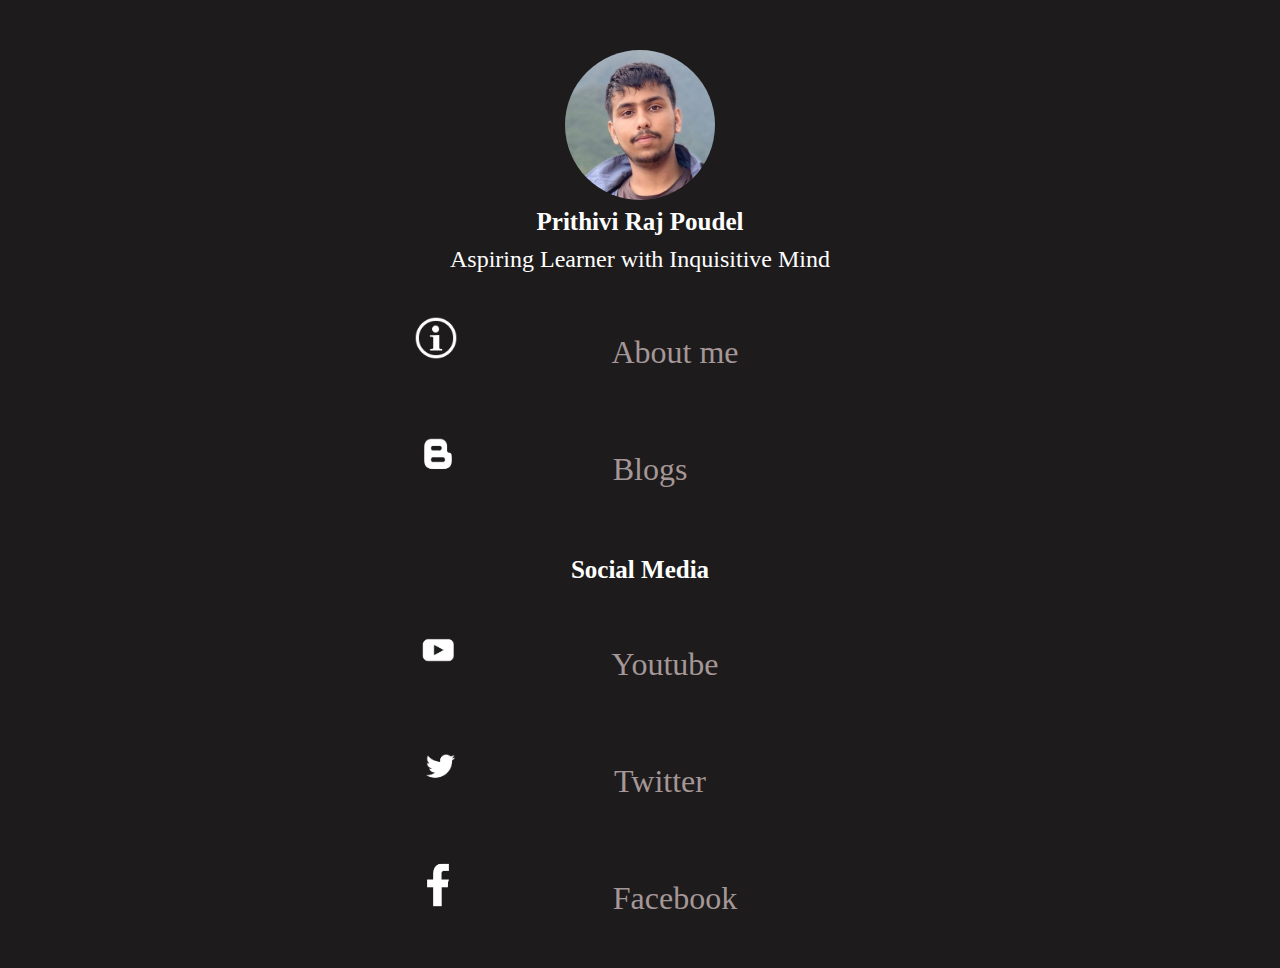
<file: index.html>
<!DOCTYPE html>
<html>
<head>
  <title>Guffadi</title>
  <link rel="stylesheet" href="style.css">
</head>
<body style="background-color: #1d1b1b;">
  <div class="container">
    <div class="image-container">
      <img src="pic.jpg" alt="Your Image Description">
    </div>
    <div class="handwritten-text">
      <p style="font-size: 25px" class="bordered-heading"><b>Prithivi Raj Poudel</b></p>
      <p style="font-size: 1.5em; color: #ffffff; margin-top: -15px">Aspiring Learner with Inquisitive Mind</p>
    </div>
  </div>
  <div class="text-box" style="margin-right: 180px;">
    <p style="font-size: 2em; margin-top: -15px;"><img src="about.png" class="image-size" style="margin-left: 50px;">About me</p>
  </div>
  <div class="text-box" style="margin-right: 230px;">
    <p style="font-size: 2em; margin-top: -15px;"><a href="blogs.html"><img src="Blog.png" class="image-size" style="margin-left: 50px;">Blogs</a></p>
  </div>
  <div class="handwritten-text">
    <p style="font-size: 25px" class="socials"><b>Social Media</b></p>
  </div>
  <div class="text-box" style="margin-right: 200px;" >
    <p style="font-size: 2em; margin-top: -15px;"><a href="https://www.youtube.com/@raj_prithzz/featured"><img src="youtube.png" class="image-size" style="margin-left: 50px;">Youtube</a></p>
  </div>
  <div class="text-box" style="margin-right:210px;">
    <p style="font-size: 2em; margin-top: -15px;"><a href="https://x.com/Raj_Prithzz"><img src="twitter.png" class="image-size" style="margin-left: 50px;">Twitter</a></p>
  </div>
  <div class="text-box" style="margin-right: 180px;">
    <p style="font-size: 2em; margin-top: -15px;"><img src="facebook.png" class="image-size" style="margin-left: 50px;">Facebook</p>
  </div>
</body>
</html>
</file>
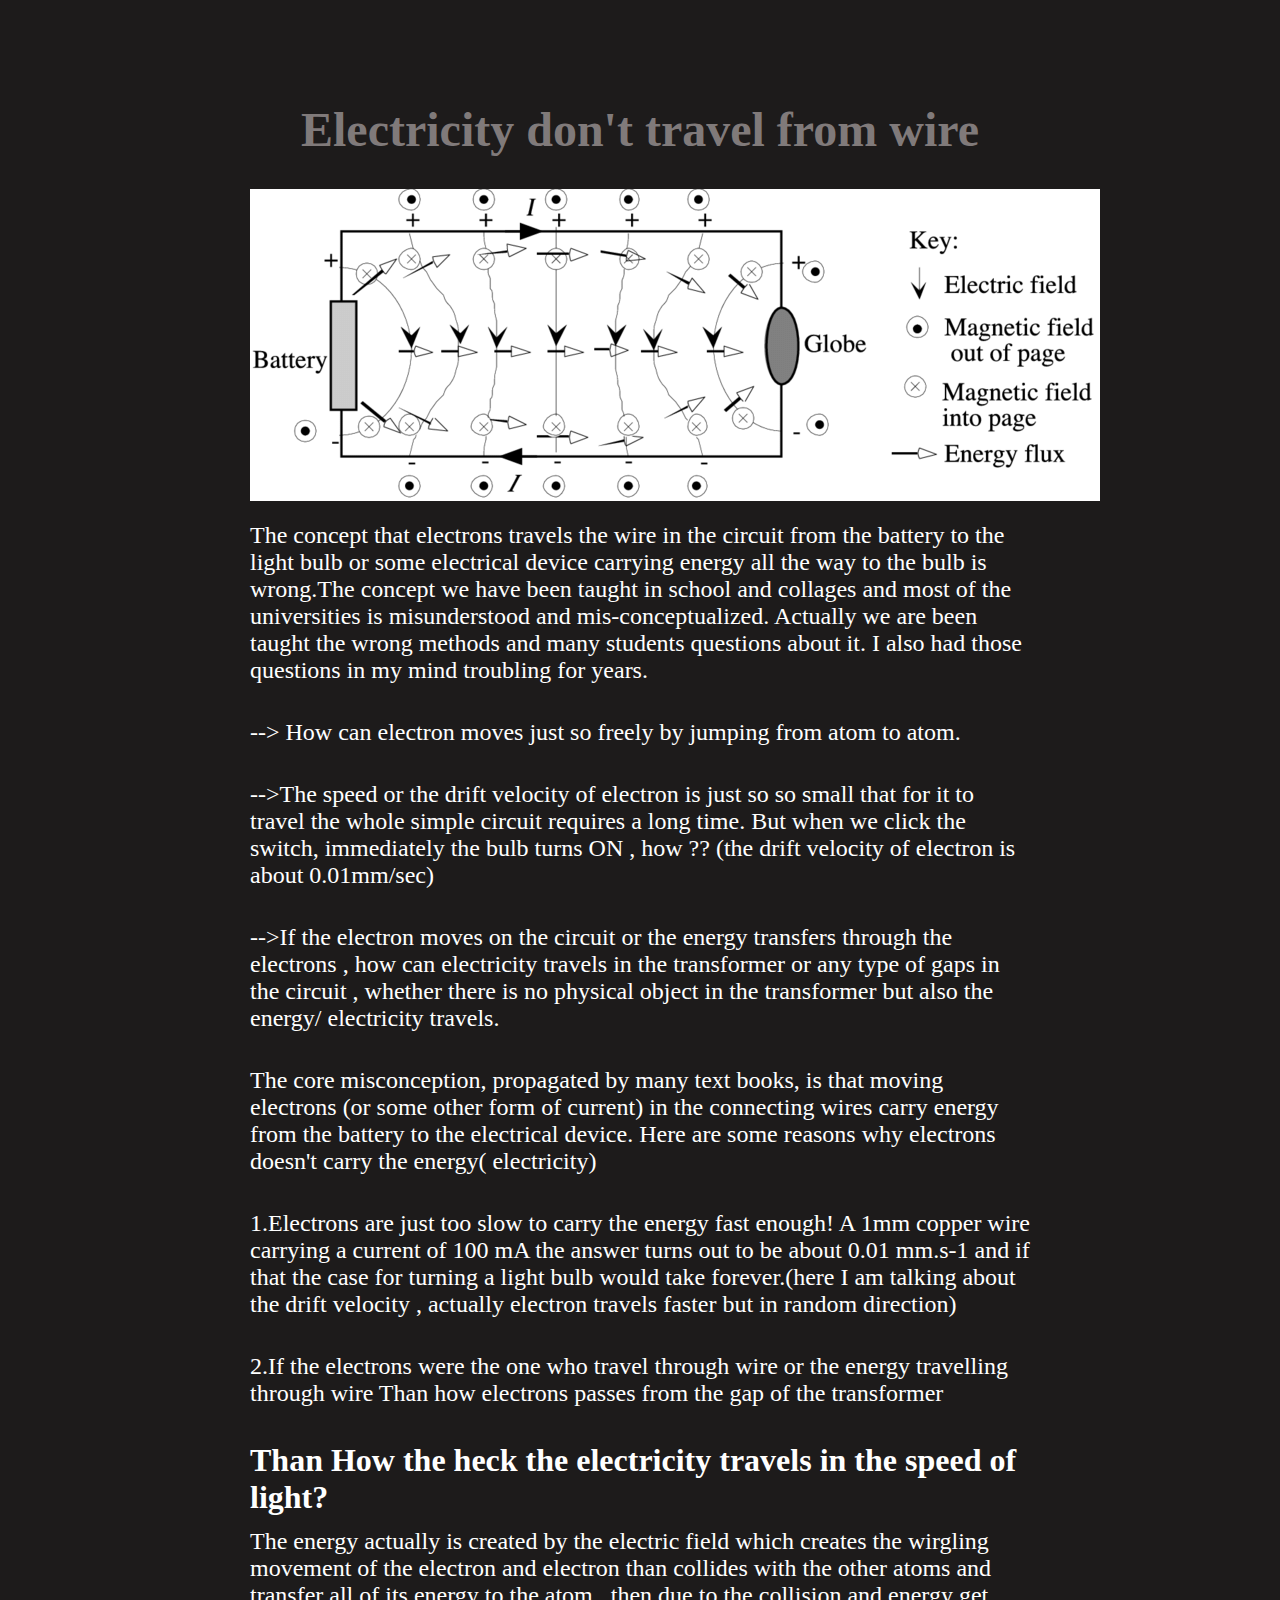
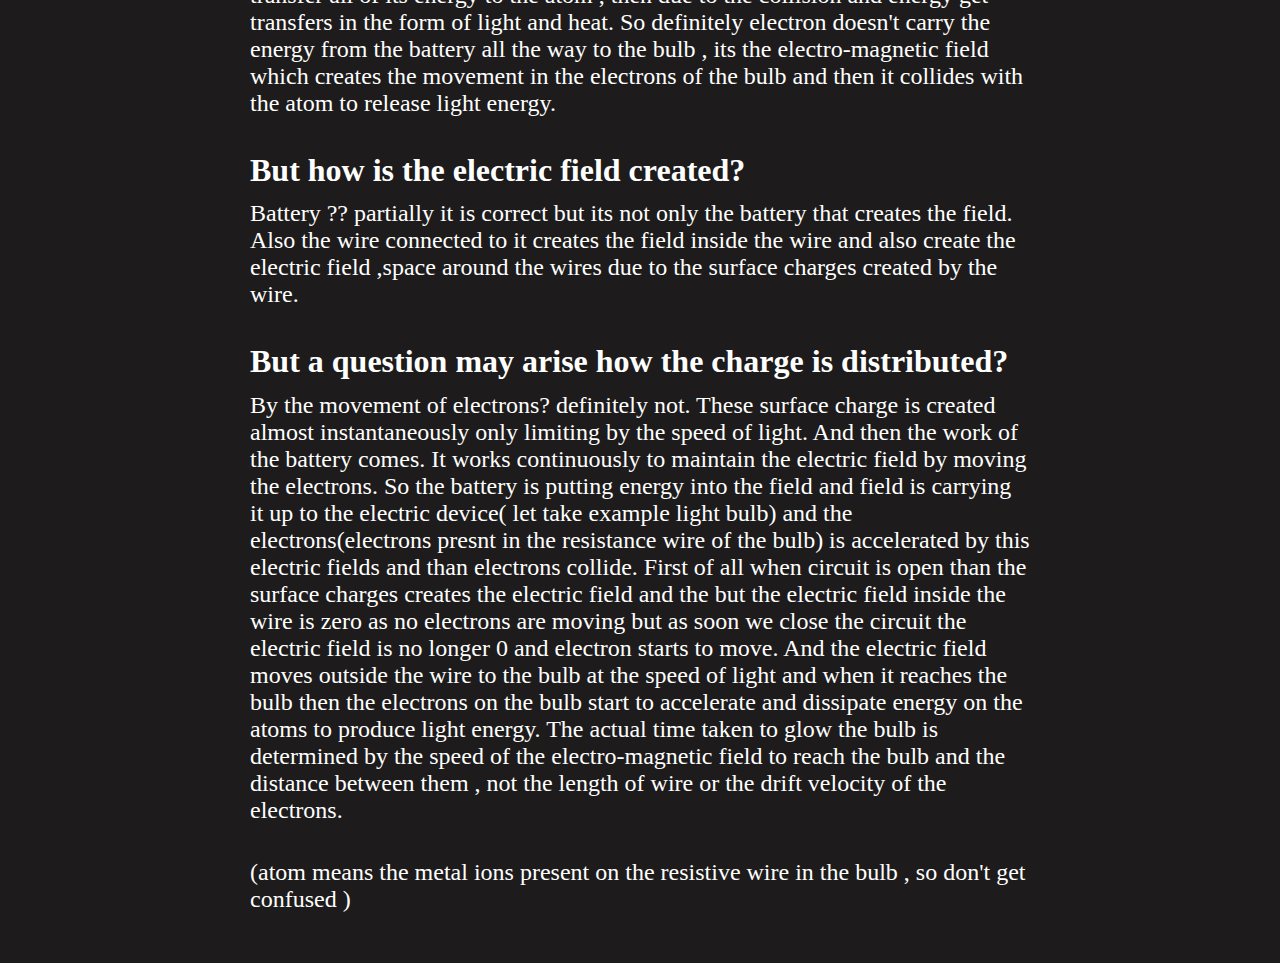
<file: 1.html>
<html>
<head>
  <link rel="stylesheet" href="blog.css">
</head>
<body style="background-color: #1d1b1b;"></body>
  <div class="container">
    <h1 class="header">Electricity don't travel from wire </h1>
    <div style="text-align: center;"><img src="elec.png" alt="Image"></div><br><br>
    <p>The concept that electrons travels the wire in the circuit from the battery to the light bulb or some electrical device carrying energy all the way to the bulb is wrong.The concept we have been taught in school and collages and most of the universities is misunderstood and mis-conceptualized. Actually we are been taught the wrong methods and many students questions about it. I also had those questions in my mind troubling for years.</p>
<p>--> How can electron moves just so freely by jumping from atom to atom. </p>
<p>-->The speed or the drift velocity of electron is just so so small that for it to travel the whole simple circuit requires a long time. But when we click the switch, immediately the bulb turns ON , how ?? (the drift velocity of electron is about 0.01mm/sec)</p>
<p>-->If the electron moves on the circuit or the energy transfers through the electrons , how can electricity travels in the transformer or any type of gaps in the circuit , whether there is no physical object in the transformer but also the energy/ electricity travels.</p>

<p>The core misconception, propagated by many text books, is that moving electrons (or some other form of current) in the connecting wires carry energy from the battery to the electrical device. Here are some reasons why electrons doesn't carry the energy( electricity) </p>
<p>1.Electrons are just too slow to carry the energy fast enough! A 1mm copper wire carrying a current of 100 mA the answer turns out to be about 0.01 mm.s-1 and if that the case for turning a light bulb would take forever.(here I am talking about the drift velocity , actually electron travels faster but in random direction)</p>
<p>2.If the electrons were the one who travel through wire or the energy travelling through wire Than how electrons passes from the gap of the transformer</p>
<h2>Than How the heck the electricity travels in the speed of light? </h2>
<p>The energy actually is created by the electric field which creates the wirgling movement of the electron and electron than collides with the other atoms and transfer all of its energy to the atom , then due to the collision and energy get transfers in the form of light and heat. So definitely electron doesn't carry the energy from the battery all the way to the bulb , its the electro-magnetic field which creates the movement in the electrons of the bulb and then it collides with the atom to release light energy.</p>
<h2>But how is the electric field created?</h2>
<p>Battery ?? partially it is correct but its not only the battery that creates the field. Also the wire connected to it creates the field inside the wire and also create the electric field ,space around the wires due to the surface charges created by the wire. </p>
<h2>But a question may arise how the charge is distributed?</h2>
<p>By the movement of electrons? definitely not. These surface charge is created almost instantaneously only limiting by the speed of light. And then the work of the battery comes. It works continuously to maintain the electric field by moving the electrons. So the battery is putting energy into the field and field is carrying it up to the electric device( let take example light bulb) and the electrons(electrons presnt in the resistance wire of the bulb) is accelerated by this electric fields and than electrons collide. 
First of all when circuit is open than the surface charges creates the electric field and the but the electric field inside the wire is zero as no electrons are moving but as soon we close the circuit the electric field is no longer 0 and electron starts to move. And the electric field moves outside the wire to the bulb at the speed of light and when it reaches the bulb then the electrons on the bulb start to accelerate and dissipate energy on the atoms to produce light energy. The actual time taken to glow the bulb is determined by the speed of the electro-magnetic field to reach the bulb and the distance between them , not the length of wire or the drift velocity of the electrons. </p>
<p>(atom means the metal ions present on the resistive wire in the bulb , so don't get confused )</p>
</div>
</body>
</html>
</file>
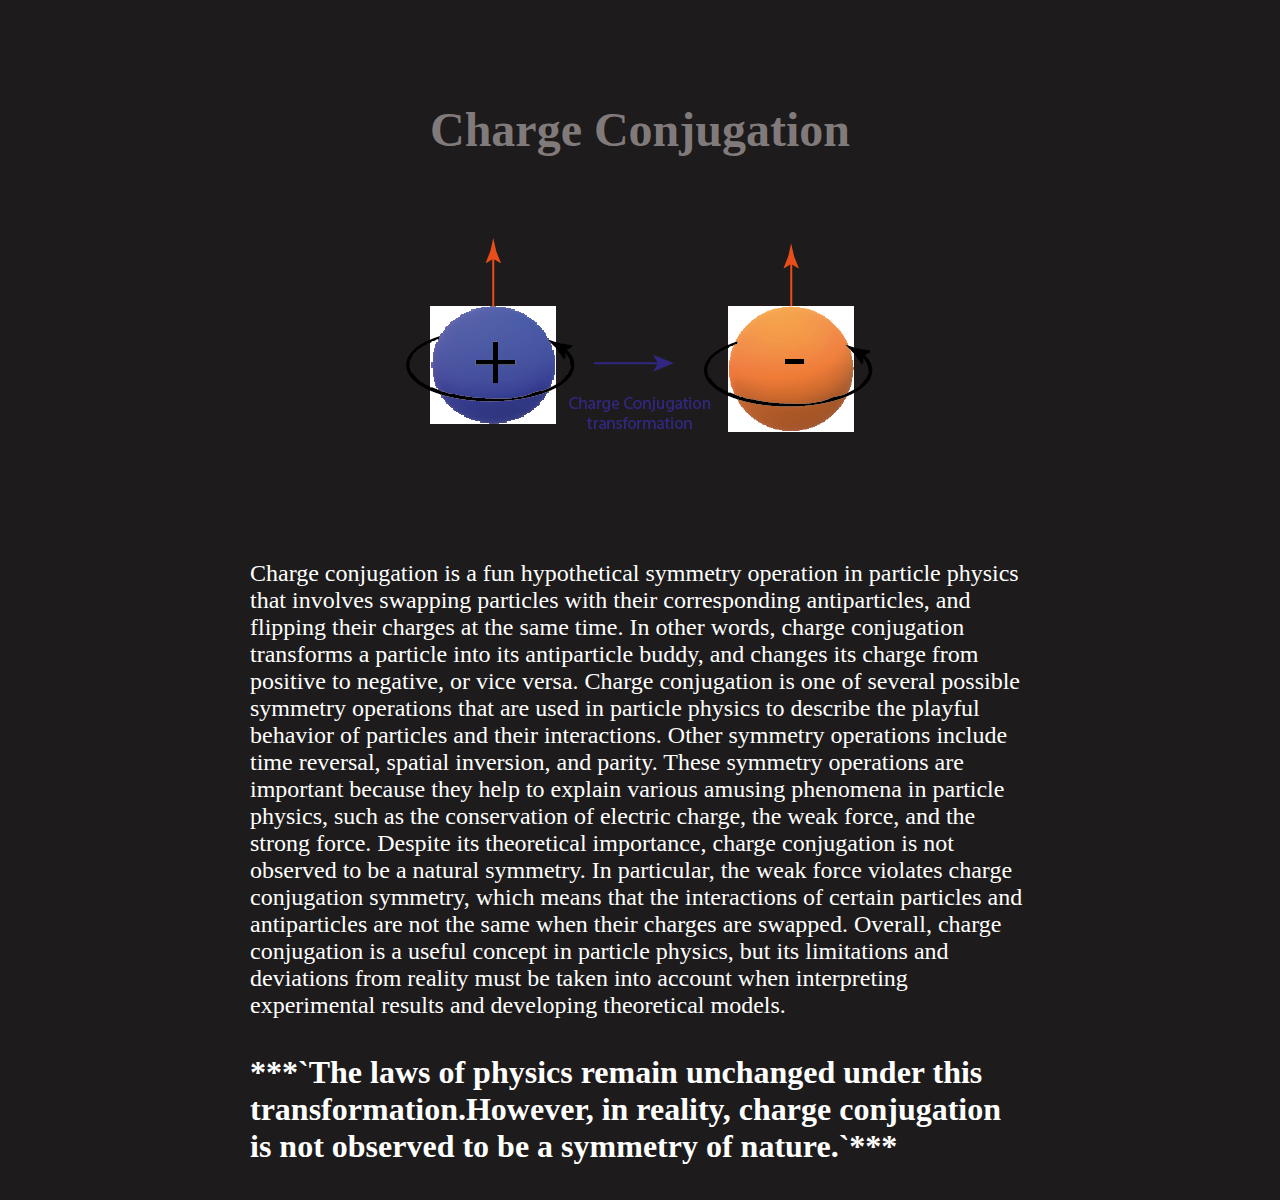
<file: 2.html>
<html>
<head>
  <link rel="stylesheet" href="blog.css">
</head>
<body style="background-color: #1d1b1b;"></body>
  <div class="container">
    <h1 class="header">Charge Conjugation</h1>
    <div style="text-align: center;"><img src="charge.png" alt="Image"></div><br><br>
     <p>

Charge conjugation is a fun hypothetical symmetry operation in particle physics that involves swapping particles with their corresponding antiparticles, and flipping their charges at the same time. In other words, charge conjugation transforms a particle into its antiparticle buddy, and changes its charge from positive to negative, or vice versa.

Charge conjugation is one of several possible symmetry operations that are used in particle physics to describe the playful behavior of particles and their interactions. Other symmetry operations include time reversal, spatial inversion, and parity. These symmetry operations are important because they help to explain various amusing phenomena in particle physics, such as the conservation of electric charge, the weak force, and the strong force.

Despite its theoretical importance, charge conjugation is not observed to be a natural symmetry. In particular, the weak force violates charge conjugation symmetry, which means that the interactions of certain particles and antiparticles are not the same when their charges are swapped.

Overall, charge conjugation is a useful concept in particle physics, but its limitations and deviations from reality must be taken into account when interpreting experimental results and developing theoretical models.

<h2>***`The laws of physics remain unchanged under this transformation.However, in reality, charge conjugation is not observed to be a symmetry of nature.`***</h2></p>
</div>
</body>
</html>
</file>
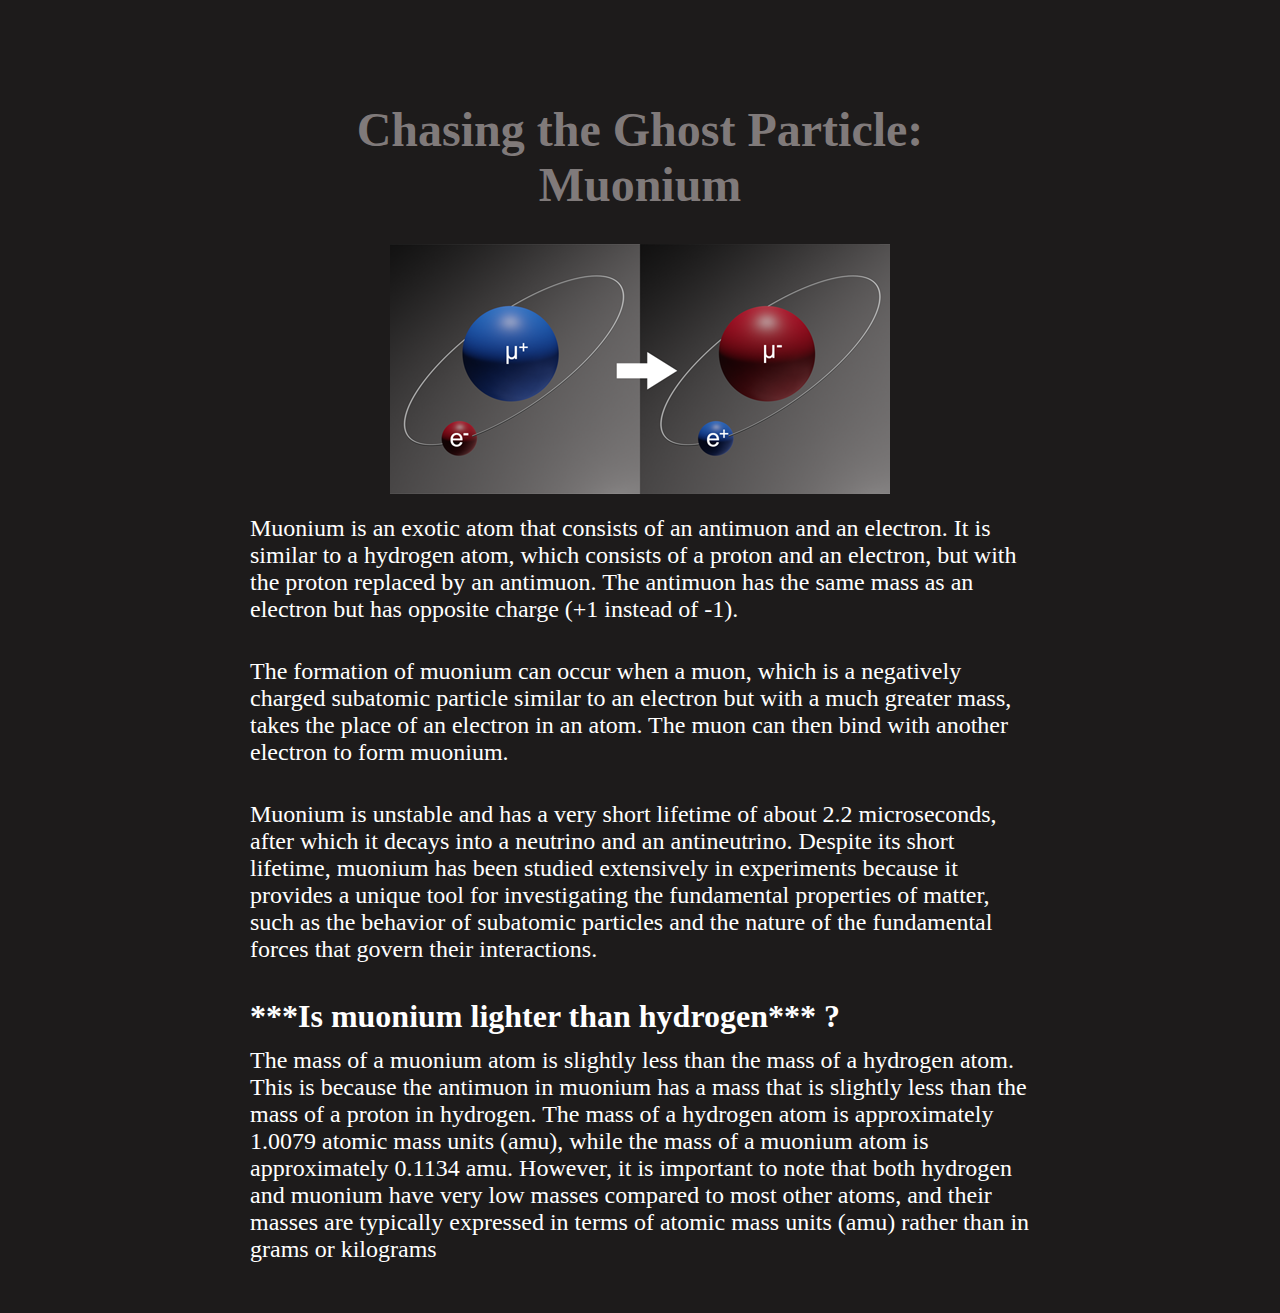
<file: 3.html>
<html>
<head>
  <link rel="stylesheet" href="blog.css">
</head>
<body style="background-color: #1d1b1b;"></body>
  <div class="container">
    <h1 class="header">Chasing the Ghost Particle: Muonium</h1>
    <div style="text-align: center;"><img src="muonium.png" alt="Image"></div><br><br>
    <p>Muonium is an exotic atom that consists of an antimuon and an electron. It is similar to a hydrogen atom, which consists of a proton and an electron, but with the proton replaced by an antimuon. The antimuon has the same mass as an electron but has opposite charge (+1 instead of -1).</p>

<p>The formation of muonium can occur when a muon, which is a negatively charged subatomic particle similar to an electron but with a much greater mass, takes the place of an electron in an atom. The muon can then bind with another electron to form muonium.</p>

<p>Muonium is unstable and has a very short lifetime of about 2.2 microseconds, after which it decays into a neutrino and an antineutrino. Despite its short lifetime, muonium has been studied extensively in experiments because it provides a unique tool for investigating the fundamental properties of matter, such as the behavior of subatomic particles and the nature of the fundamental forces that govern their interactions.</p>

<h2>***Is muonium lighter than hydrogen*** ?</h2>

<p>The mass of a muonium atom is slightly less than the mass of a hydrogen atom. This is because the antimuon in muonium has a mass that is slightly less than the mass of a proton in hydrogen. The mass of a hydrogen atom is approximately 1.0079 atomic mass units (amu), while the mass of a muonium atom is approximately 0.1134 amu. However, it is important to note that both hydrogen and muonium have very low masses compared to most other atoms, and their masses are typically expressed in terms of atomic mass units (amu) rather than in grams or kilograms</p>
</div>
</body>
</html>
</file>
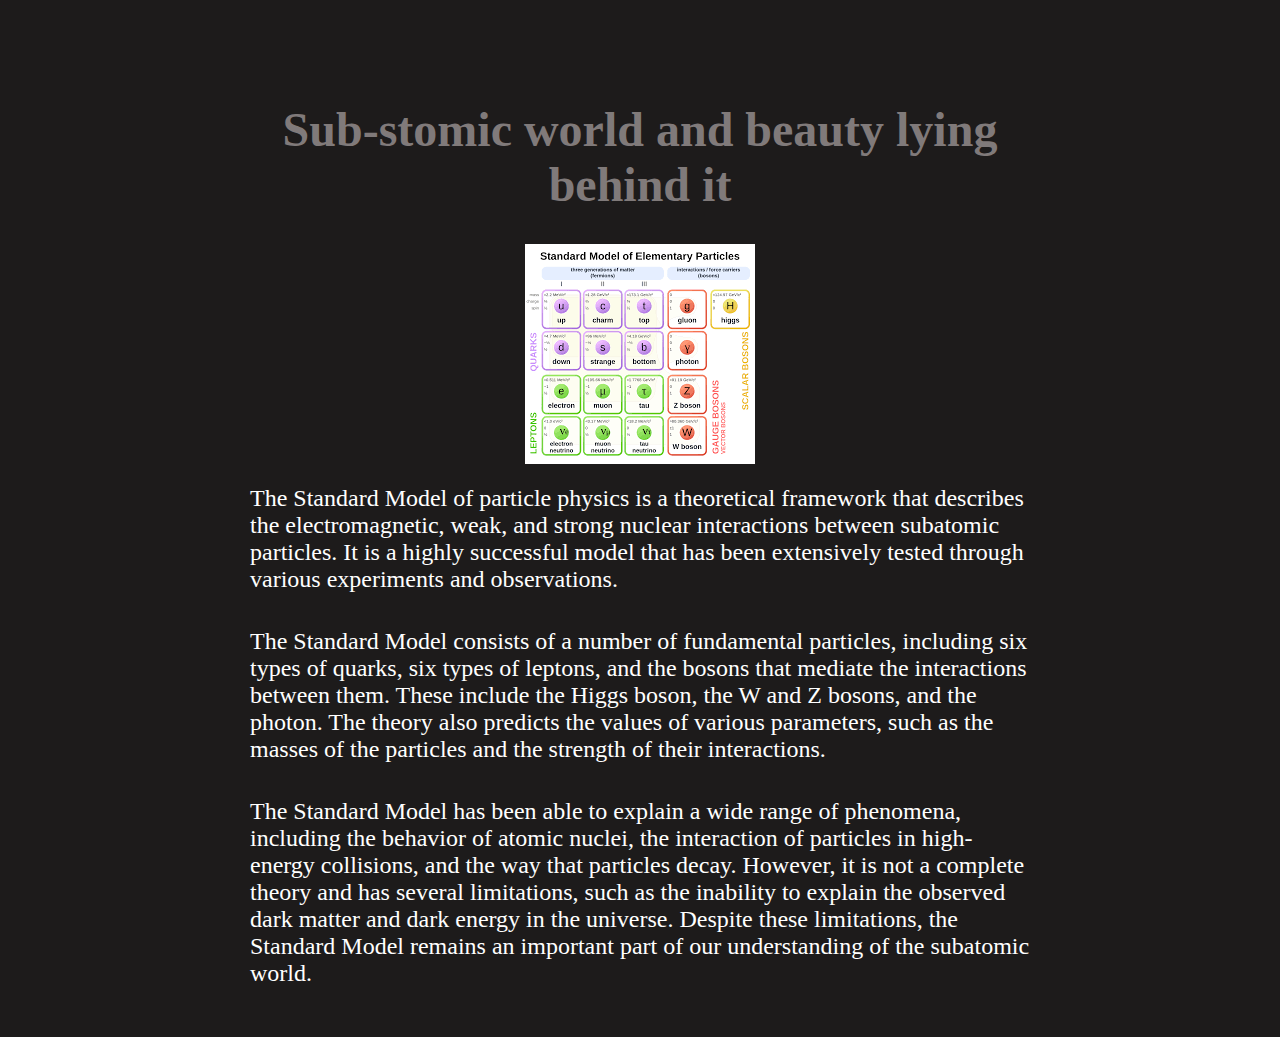
<file: 4.html>
<html>
<head>
  <link rel="stylesheet" href="blog.css">
</head>
<body style="background-color: #1d1b1b;"></body>
  <div class="container">
    <h1 class="header">Sub-stomic world and beauty lying behind it</h1>
    <div style="text-align: center;"><img src="Standard_model.png" alt="Image"></div><br><br>
    <p>The Standard Model of particle physics is a theoretical framework that describes the electromagnetic, weak, and strong nuclear interactions between subatomic particles. It is a highly successful model that has been extensively tested through various experiments and observations.</p>

<p>The Standard Model consists of a number of fundamental particles, including six types of quarks, six types of leptons, and the bosons that mediate the interactions between them. These include the Higgs boson, the W and Z bosons, and the photon. The theory also predicts the values of various parameters, such as the masses of the particles and the strength of their interactions.</p>

<p>The Standard Model has been able to explain a wide range of phenomena, including the behavior of atomic nuclei, the interaction of particles in high-energy collisions, and the way that particles decay. However, it is not a complete theory and has several limitations, such as the inability to explain the observed dark matter and dark energy in the universe. Despite these limitations, the Standard Model remains an important part of our understanding of the subatomic world.</p>
</div>
</body>
</html>
</file>
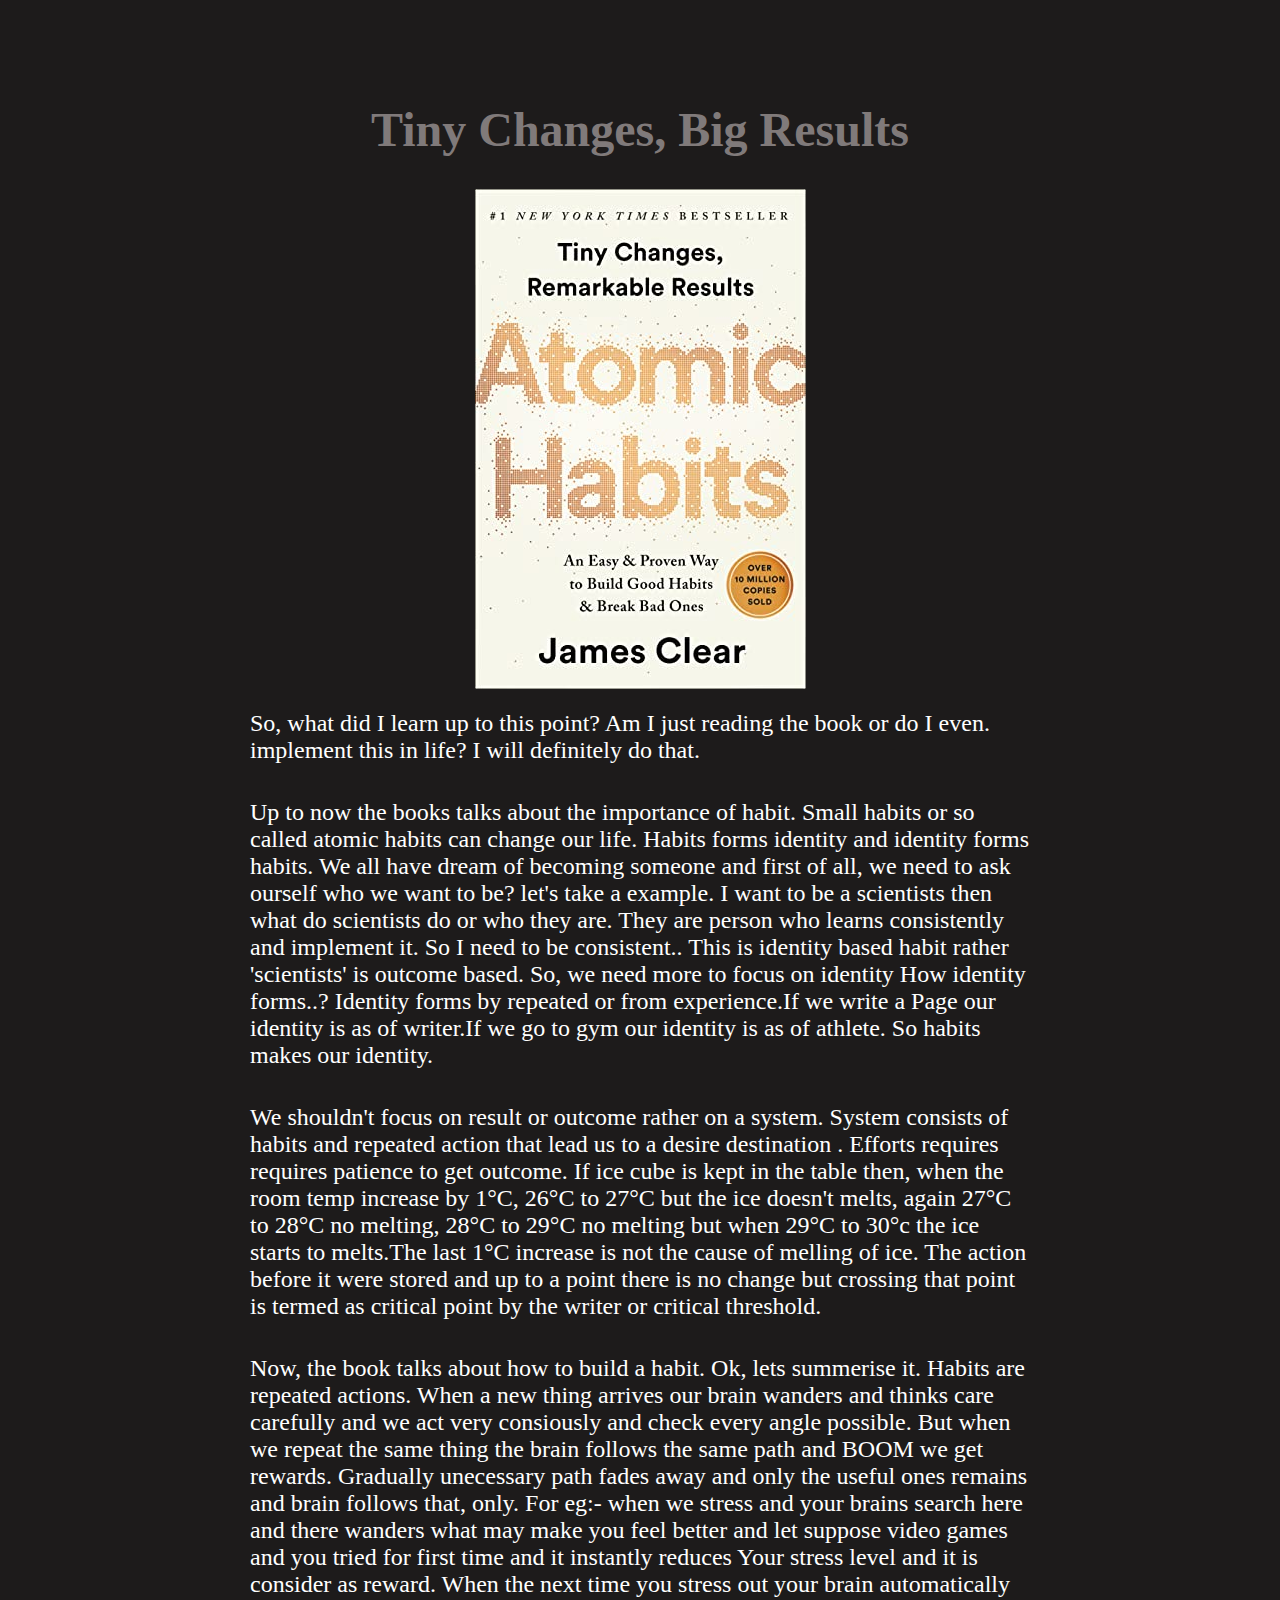
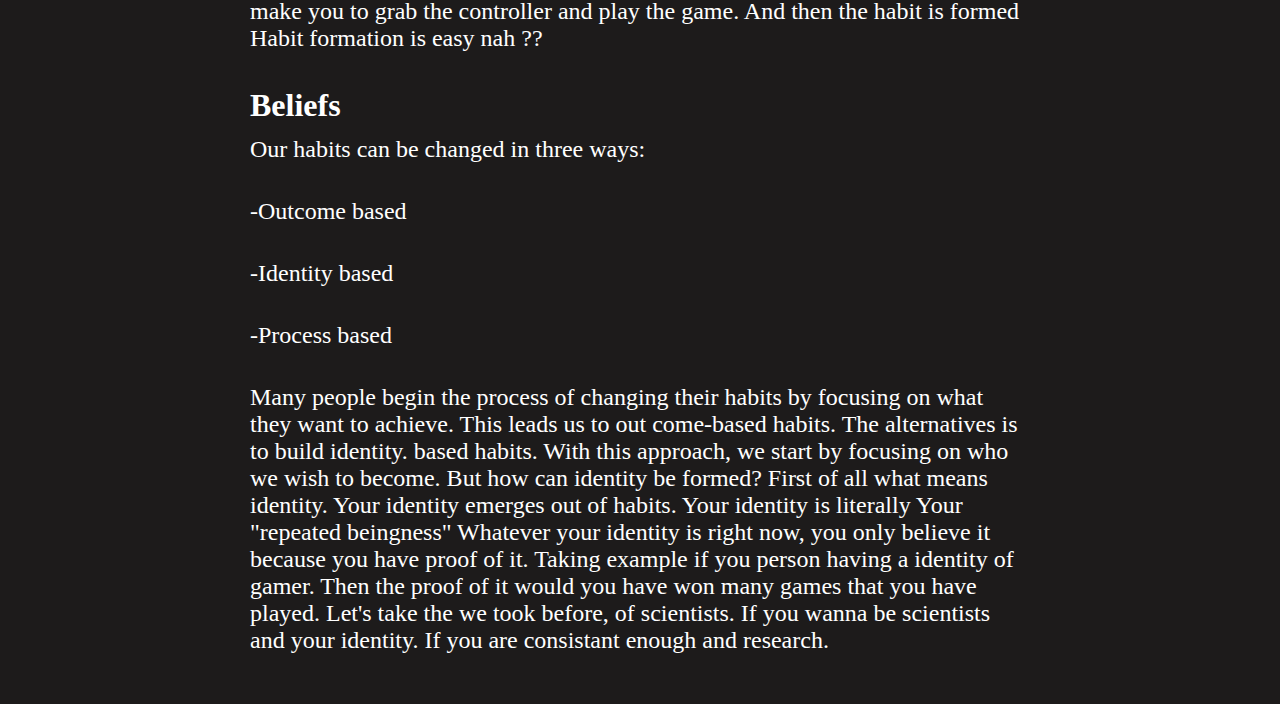
<file: 5.html>
<html>
<head>
  <link rel="stylesheet" href="blog.css">
</head>
<body style="background-color: #1d1b1b;"></body>
  <div class="container">
    <h1 class="header">Tiny Changes, Big Results</h1>
    <div style="text-align: center;"><img src="atomic_habits.jpg" alt="Image"></div><br><br>
    <p>So, what did I learn up to this point? Am I just reading the book or do I even. implement this in life? I will definitely do that.</p>
     <p>Up to now the books talks about the importance of habit. Small habits or so called atomic habits can change our life. Habits forms identity and identity forms habits. We all have dream of becoming someone and first of all, we need to ask ourself who we want to be? let's take a example. I want to be a scientists then what do scientists do or who they are. They are person who learns consistently and  implement it. So I need to be consistent..
     This is identity based habit rather 'scientists' is outcome based. So, we need more to focus on identity How identity forms..? Identity forms by repeated or from experience.If we write a Page our identity is as of writer.If we go to gym our identity is as of athlete. So habits makes our identity.</p>
    <p>We shouldn't focus on result or outcome rather on a system. System consists of habits and repeated action that lead us to a desire destination . 
    Efforts requires requires patience to get outcome. If ice cube is kept in the table then, when the room temp increase by 1°C, 26°C to 27°C but the ice doesn't melts, again 27°C to 28°C no melting, 28°C to 29°C no melting but when 29°C to 30°c the ice starts to melts.The last 1°C increase is not the cause of melling of ice. The action before it were stored and up to a point there is no change  but crossing that point is termed as critical point by the writer or critical threshold.</p>
    <p>Now, the book talks about how to build a habit. Ok, lets summerise it. Habits are
   repeated actions. When a new thing arrives our brain wanders and thinks care carefully and we act very consiously and check every angle possible. But when we repeat the same thing the brain follows the same path and BOOM we get rewards. Gradually unecessary path fades away and only the useful ones remains and brain follows that, only. For eg:- when we stress and your brains search here and there
  wanders what may make you feel better and let suppose video games and you tried for first time and it instantly reduces Your stress level and it is consider as
   reward. When the next time you stress out your brain automatically make you to grab the controller and play the game. And then the habit is formed
   Habit formation is easy nah ??</p>
   <h2>Beliefs</h2>
   <p>Our habits can be changed in three ways:</p>
   <p>-Outcome based</p>
<p>-Identity based</p> 
<p>-Process based</p>
<p>Many people begin the process of changing  their habits by focusing on what they want to achieve. This leads us to out come-based habits. The alternatives is to build identity. based habits. With this approach, we start by focusing on who we wish to become.

But how can identity be formed? First of all what means identity. Your identity emerges out of habits. Your identity is literally Your "repeated beingness" Whatever your identity is right now, you only believe it because you have proof of it.
Taking example if you person having a identity of gamer. Then the proof of it would you have won many games that you have played. Let's take the we took before, of scientists. If you wanna be scientists and your identity. If you are consistant enough and research.</p>
</div>
</body>
</html>
</file>
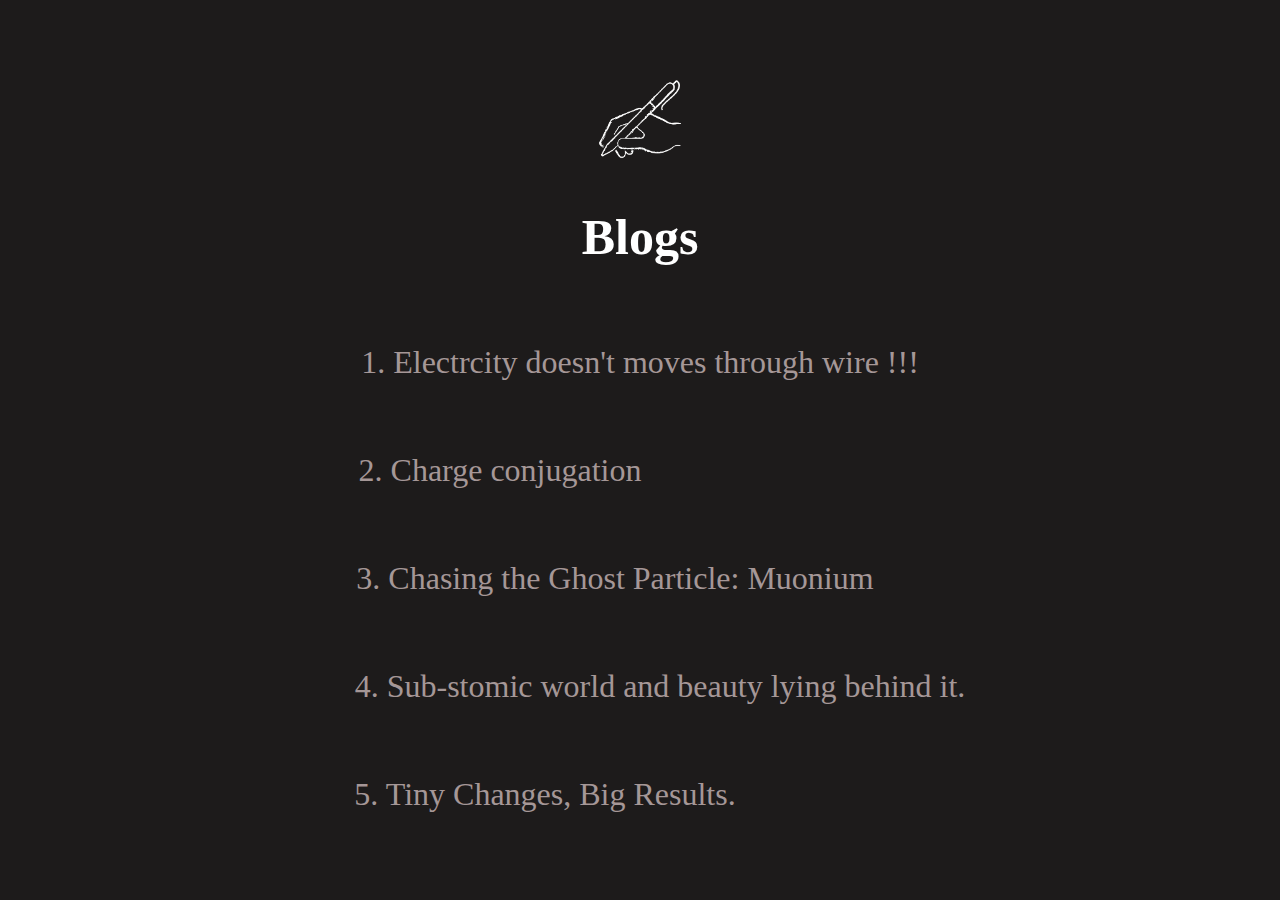
<file: blogs.html>
<!DOCTYPE html>
<html>
<head>
  <title>Blogs</title>
  <link rel="stylesheet" href="blogs.css">
</head>
<body style="background-color: #1d1b1b;">
  <div class="container">
    <div class="image-container">
      <img src="handwriting.png" alt="Your Image Description">
    </div>
    <div class="handwritten-text">
      <p style="font-size: 50px" class="bordered-heading"><b>Blogs</b></p>
    </div>
    <a href="1.html"><div class="text-box">
      <p style="font-size: 2em;">1. Electrcity doesn't moves through wire !!!</p>
    </div></a>
    <div class="text-box"><a href="2.html">
      <p style="font-size: 2em; margin-right: 280px;">2. Charge conjugation</p>
    </div></a>
    <div class="text-box"><a href="3.html">
      <p style="font-size: 2em; margin-right: 50px;">3. Chasing the Ghost Particle: Muonium</p>
    </div></a>
    <div class="text-box"><a href="4.html">
      <p style="font-size: 2em; margin-right: -40px;">4. Sub-stomic world and beauty lying behind it.</p>
    </div></a>
    <div class="text-box"><a href="5.html">
      <p style="font-size: 2em; margin-right: 190px;">5. Tiny Changes, Big Results.</p>
    </div></a>
    </body>
    </html>
</body>
</html>
</file>
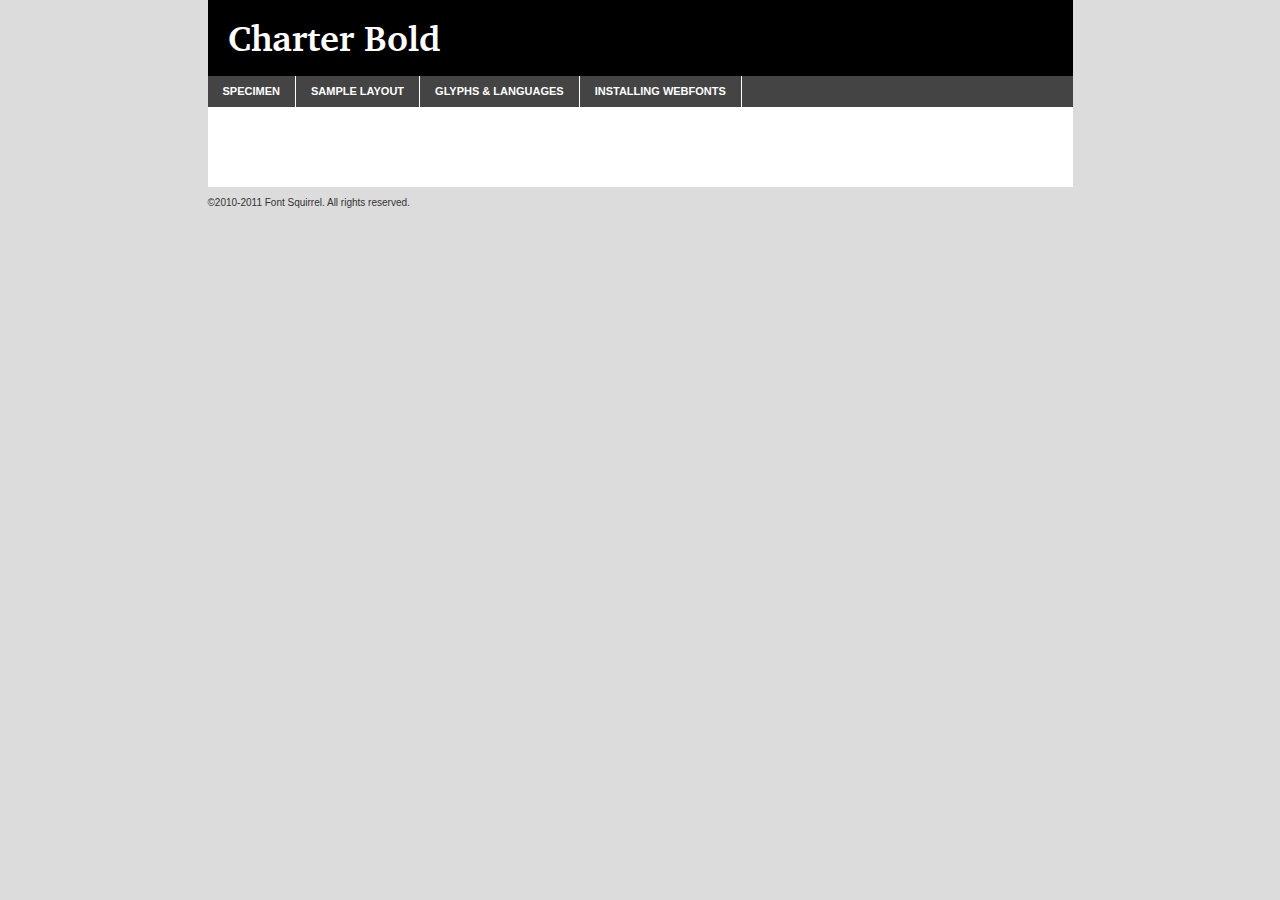
<file: charter/charter/webfonts/charter_bold-demo.html>
<!DOCTYPE html PUBLIC "-//W3C//DTD XHTML 1.0 Transitional//EN"
	"http://www.w3.org/TR/xhtml1/DTD/xhtml1-transitional.dtd">

<html xmlns="http://www.w3.org/1999/xhtml" xml:lang="en" lang="en">
<head>
	<meta http-equiv="Content-Type" content="text/html; charset=utf-8" />
	<script src="http://ajax.googleapis.com/ajax/libs/jquery/1.7.2/jquery.min.js" type="text/javascript" charset="utf-8"></script>
	<script src="specimen_files/easytabs.js" type="text/javascript" charset="utf-8"></script>
	<link rel="stylesheet" href="specimen_files/specimen_stylesheet.css" type="text/css" charset="utf-8" />
	<link rel="stylesheet" href="stylesheet.css" type="text/css" charset="utf-8" />

	<style type="text/css">
					body{
				font-family: 'charterbold';
							}
		</style>

	<title>Charter Bold Specimen</title>
	
	
	<script type="text/javascript" charset="utf-8">
		$(document).ready(function() {
			$('#container').easyTabs({defaultContent:1});
		});
	</script>
</head>

<body>
<div id="container">
	<div id="header">
		Charter Bold	</div>
	<ul class="tabs">
		<li><a href="#specimen">Specimen</a></li>
		<li><a href="#layout">Sample Layout</a></li>
				<li><a href="#glyphs">Glyphs &amp; Languages</a></li>
		<li><a href="#installing">Installing Webfonts</a></li>
		
	</ul>
	
	<div id="main_content">

		
			<div id="specimen">
		
				<div class="section">
					<div class="grid12 firstcol">
						<div class="huge">AaBb</div>
					</div>
				</div>
		
				<div class="section">
					<div class="glyph_range">A&#x200B;B&#x200b;C&#x200b;D&#x200b;E&#x200b;F&#x200b;G&#x200b;H&#x200b;I&#x200b;J&#x200b;K&#x200b;L&#x200b;M&#x200b;N&#x200b;O&#x200b;P&#x200b;Q&#x200b;R&#x200b;S&#x200b;T&#x200b;U&#x200b;V&#x200b;W&#x200b;X&#x200b;Y&#x200b;Z&#x200b;a&#x200b;b&#x200b;c&#x200b;d&#x200b;e&#x200b;f&#x200b;g&#x200b;h&#x200b;i&#x200b;j&#x200b;k&#x200b;l&#x200b;m&#x200b;n&#x200b;o&#x200b;p&#x200b;q&#x200b;r&#x200b;s&#x200b;t&#x200b;u&#x200b;v&#x200b;w&#x200b;x&#x200b;y&#x200b;z&#x200b;1&#x200b;2&#x200b;3&#x200b;4&#x200b;5&#x200b;6&#x200b;7&#x200b;8&#x200b;9&#x200b;0&#x200b;&amp;&#x200b;.&#x200b;,&#x200b;?&#x200b;!&#x200b;&#64;&#x200b;(&#x200b;)&#x200b;#&#x200b;$&#x200b;%&#x200b;*&#x200b;+&#x200b;-&#x200b;=&#x200b;:&#x200b;;</div>
				</div>
				<div class="section">
					<div class="grid12 firstcol">
						<table class="sample_table">
							<tr><td>10</td><td class="size10">abcdefghijklmnopqrstuvwxyzABCDEFGHIJKLMNOPQRSTUVWXYZ0123456789abcdefghijklmnopqrstuvwxyzABCDEFGHIJKLMNOPQRSTUVWXYZ0123456789abcdefghijklmnopqrstuvwxyzABCDEFGHIJKLMNOPQRSTUVWXYZ</td></tr>
							<tr><td>11</td><td class="size11">abcdefghijklmnopqrstuvwxyzABCDEFGHIJKLMNOPQRSTUVWXYZ0123456789abcdefghijklmnopqrstuvwxyzABCDEFGHIJKLMNOPQRSTUVWXYZ0123456789abcdefghijklmnopqrstuvwxyzABCDEFGHIJKLMNOPQRSTUVWXYZ</td></tr>
							<tr><td>12</td><td class="size12">abcdefghijklmnopqrstuvwxyzABCDEFGHIJKLMNOPQRSTUVWXYZ0123456789abcdefghijklmnopqrstuvwxyzABCDEFGHIJKLMNOPQRSTUVWXYZ0123456789abcdefghijklmnopqrstuvwxyzABCDEFGHIJKLMNOPQRSTUVWXYZ</td></tr>
							<tr><td>13</td><td class="size13">abcdefghijklmnopqrstuvwxyzABCDEFGHIJKLMNOPQRSTUVWXYZ0123456789abcdefghijklmnopqrstuvwxyzABCDEFGHIJKLMNOPQRSTUVWXYZ0123456789abcdefghijklmnopqrstuvwxyzABCDEFGHIJKLMNOPQRSTUVWXYZ</td></tr>
							<tr><td>14</td><td class="size14">abcdefghijklmnopqrstuvwxyzABCDEFGHIJKLMNOPQRSTUVWXYZ0123456789abcdefghijklmnopqrstuvwxyzABCDEFGHIJKLMNOPQRSTUVWXYZ0123456789abcdefghijklmnopqrstuvwxyzABCDEFGHIJKLMNOPQRSTUVWXYZ</td></tr>
							<tr><td>16</td><td class="size16">abcdefghijklmnopqrstuvwxyzABCDEFGHIJKLMNOPQRSTUVWXYZ0123456789abcdefghijklmnopqrstuvwxyzABCDEFGHIJKLMNOPQRSTUVWXYZ</td></tr>
							<tr><td>18</td><td class="size18">abcdefghijklmnopqrstuvwxyzABCDEFGHIJKLMNOPQRSTUVWXYZ0123456789abcdefghijklmnopqrstuvwxyzABCDEFGHIJKLMNOPQRSTUVWXYZ</td></tr>
							<tr><td>20</td><td class="size20">abcdefghijklmnopqrstuvwxyzABCDEFGHIJKLMNOPQRSTUVWXYZ0123456789abcdefghijklmnopqrstuvwxyzABCDEFGHIJKLMNOPQRSTUVWXYZ</td></tr>
							<tr><td>24</td><td class="size24">abcdefghijklmnopqrstuvwxyzABCDEFGHIJKLMNOPQRSTUVWXYZ0123456789abcdefghijklmnopqrstuvwxyzABCDEFGHIJKLMNOPQRSTUVWXYZ</td></tr>
							<tr><td>30</td><td class="size30">abcdefghijklmnopqrstuvwxyzABCDEFGHIJKLMNOPQRSTUVWXYZ0123456789abcdefghijklmnopqrstuvwxyzABCDEFGHIJKLMNOPQRSTUVWXYZ</td></tr>
							<tr><td>36</td><td class="size36">abcdefghijklmnopqrstuvwxyzABCDEFGHIJKLMNOPQRSTUVWXYZ0123456789abcdefghijklmnopqrstuvwxyzABCDEFGHIJKLMNOPQRSTUVWXYZ</td></tr>
							<tr><td>48</td><td class="size48">abcdefghijklmnopqrstuvwxyzABCDEFGHIJKLMNOPQRSTUVWXYZ0123456789abcdefghijklmnopqrstuvwxyzABCDEFGHIJKLMNOPQRSTUVWXYZ</td></tr>
							<tr><td>60</td><td class="size60">abcdefghijklmnopqrstuvwxyzABCDEFGHIJKLMNOPQRSTUVWXYZ0123456789abcdefghijklmnopqrstuvwxyzABCDEFGHIJKLMNOPQRSTUVWXYZ</td></tr>
							<tr><td>72</td><td class="size72">abcdefghijklmnopqrstuvwxyzABCDEFGHIJKLMNOPQRSTUVWXYZ0123456789abcdefghijklmnopqrstuvwxyzABCDEFGHIJKLMNOPQRSTUVWXYZ</td></tr>
							<tr><td>90</td><td class="size90">abcdefghijklmnopqrstuvwxyzABCDEFGHIJKLMNOPQRSTUVWXYZ0123456789abcdefghijklmnopqrstuvwxyzABCDEFGHIJKLMNOPQRSTUVWXYZ</td></tr>
						</table>
				
					</div>
			
				</div>
		
		
		
								<div class="section" id="bodycomparison">


										<div id="xheight">
				<div class="fontbody">&#xE000;&#xE000;&#xE000;&#xE000;&#xE000;&#xE000;&#xE000;&#xE000;&#xE000;&#xE000;&#xE000;&#xE000;&#xE000;&#xE000;&#xE000;&#xE000;&#xE000;&#xE000;&#xE000;&#xE000;&#xE000;&#xE000;&#xE000;&#xE000;&#xE000;&#xE000;&#xE000;&#xE000;&#xE000;&#xE000;&#xE000;&#xE000;&#xE000;&#xE000;&#xE000;&#xE000;&#xE000;&#xE000;&#xE000;&#xE000;&#xE000;&#xE000;&#xE000;&#xE000;&#xE000;&#xE000;&#xE000;&#xE000;&#xE000;&#xE000;&#xE000;&#xE000;&#xE000;&#xE000;&#xE000;&#xE000;&#xE000;&#xE000;&#xE000;&#xE000;&#xE000;&#xE000;&#xE000;&#xE000;&#xE000;&#xE000;&#xE000;&#xE000;&#xE000;&#xE000;&#xE000;&#xE000;&#xE000;&#xE000;&#xE000;&#xE000;&#xE000;&#xE000;&#xE000;&#xE000;&#xE000;&#xE000;&#xE000;&#xE000;&#xE000;&#xE000;&#xE000;&#xE000;&#xE000;&#xE000;&#xE000;&#xE000;&#xE000;&#xE000;&#xE000;&#xE000;&#xE000;&#xE000;&#xE000;body</div><div class="arialbody">body</div><div class="verdanabody">body</div><div class="georgiabody">body</div></div>
										<div class="fontbody" style="z-index:1">
											body<span>Charter Bold</span>
										</div>
										<div class="arialbody" style="z-index:1">
											body<span>Arial</span>
										</div>
										<div class="verdanabody" style="z-index:1">
											body<span>Verdana</span>
										</div>
										<div class="georgiabody" style="z-index:1">
											body<span>Georgia</span>
										</div>



								</div>
		
		
				<div class="section psample psample_row1" id="">
					
					<div class="grid2 firstcol">
						<p class="size10"><span>10.</span>Aenean lacinia bibendum nulla sed consectetur. Fusce dapibus, tellus ac cursus commodo, tortor mauris condimentum nibh, ut fermentum massa justo sit amet risus. Nullam id dolor id nibh ultricies vehicula ut id elit. Cum sociis natoque penatibus et magnis dis parturient montes, nascetur ridiculus mus. Nulla vitae elit libero, a pharetra augue.</p>
			
					</div>
					<div class="grid3">
						<p class="size11"><span>11.</span>Aenean lacinia bibendum nulla sed consectetur. Fusce dapibus, tellus ac cursus commodo, tortor mauris condimentum nibh, ut fermentum massa justo sit amet risus. Nullam id dolor id nibh ultricies vehicula ut id elit. Cum sociis natoque penatibus et magnis dis parturient montes, nascetur ridiculus mus. Nulla vitae elit libero, a pharetra augue.</p>
			
					</div>
					<div class="grid3">
						<p class="size12"><span>12.</span>Aenean lacinia bibendum nulla sed consectetur. Fusce dapibus, tellus ac cursus commodo, tortor mauris condimentum nibh, ut fermentum massa justo sit amet risus. Nullam id dolor id nibh ultricies vehicula ut id elit. Cum sociis natoque penatibus et magnis dis parturient montes, nascetur ridiculus mus. Nulla vitae elit libero, a pharetra augue.</p>
			
					</div>
					<div class="grid4">
						<p class="size13"><span>13.</span>Aenean lacinia bibendum nulla sed consectetur. Fusce dapibus, tellus ac cursus commodo, tortor mauris condimentum nibh, ut fermentum massa justo sit amet risus. Nullam id dolor id nibh ultricies vehicula ut id elit. Cum sociis natoque penatibus et magnis dis parturient montes, nascetur ridiculus mus. Nulla vitae elit libero, a pharetra augue.</p>
			
					</div>
					<div class="white_blend"></div>
					
				</div>
				<div class="section psample psample_row2" id="">
					<div class="grid3 firstcol">
						<p class="size14"><span>14.</span>Aenean lacinia bibendum nulla sed consectetur. Fusce dapibus, tellus ac cursus commodo, tortor mauris condimentum nibh, ut fermentum massa justo sit amet risus. Nullam id dolor id nibh ultricies vehicula ut id elit. Cum sociis natoque penatibus et magnis dis parturient montes, nascetur ridiculus mus. Nulla vitae elit libero, a pharetra augue.</p>
			
					</div>
					<div class="grid4">
						<p class="size16"><span>16.</span>Aenean lacinia bibendum nulla sed consectetur. Fusce dapibus, tellus ac cursus commodo, tortor mauris condimentum nibh, ut fermentum massa justo sit amet risus. Nullam id dolor id nibh ultricies vehicula ut id elit. Cum sociis natoque penatibus et magnis dis parturient montes, nascetur ridiculus mus. Nulla vitae elit libero, a pharetra augue.</p>
			
					</div>
					<div class="grid5">
						<p class="size18"><span>18.</span>Aenean lacinia bibendum nulla sed consectetur. Fusce dapibus, tellus ac cursus commodo, tortor mauris condimentum nibh, ut fermentum massa justo sit amet risus. Nullam id dolor id nibh ultricies vehicula ut id elit. Cum sociis natoque penatibus et magnis dis parturient montes, nascetur ridiculus mus. Nulla vitae elit libero, a pharetra augue.</p>
			
					</div>

					<div class="white_blend"></div>

				</div>
				
				<div class="section psample psample_row3" id="">
					<div class="grid5 firstcol">
						<p class="size20"><span>20.</span>Aenean lacinia bibendum nulla sed consectetur. Fusce dapibus, tellus ac cursus commodo, tortor mauris condimentum nibh, ut fermentum massa justo sit amet risus. Nullam id dolor id nibh ultricies vehicula ut id elit. Cum sociis natoque penatibus et magnis dis parturient montes, nascetur ridiculus mus. Nulla vitae elit libero, a pharetra augue.</p>
					</div>
					<div class="grid7">
						<p class="size24"><span>24.</span>Aenean lacinia bibendum nulla sed consectetur. Fusce dapibus, tellus ac cursus commodo, tortor mauris condimentum nibh, ut fermentum massa justo sit amet risus. Nullam id dolor id nibh ultricies vehicula ut id elit. Cum sociis natoque penatibus et magnis dis parturient montes, nascetur ridiculus mus. Nulla vitae elit libero, a pharetra augue.</p>
					</div>
					
					<div class="white_blend"></div>
					
				</div>
				
				<div class="section psample psample_row4" id="">
					<div class="grid12 firstcol">
						<p class="size30"><span>30.</span>Aenean lacinia bibendum nulla sed consectetur. Fusce dapibus, tellus ac cursus commodo, tortor mauris condimentum nibh, ut fermentum massa justo sit amet risus. Nullam id dolor id nibh ultricies vehicula ut id elit. Cum sociis natoque penatibus et magnis dis parturient montes, nascetur ridiculus mus. Nulla vitae elit libero, a pharetra augue.</p>
					</div>
					<div class="white_blend"></div>
					
				</div>
				
				
				
				<div class="section psample psample_row1 fullreverse">
					<div class="grid2 firstcol">
						<p class="size10"><span>10.</span>Aenean lacinia bibendum nulla sed consectetur. Fusce dapibus, tellus ac cursus commodo, tortor mauris condimentum nibh, ut fermentum massa justo sit amet risus. Nullam id dolor id nibh ultricies vehicula ut id elit. Cum sociis natoque penatibus et magnis dis parturient montes, nascetur ridiculus mus. Nulla vitae elit libero, a pharetra augue.</p>
			
					</div>
					<div class="grid3">
						<p class="size11"><span>11.</span>Aenean lacinia bibendum nulla sed consectetur. Fusce dapibus, tellus ac cursus commodo, tortor mauris condimentum nibh, ut fermentum massa justo sit amet risus. Nullam id dolor id nibh ultricies vehicula ut id elit. Cum sociis natoque penatibus et magnis dis parturient montes, nascetur ridiculus mus. Nulla vitae elit libero, a pharetra augue.</p>
			
					</div>
					<div class="grid3">
						<p class="size12"><span>12.</span>Aenean lacinia bibendum nulla sed consectetur. Fusce dapibus, tellus ac cursus commodo, tortor mauris condimentum nibh, ut fermentum massa justo sit amet risus. Nullam id dolor id nibh ultricies vehicula ut id elit. Cum sociis natoque penatibus et magnis dis parturient montes, nascetur ridiculus mus. Nulla vitae elit libero, a pharetra augue.</p>
			
					</div>
					<div class="grid4">
						<p class="size13"><span>13.</span>Aenean lacinia bibendum nulla sed consectetur. Fusce dapibus, tellus ac cursus commodo, tortor mauris condimentum nibh, ut fermentum massa justo sit amet risus. Nullam id dolor id nibh ultricies vehicula ut id elit. Cum sociis natoque penatibus et magnis dis parturient montes, nascetur ridiculus mus. Nulla vitae elit libero, a pharetra augue.</p>
			
					</div>
					<div class="black_blend"></div>
					
				</div>
				
				<div class="section psample psample_row2 fullreverse">
					<div class="grid3 firstcol">
						<p class="size14"><span>14.</span>Aenean lacinia bibendum nulla sed consectetur. Fusce dapibus, tellus ac cursus commodo, tortor mauris condimentum nibh, ut fermentum massa justo sit amet risus. Nullam id dolor id nibh ultricies vehicula ut id elit. Cum sociis natoque penatibus et magnis dis parturient montes, nascetur ridiculus mus. Nulla vitae elit libero, a pharetra augue.</p>
			
					</div>
					<div class="grid4">
						<p class="size16"><span>16.</span>Aenean lacinia bibendum nulla sed consectetur. Fusce dapibus, tellus ac cursus commodo, tortor mauris condimentum nibh, ut fermentum massa justo sit amet risus. Nullam id dolor id nibh ultricies vehicula ut id elit. Cum sociis natoque penatibus et magnis dis parturient montes, nascetur ridiculus mus. Nulla vitae elit libero, a pharetra augue.</p>
			
					</div>
					<div class="grid5">
						<p class="size18"><span>18.</span>Aenean lacinia bibendum nulla sed consectetur. Fusce dapibus, tellus ac cursus commodo, tortor mauris condimentum nibh, ut fermentum massa justo sit amet risus. Nullam id dolor id nibh ultricies vehicula ut id elit. Cum sociis natoque penatibus et magnis dis parturient montes, nascetur ridiculus mus. Nulla vitae elit libero, a pharetra augue.</p>
			
					</div>
					<div class="black_blend"></div>

				</div>
				
				<div class="section psample fullreverse psample_row3" id="">
					<div class="grid5 firstcol">
						<p class="size20"><span>20.</span>Aenean lacinia bibendum nulla sed consectetur. Fusce dapibus, tellus ac cursus commodo, tortor mauris condimentum nibh, ut fermentum massa justo sit amet risus. Nullam id dolor id nibh ultricies vehicula ut id elit. Cum sociis natoque penatibus et magnis dis parturient montes, nascetur ridiculus mus. Nulla vitae elit libero, a pharetra augue.</p>
					</div>
					<div class="grid7">
						<p class="size24"><span>24.</span>Aenean lacinia bibendum nulla sed consectetur. Fusce dapibus, tellus ac cursus commodo, tortor mauris condimentum nibh, ut fermentum massa justo sit amet risus. Nullam id dolor id nibh ultricies vehicula ut id elit. Cum sociis natoque penatibus et magnis dis parturient montes, nascetur ridiculus mus. Nulla vitae elit libero, a pharetra augue.</p>
					</div>
					
					<div class="black_blend"></div>
					
				</div>
				
				<div class="section psample fullreverse psample_row4" id="" style="border-bottom: 20px #000 solid;">
					<div class="grid12 firstcol">
						<p class="size30"><span>30.</span>Aenean lacinia bibendum nulla sed consectetur. Fusce dapibus, tellus ac cursus commodo, tortor mauris condimentum nibh, ut fermentum massa justo sit amet risus. Nullam id dolor id nibh ultricies vehicula ut id elit. Cum sociis natoque penatibus et magnis dis parturient montes, nascetur ridiculus mus. Nulla vitae elit libero, a pharetra augue.</p>
					</div>
					<div class="black_blend"></div>
					
				</div>
				
				
				
				
			</div>
			
			<div id="layout">
				
				<div class="section">
					
					<div class="grid12 firstcol">
						<h1>Lorem Ipsum Dolor</h1>
						<h2>Etiam porta sem malesuada magna mollis euismod</h2>
						
						<p class="byline">By <a href="#link">Aenean Lacinia</a></p>
					</div>
				</div>
				<div class="section">
					<div class="grid8 firstcol">
						<p class="large">Donec sed odio dui. Morbi leo risus, porta ac consectetur ac, vestibulum at eros. Fusce dapibus, tellus ac cursus commodo, tortor mauris condimentum nibh, ut fermentum massa justo sit amet risus. </p>

						
						<h3>Pellentesque ornare sem</h3>

						<p>Maecenas sed diam eget risus varius blandit sit amet non magna. Maecenas faucibus mollis interdum. Donec ullamcorper nulla non metus auctor fringilla. Nullam id dolor id nibh ultricies vehicula ut id elit. Nullam id dolor id nibh ultricies vehicula ut id elit. </p>

						<p>Aenean eu leo quam. Pellentesque ornare sem lacinia quam venenatis vestibulum. Lorem ipsum dolor sit amet, consectetur adipiscing elit. Cum sociis natoque penatibus et magnis dis parturient montes, nascetur ridiculus mus. </p>

						<p>Nulla vitae elit libero, a pharetra augue. Praesent commodo cursus magna, vel scelerisque nisl consectetur et. Aenean lacinia bibendum nulla sed consectetur. </p>

						<p>Nullam quis risus eget urna mollis ornare vel eu leo. Nullam quis risus eget urna mollis ornare vel eu leo. Maecenas sed diam eget risus varius blandit sit amet non magna. Donec ullamcorper nulla non metus auctor fringilla. </p>

						<h3>Cras mattis consectetur</h3>

						<p>Aenean eu leo quam. Pellentesque ornare sem lacinia quam venenatis vestibulum. Aenean lacinia bibendum nulla sed consectetur. Integer posuere erat a ante venenatis dapibus posuere velit aliquet. Cras mattis consectetur purus sit amet fermentum. </p>

						<p>Nullam id dolor id nibh ultricies vehicula ut id elit. Nullam quis risus eget urna mollis ornare vel eu leo. Cras mattis consectetur purus sit amet fermentum.</p>
					</div>
					
					<div class="grid4 sidebar">
						
						<div class="box reverse">
							<p class="last">Nullam quis risus eget urna mollis ornare vel eu leo. Donec ullamcorper nulla non metus auctor fringilla. Cras mattis consectetur purus sit amet fermentum. Sed posuere consectetur est at lobortis. Lorem ipsum dolor sit amet, consectetur adipiscing elit. </p>
						</div>
						
						<p class="caption">Maecenas sed diam eget risus varius.</p>

						<p>Vestibulum id ligula porta felis euismod semper. Integer posuere erat a ante venenatis dapibus posuere velit aliquet. Vestibulum id ligula porta felis euismod semper. Sed posuere consectetur est at lobortis. Maecenas sed diam eget risus varius blandit sit amet non magna. Fusce dapibus, tellus ac cursus commodo, tortor mauris condimentum nibh, ut fermentum massa justo sit amet risus. </p>

					

						<p>Duis mollis, est non commodo luctus, nisi erat porttitor ligula, eget lacinia odio sem nec elit. Aenean lacinia bibendum nulla sed consectetur. Vivamus sagittis lacus vel augue laoreet rutrum faucibus dolor auctor. Aenean lacinia bibendum nulla sed consectetur. Nullam quis risus eget urna mollis ornare vel eu leo. </p>

						<p>Praesent commodo cursus magna, vel scelerisque nisl consectetur et. Donec ullamcorper nulla non metus auctor fringilla. Maecenas faucibus mollis interdum. Fusce dapibus, tellus ac cursus commodo, tortor mauris condimentum nibh, ut fermentum massa justo sit amet risus. </p>

					</div>
				</div>
				
			</div>


			



		<div id="glyphs">
			<div class="section">
				<div class="grid12 firstcol">
			
				<h1>Language Support</h1>
				<p>The subset of Charter Bold in this kit supports the following languages:<br />
			
					Albanian, Danish, Dutch, English, Estonian, Faroese, French, German, Icelandic, Italian, Malagasy, Norwegian, Portuguese, Spanish, Swedish				</p>
				<h1>Glyph Chart</h1>
				<p>The subset of Charter Bold in this kit includes all the glyphs listed below. Unicode entities are included above each glyph to help you insert individual characters into your layout.</p>
				<div id="glyph_chart">
			
																				 <div><p>&amp;#32;</p>&#32;</div>
																				 <div><p>&amp;#33;</p>&#33;</div>
																				 <div><p>&amp;#34;</p>&#34;</div>
																				 <div><p>&amp;#35;</p>&#35;</div>
																				 <div><p>&amp;#36;</p>&#36;</div>
																				 <div><p>&amp;#37;</p>&#37;</div>
																				 <div><p>&amp;#38;</p>&#38;</div>
																				 <div><p>&amp;#39;</p>&#39;</div>
																				 <div><p>&amp;#40;</p>&#40;</div>
																				 <div><p>&amp;#41;</p>&#41;</div>
																				 <div><p>&amp;#42;</p>&#42;</div>
																				 <div><p>&amp;#43;</p>&#43;</div>
																				 <div><p>&amp;#44;</p>&#44;</div>
																				 <div><p>&amp;#45;</p>&#45;</div>
																				 <div><p>&amp;#46;</p>&#46;</div>
																				 <div><p>&amp;#47;</p>&#47;</div>
																				 <div><p>&amp;#48;</p>&#48;</div>
																				 <div><p>&amp;#49;</p>&#49;</div>
																				 <div><p>&amp;#50;</p>&#50;</div>
																				 <div><p>&amp;#51;</p>&#51;</div>
																				 <div><p>&amp;#52;</p>&#52;</div>
																				 <div><p>&amp;#53;</p>&#53;</div>
																				 <div><p>&amp;#54;</p>&#54;</div>
																				 <div><p>&amp;#55;</p>&#55;</div>
																				 <div><p>&amp;#56;</p>&#56;</div>
																				 <div><p>&amp;#57;</p>&#57;</div>
																				 <div><p>&amp;#58;</p>&#58;</div>
																				 <div><p>&amp;#59;</p>&#59;</div>
																				 <div><p>&amp;#60;</p>&#60;</div>
																				 <div><p>&amp;#61;</p>&#61;</div>
																				 <div><p>&amp;#62;</p>&#62;</div>
																				 <div><p>&amp;#63;</p>&#63;</div>
																				 <div><p>&amp;#64;</p>&#64;</div>
																				 <div><p>&amp;#65;</p>&#65;</div>
																				 <div><p>&amp;#66;</p>&#66;</div>
																				 <div><p>&amp;#67;</p>&#67;</div>
																				 <div><p>&amp;#68;</p>&#68;</div>
																				 <div><p>&amp;#69;</p>&#69;</div>
																				 <div><p>&amp;#70;</p>&#70;</div>
																				 <div><p>&amp;#71;</p>&#71;</div>
																				 <div><p>&amp;#72;</p>&#72;</div>
																				 <div><p>&amp;#73;</p>&#73;</div>
																				 <div><p>&amp;#74;</p>&#74;</div>
																				 <div><p>&amp;#75;</p>&#75;</div>
																				 <div><p>&amp;#76;</p>&#76;</div>
																				 <div><p>&amp;#77;</p>&#77;</div>
																				 <div><p>&amp;#78;</p>&#78;</div>
																				 <div><p>&amp;#79;</p>&#79;</div>
																				 <div><p>&amp;#80;</p>&#80;</div>
																				 <div><p>&amp;#81;</p>&#81;</div>
																				 <div><p>&amp;#82;</p>&#82;</div>
																				 <div><p>&amp;#83;</p>&#83;</div>
																				 <div><p>&amp;#84;</p>&#84;</div>
																				 <div><p>&amp;#85;</p>&#85;</div>
																				 <div><p>&amp;#86;</p>&#86;</div>
																				 <div><p>&amp;#87;</p>&#87;</div>
																				 <div><p>&amp;#88;</p>&#88;</div>
																				 <div><p>&amp;#89;</p>&#89;</div>
																				 <div><p>&amp;#90;</p>&#90;</div>
																				 <div><p>&amp;#91;</p>&#91;</div>
																				 <div><p>&amp;#92;</p>&#92;</div>
																				 <div><p>&amp;#93;</p>&#93;</div>
																				 <div><p>&amp;#94;</p>&#94;</div>
																				 <div><p>&amp;#95;</p>&#95;</div>
																				 <div><p>&amp;#96;</p>&#96;</div>
																				 <div><p>&amp;#97;</p>&#97;</div>
																				 <div><p>&amp;#98;</p>&#98;</div>
																				 <div><p>&amp;#99;</p>&#99;</div>
																				 <div><p>&amp;#100;</p>&#100;</div>
																				 <div><p>&amp;#101;</p>&#101;</div>
																				 <div><p>&amp;#102;</p>&#102;</div>
																				 <div><p>&amp;#103;</p>&#103;</div>
																				 <div><p>&amp;#104;</p>&#104;</div>
																				 <div><p>&amp;#105;</p>&#105;</div>
																				 <div><p>&amp;#106;</p>&#106;</div>
																				 <div><p>&amp;#107;</p>&#107;</div>
																				 <div><p>&amp;#108;</p>&#108;</div>
																				 <div><p>&amp;#109;</p>&#109;</div>
																				 <div><p>&amp;#110;</p>&#110;</div>
																				 <div><p>&amp;#111;</p>&#111;</div>
																				 <div><p>&amp;#112;</p>&#112;</div>
																				 <div><p>&amp;#113;</p>&#113;</div>
																				 <div><p>&amp;#114;</p>&#114;</div>
																				 <div><p>&amp;#115;</p>&#115;</div>
																				 <div><p>&amp;#116;</p>&#116;</div>
																				 <div><p>&amp;#117;</p>&#117;</div>
																				 <div><p>&amp;#118;</p>&#118;</div>
																				 <div><p>&amp;#119;</p>&#119;</div>
																				 <div><p>&amp;#120;</p>&#120;</div>
																				 <div><p>&amp;#121;</p>&#121;</div>
																				 <div><p>&amp;#122;</p>&#122;</div>
																				 <div><p>&amp;#123;</p>&#123;</div>
																				 <div><p>&amp;#124;</p>&#124;</div>
																				 <div><p>&amp;#125;</p>&#125;</div>
																				 <div><p>&amp;#126;</p>&#126;</div>
																				 <div><p>&amp;#161;</p>&#161;</div>
																				 <div><p>&amp;#162;</p>&#162;</div>
																				 <div><p>&amp;#163;</p>&#163;</div>
																				 <div><p>&amp;#164;</p>&#164;</div>
																				 <div><p>&amp;#165;</p>&#165;</div>
																				 <div><p>&amp;#166;</p>&#166;</div>
																				 <div><p>&amp;#167;</p>&#167;</div>
																				 <div><p>&amp;#168;</p>&#168;</div>
																				 <div><p>&amp;#169;</p>&#169;</div>
																				 <div><p>&amp;#170;</p>&#170;</div>
																				 <div><p>&amp;#171;</p>&#171;</div>
																				 <div><p>&amp;#172;</p>&#172;</div>
																				 <div><p>&amp;#174;</p>&#174;</div>
																				 <div><p>&amp;#175;</p>&#175;</div>
																				 <div><p>&amp;#176;</p>&#176;</div>
																				 <div><p>&amp;#177;</p>&#177;</div>
																				 <div><p>&amp;#178;</p>&#178;</div>
																				 <div><p>&amp;#179;</p>&#179;</div>
																				 <div><p>&amp;#180;</p>&#180;</div>
																				 <div><p>&amp;#181;</p>&#181;</div>
																				 <div><p>&amp;#182;</p>&#182;</div>
																				 <div><p>&amp;#183;</p>&#183;</div>
																				 <div><p>&amp;#184;</p>&#184;</div>
																				 <div><p>&amp;#185;</p>&#185;</div>
																				 <div><p>&amp;#186;</p>&#186;</div>
																				 <div><p>&amp;#187;</p>&#187;</div>
																				 <div><p>&amp;#188;</p>&#188;</div>
																				 <div><p>&amp;#189;</p>&#189;</div>
																				 <div><p>&amp;#190;</p>&#190;</div>
																				 <div><p>&amp;#191;</p>&#191;</div>
																				 <div><p>&amp;#192;</p>&#192;</div>
																				 <div><p>&amp;#193;</p>&#193;</div>
																				 <div><p>&amp;#194;</p>&#194;</div>
																				 <div><p>&amp;#195;</p>&#195;</div>
																				 <div><p>&amp;#196;</p>&#196;</div>
																				 <div><p>&amp;#197;</p>&#197;</div>
																				 <div><p>&amp;#198;</p>&#198;</div>
																				 <div><p>&amp;#199;</p>&#199;</div>
																				 <div><p>&amp;#200;</p>&#200;</div>
																				 <div><p>&amp;#201;</p>&#201;</div>
																				 <div><p>&amp;#202;</p>&#202;</div>
																				 <div><p>&amp;#203;</p>&#203;</div>
																				 <div><p>&amp;#204;</p>&#204;</div>
																				 <div><p>&amp;#205;</p>&#205;</div>
																				 <div><p>&amp;#206;</p>&#206;</div>
																				 <div><p>&amp;#207;</p>&#207;</div>
																				 <div><p>&amp;#208;</p>&#208;</div>
																				 <div><p>&amp;#209;</p>&#209;</div>
																				 <div><p>&amp;#210;</p>&#210;</div>
																				 <div><p>&amp;#211;</p>&#211;</div>
																				 <div><p>&amp;#212;</p>&#212;</div>
																				 <div><p>&amp;#213;</p>&#213;</div>
																				 <div><p>&amp;#214;</p>&#214;</div>
																				 <div><p>&amp;#215;</p>&#215;</div>
																				 <div><p>&amp;#216;</p>&#216;</div>
																				 <div><p>&amp;#217;</p>&#217;</div>
																				 <div><p>&amp;#218;</p>&#218;</div>
																				 <div><p>&amp;#219;</p>&#219;</div>
																				 <div><p>&amp;#220;</p>&#220;</div>
																				 <div><p>&amp;#221;</p>&#221;</div>
																				 <div><p>&amp;#222;</p>&#222;</div>
																				 <div><p>&amp;#223;</p>&#223;</div>
																				 <div><p>&amp;#224;</p>&#224;</div>
																				 <div><p>&amp;#225;</p>&#225;</div>
																				 <div><p>&amp;#226;</p>&#226;</div>
																				 <div><p>&amp;#227;</p>&#227;</div>
																				 <div><p>&amp;#228;</p>&#228;</div>
																				 <div><p>&amp;#229;</p>&#229;</div>
																				 <div><p>&amp;#230;</p>&#230;</div>
																				 <div><p>&amp;#231;</p>&#231;</div>
																				 <div><p>&amp;#232;</p>&#232;</div>
																				 <div><p>&amp;#233;</p>&#233;</div>
																				 <div><p>&amp;#234;</p>&#234;</div>
																				 <div><p>&amp;#235;</p>&#235;</div>
																				 <div><p>&amp;#236;</p>&#236;</div>
																				 <div><p>&amp;#237;</p>&#237;</div>
																				 <div><p>&amp;#238;</p>&#238;</div>
																				 <div><p>&amp;#239;</p>&#239;</div>
																				 <div><p>&amp;#240;</p>&#240;</div>
																				 <div><p>&amp;#241;</p>&#241;</div>
																				 <div><p>&amp;#242;</p>&#242;</div>
																				 <div><p>&amp;#243;</p>&#243;</div>
																				 <div><p>&amp;#244;</p>&#244;</div>
																				 <div><p>&amp;#245;</p>&#245;</div>
																				 <div><p>&amp;#246;</p>&#246;</div>
																				 <div><p>&amp;#247;</p>&#247;</div>
																				 <div><p>&amp;#248;</p>&#248;</div>
																				 <div><p>&amp;#249;</p>&#249;</div>
																				 <div><p>&amp;#250;</p>&#250;</div>
																				 <div><p>&amp;#251;</p>&#251;</div>
																				 <div><p>&amp;#252;</p>&#252;</div>
																				 <div><p>&amp;#253;</p>&#253;</div>
																				 <div><p>&amp;#254;</p>&#254;</div>
																				 <div><p>&amp;#255;</p>&#255;</div>
																				 <div><p>&amp;#305;</p>&#305;</div>
																				 <div><p>&amp;#321;</p>&#321;</div>
																				 <div><p>&amp;#322;</p>&#322;</div>
																				 <div><p>&amp;#338;</p>&#338;</div>
																				 <div><p>&amp;#339;</p>&#339;</div>
																				 <div><p>&amp;#352;</p>&#352;</div>
																				 <div><p>&amp;#353;</p>&#353;</div>
																				 <div><p>&amp;#376;</p>&#376;</div>
																				 <div><p>&amp;#381;</p>&#381;</div>
																				 <div><p>&amp;#382;</p>&#382;</div>
																				 <div><p>&amp;#402;</p>&#402;</div>
																				 <div><p>&amp;#710;</p>&#710;</div>
																				 <div><p>&amp;#711;</p>&#711;</div>
																				 <div><p>&amp;#728;</p>&#728;</div>
																				 <div><p>&amp;#729;</p>&#729;</div>
																				 <div><p>&amp;#730;</p>&#730;</div>
																				 <div><p>&amp;#731;</p>&#731;</div>
																				 <div><p>&amp;#732;</p>&#732;</div>
																				 <div><p>&amp;#733;</p>&#733;</div>
																				 <div><p>&amp;#8211;</p>&#8211;</div>
																				 <div><p>&amp;#8212;</p>&#8212;</div>
																				 <div><p>&amp;#8216;</p>&#8216;</div>
																				 <div><p>&amp;#8217;</p>&#8217;</div>
																				 <div><p>&amp;#8218;</p>&#8218;</div>
																				 <div><p>&amp;#8220;</p>&#8220;</div>
																				 <div><p>&amp;#8221;</p>&#8221;</div>
																				 <div><p>&amp;#8222;</p>&#8222;</div>
																				 <div><p>&amp;#8224;</p>&#8224;</div>
																				 <div><p>&amp;#8225;</p>&#8225;</div>
																				 <div><p>&amp;#8226;</p>&#8226;</div>
																				 <div><p>&amp;#8230;</p>&#8230;</div>
																				 <div><p>&amp;#8240;</p>&#8240;</div>
																				 <div><p>&amp;#8249;</p>&#8249;</div>
																				 <div><p>&amp;#8250;</p>&#8250;</div>
																				 <div><p>&amp;#8260;</p>&#8260;</div>
																				 <div><p>&amp;#8482;</p>&#8482;</div>
																				 <div><p>&amp;#8722;</p>&#8722;</div>
																				 <div><p>&amp;#57344;</p>&#57344;</div>
																				 <div><p>&amp;#64257;</p>&#64257;</div>
																				 <div><p>&amp;#64258;</p>&#64258;</div>
																																																</div>	
				</div>
		
		
			</div>
		</div>
		
		
		<div id="specs">
			
		</div>
	
		<div id="installing">
			<div class="section">
				<div class="grid7 firstcol">
					<h1>Installing Webfonts</h1>
					
					<p>Webfonts are supported by all major browser platforms but not all in the same way. There are currently four different font formats that must be included in order to target all browsers. This includes TTF, WOFF, EOT and SVG.</p>
					
					<h2>1. Upload your webfonts</h2>
					<p>You must upload your webfont kit to your website. They should be in or near the same directory as your CSS files.</p>
					
					<h2>2. Include the webfont stylesheet</h2>
					<p>A special CSS @font-face declaration helps the various browsers select the appropriate font it needs without causing you a bunch of headaches. Learn more about this syntax by reading the <a href="http://www.fontspring.com/blog/further-hardening-of-the-bulletproof-syntax">Fontspring blog post</a> about it. The code for it is as follows:</p>


<code>
@font-face{ 
	font-family: 'MyWebFont';
	src: url('WebFont.eot');
	src: url('WebFont.eot?#iefix') format('embedded-opentype'),
	     url('WebFont.woff') format('woff'),
	     url('WebFont.ttf') format('truetype'),
	     url('WebFont.svg#webfont') format('svg');
}
</code>

	<p>We've already gone ahead and generated the code for you. All you have to do is link to the stylesheet in your HTML, like this:</p>
	<code>&lt;link rel=&quot;stylesheet&quot; href=&quot;stylesheet.css&quot; type=&quot;text/css&quot; charset=&quot;utf-8&quot; /&gt;</code>

					<h2>3. Modify your own stylesheet</h2>
					<p>To take advantage of your new fonts, you must tell your stylesheet to use them. Look at the original @font-face declaration above and find the property called "font-family." The name linked there will be what you use to reference the font. Prepend that webfont name to the font stack in the "font-family" property, inside the selector you want to change. For example:</p>
<code>p { font-family: 'WebFont', Arial, sans-serif; }</code>

<h2>4. Test</h2>
<p>Getting webfonts to work cross-browser <em>can</em> be tricky. Use the information in the sidebar to help you if you find that fonts aren't loading in a particular browser.</p>
				</div>
				
				<div class="grid5 sidebar">
					<div class="box">
						<h2>Troubleshooting<br />Font-Face Problems</h2>
						<p>Having trouble getting your webfonts to load in your new website? Here are some tips to sort out what might be the problem.</p>

						<h3>Fonts not showing in any browser</h3>

						<p>This sounds like you need to work on the plumbing. You either did not upload the fonts to the correct directory, or you did not link the fonts properly in the CSS. If you've confirmed that all this is correct and you still have a problem, take a look at your .htaccess file and see if requests are getting intercepted.</p>

						<h3>Fonts not loading in iPhone or iPad</h3>

						<p>The most common problem here is that you are serving the fonts from an IIS server. IIS refuses to serve files that have unknown MIME types. If that is the case, you must set the MIME type for SVG to "image/svg+xml" in the server settings. Follow these instructions from Microsoft if you need help.</p>

						<h3>Fonts not loading in Firefox</h3>

						<p>The primary reason for this failure? You are still using a version Firefox older than 3.5. So upgrade already! If that isn't it, then you are very likely serving fonts from a different domain. Firefox requires that all font assets be served from the same domain. Lastly it is possible that you need to add WOFF to your list of MIME types (if you are serving via IIS.)</p>

						<h3>Fonts not loading in IE</h3>

						<p>Are you looking at Internet Explorer on an actual Windows machine or are you cheating by using a service like Adobe BrowserLab? Many of these screenshot services do not render @font-face for IE. Best to test it on a real machine.</p>

						<h3>Fonts not loading in IE9</h3>

						<p>IE9, like Firefox, requires that fonts be served from the same domain as the website. Make sure that is the case.</p>
					</div>
				</div>
			</div>
			
		</div>
	
	</div>
	<div id="footer">
		<p>&copy;2010-2011 Font Squirrel. All rights reserved.</p>
	</div>
</div>
</body>
</html>
</file>
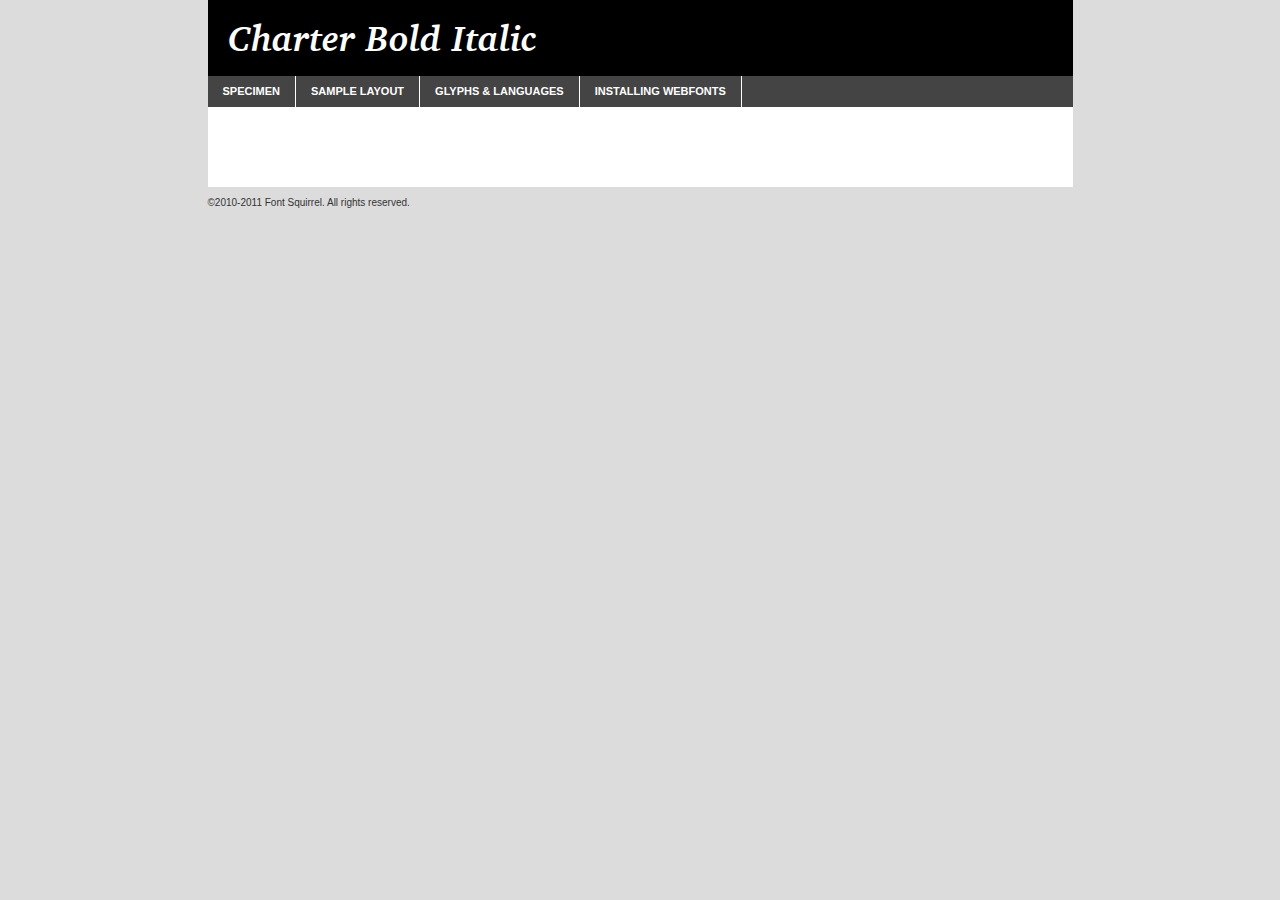
<file: charter/charter/webfonts/charter_bold_italic-demo.html>
<!DOCTYPE html PUBLIC "-//W3C//DTD XHTML 1.0 Transitional//EN"
	"http://www.w3.org/TR/xhtml1/DTD/xhtml1-transitional.dtd">

<html xmlns="http://www.w3.org/1999/xhtml" xml:lang="en" lang="en">
<head>
	<meta http-equiv="Content-Type" content="text/html; charset=utf-8" />
	<script src="http://ajax.googleapis.com/ajax/libs/jquery/1.7.2/jquery.min.js" type="text/javascript" charset="utf-8"></script>
	<script src="specimen_files/easytabs.js" type="text/javascript" charset="utf-8"></script>
	<link rel="stylesheet" href="specimen_files/specimen_stylesheet.css" type="text/css" charset="utf-8" />
	<link rel="stylesheet" href="stylesheet.css" type="text/css" charset="utf-8" />

	<style type="text/css">
					body{
				font-family: 'charterbold_italic';
							}
		</style>

	<title>Charter Bold Italic Specimen</title>
	
	
	<script type="text/javascript" charset="utf-8">
		$(document).ready(function() {
			$('#container').easyTabs({defaultContent:1});
		});
	</script>
</head>

<body>
<div id="container">
	<div id="header">
		Charter Bold Italic	</div>
	<ul class="tabs">
		<li><a href="#specimen">Specimen</a></li>
		<li><a href="#layout">Sample Layout</a></li>
				<li><a href="#glyphs">Glyphs &amp; Languages</a></li>
		<li><a href="#installing">Installing Webfonts</a></li>
		
	</ul>
	
	<div id="main_content">

		
			<div id="specimen">
		
				<div class="section">
					<div class="grid12 firstcol">
						<div class="huge">AaBb</div>
					</div>
				</div>
		
				<div class="section">
					<div class="glyph_range">A&#x200B;B&#x200b;C&#x200b;D&#x200b;E&#x200b;F&#x200b;G&#x200b;H&#x200b;I&#x200b;J&#x200b;K&#x200b;L&#x200b;M&#x200b;N&#x200b;O&#x200b;P&#x200b;Q&#x200b;R&#x200b;S&#x200b;T&#x200b;U&#x200b;V&#x200b;W&#x200b;X&#x200b;Y&#x200b;Z&#x200b;a&#x200b;b&#x200b;c&#x200b;d&#x200b;e&#x200b;f&#x200b;g&#x200b;h&#x200b;i&#x200b;j&#x200b;k&#x200b;l&#x200b;m&#x200b;n&#x200b;o&#x200b;p&#x200b;q&#x200b;r&#x200b;s&#x200b;t&#x200b;u&#x200b;v&#x200b;w&#x200b;x&#x200b;y&#x200b;z&#x200b;1&#x200b;2&#x200b;3&#x200b;4&#x200b;5&#x200b;6&#x200b;7&#x200b;8&#x200b;9&#x200b;0&#x200b;&amp;&#x200b;.&#x200b;,&#x200b;?&#x200b;!&#x200b;&#64;&#x200b;(&#x200b;)&#x200b;#&#x200b;$&#x200b;%&#x200b;*&#x200b;+&#x200b;-&#x200b;=&#x200b;:&#x200b;;</div>
				</div>
				<div class="section">
					<div class="grid12 firstcol">
						<table class="sample_table">
							<tr><td>10</td><td class="size10">abcdefghijklmnopqrstuvwxyzABCDEFGHIJKLMNOPQRSTUVWXYZ0123456789abcdefghijklmnopqrstuvwxyzABCDEFGHIJKLMNOPQRSTUVWXYZ0123456789abcdefghijklmnopqrstuvwxyzABCDEFGHIJKLMNOPQRSTUVWXYZ</td></tr>
							<tr><td>11</td><td class="size11">abcdefghijklmnopqrstuvwxyzABCDEFGHIJKLMNOPQRSTUVWXYZ0123456789abcdefghijklmnopqrstuvwxyzABCDEFGHIJKLMNOPQRSTUVWXYZ0123456789abcdefghijklmnopqrstuvwxyzABCDEFGHIJKLMNOPQRSTUVWXYZ</td></tr>
							<tr><td>12</td><td class="size12">abcdefghijklmnopqrstuvwxyzABCDEFGHIJKLMNOPQRSTUVWXYZ0123456789abcdefghijklmnopqrstuvwxyzABCDEFGHIJKLMNOPQRSTUVWXYZ0123456789abcdefghijklmnopqrstuvwxyzABCDEFGHIJKLMNOPQRSTUVWXYZ</td></tr>
							<tr><td>13</td><td class="size13">abcdefghijklmnopqrstuvwxyzABCDEFGHIJKLMNOPQRSTUVWXYZ0123456789abcdefghijklmnopqrstuvwxyzABCDEFGHIJKLMNOPQRSTUVWXYZ0123456789abcdefghijklmnopqrstuvwxyzABCDEFGHIJKLMNOPQRSTUVWXYZ</td></tr>
							<tr><td>14</td><td class="size14">abcdefghijklmnopqrstuvwxyzABCDEFGHIJKLMNOPQRSTUVWXYZ0123456789abcdefghijklmnopqrstuvwxyzABCDEFGHIJKLMNOPQRSTUVWXYZ0123456789abcdefghijklmnopqrstuvwxyzABCDEFGHIJKLMNOPQRSTUVWXYZ</td></tr>
							<tr><td>16</td><td class="size16">abcdefghijklmnopqrstuvwxyzABCDEFGHIJKLMNOPQRSTUVWXYZ0123456789abcdefghijklmnopqrstuvwxyzABCDEFGHIJKLMNOPQRSTUVWXYZ</td></tr>
							<tr><td>18</td><td class="size18">abcdefghijklmnopqrstuvwxyzABCDEFGHIJKLMNOPQRSTUVWXYZ0123456789abcdefghijklmnopqrstuvwxyzABCDEFGHIJKLMNOPQRSTUVWXYZ</td></tr>
							<tr><td>20</td><td class="size20">abcdefghijklmnopqrstuvwxyzABCDEFGHIJKLMNOPQRSTUVWXYZ0123456789abcdefghijklmnopqrstuvwxyzABCDEFGHIJKLMNOPQRSTUVWXYZ</td></tr>
							<tr><td>24</td><td class="size24">abcdefghijklmnopqrstuvwxyzABCDEFGHIJKLMNOPQRSTUVWXYZ0123456789abcdefghijklmnopqrstuvwxyzABCDEFGHIJKLMNOPQRSTUVWXYZ</td></tr>
							<tr><td>30</td><td class="size30">abcdefghijklmnopqrstuvwxyzABCDEFGHIJKLMNOPQRSTUVWXYZ0123456789abcdefghijklmnopqrstuvwxyzABCDEFGHIJKLMNOPQRSTUVWXYZ</td></tr>
							<tr><td>36</td><td class="size36">abcdefghijklmnopqrstuvwxyzABCDEFGHIJKLMNOPQRSTUVWXYZ0123456789abcdefghijklmnopqrstuvwxyzABCDEFGHIJKLMNOPQRSTUVWXYZ</td></tr>
							<tr><td>48</td><td class="size48">abcdefghijklmnopqrstuvwxyzABCDEFGHIJKLMNOPQRSTUVWXYZ0123456789abcdefghijklmnopqrstuvwxyzABCDEFGHIJKLMNOPQRSTUVWXYZ</td></tr>
							<tr><td>60</td><td class="size60">abcdefghijklmnopqrstuvwxyzABCDEFGHIJKLMNOPQRSTUVWXYZ0123456789abcdefghijklmnopqrstuvwxyzABCDEFGHIJKLMNOPQRSTUVWXYZ</td></tr>
							<tr><td>72</td><td class="size72">abcdefghijklmnopqrstuvwxyzABCDEFGHIJKLMNOPQRSTUVWXYZ0123456789abcdefghijklmnopqrstuvwxyzABCDEFGHIJKLMNOPQRSTUVWXYZ</td></tr>
							<tr><td>90</td><td class="size90">abcdefghijklmnopqrstuvwxyzABCDEFGHIJKLMNOPQRSTUVWXYZ0123456789abcdefghijklmnopqrstuvwxyzABCDEFGHIJKLMNOPQRSTUVWXYZ</td></tr>
						</table>
				
					</div>
			
				</div>
		
		
		
								<div class="section" id="bodycomparison">


										<div id="xheight">
				<div class="fontbody">&#xE000;&#xE000;&#xE000;&#xE000;&#xE000;&#xE000;&#xE000;&#xE000;&#xE000;&#xE000;&#xE000;&#xE000;&#xE000;&#xE000;&#xE000;&#xE000;&#xE000;&#xE000;&#xE000;&#xE000;&#xE000;&#xE000;&#xE000;&#xE000;&#xE000;&#xE000;&#xE000;&#xE000;&#xE000;&#xE000;&#xE000;&#xE000;&#xE000;&#xE000;&#xE000;&#xE000;&#xE000;&#xE000;&#xE000;&#xE000;&#xE000;&#xE000;&#xE000;&#xE000;&#xE000;&#xE000;&#xE000;&#xE000;&#xE000;&#xE000;&#xE000;&#xE000;&#xE000;&#xE000;&#xE000;&#xE000;&#xE000;&#xE000;&#xE000;&#xE000;&#xE000;&#xE000;&#xE000;&#xE000;&#xE000;&#xE000;&#xE000;&#xE000;&#xE000;&#xE000;&#xE000;&#xE000;&#xE000;&#xE000;&#xE000;&#xE000;&#xE000;&#xE000;&#xE000;&#xE000;&#xE000;&#xE000;&#xE000;&#xE000;&#xE000;&#xE000;&#xE000;&#xE000;&#xE000;&#xE000;&#xE000;&#xE000;&#xE000;&#xE000;&#xE000;&#xE000;&#xE000;&#xE000;&#xE000;body</div><div class="arialbody">body</div><div class="verdanabody">body</div><div class="georgiabody">body</div></div>
										<div class="fontbody" style="z-index:1">
											body<span>Charter Bold Italic</span>
										</div>
										<div class="arialbody" style="z-index:1">
											body<span>Arial</span>
										</div>
										<div class="verdanabody" style="z-index:1">
											body<span>Verdana</span>
										</div>
										<div class="georgiabody" style="z-index:1">
											body<span>Georgia</span>
										</div>



								</div>
		
		
				<div class="section psample psample_row1" id="">
					
					<div class="grid2 firstcol">
						<p class="size10"><span>10.</span>Aenean lacinia bibendum nulla sed consectetur. Fusce dapibus, tellus ac cursus commodo, tortor mauris condimentum nibh, ut fermentum massa justo sit amet risus. Nullam id dolor id nibh ultricies vehicula ut id elit. Cum sociis natoque penatibus et magnis dis parturient montes, nascetur ridiculus mus. Nulla vitae elit libero, a pharetra augue.</p>
			
					</div>
					<div class="grid3">
						<p class="size11"><span>11.</span>Aenean lacinia bibendum nulla sed consectetur. Fusce dapibus, tellus ac cursus commodo, tortor mauris condimentum nibh, ut fermentum massa justo sit amet risus. Nullam id dolor id nibh ultricies vehicula ut id elit. Cum sociis natoque penatibus et magnis dis parturient montes, nascetur ridiculus mus. Nulla vitae elit libero, a pharetra augue.</p>
			
					</div>
					<div class="grid3">
						<p class="size12"><span>12.</span>Aenean lacinia bibendum nulla sed consectetur. Fusce dapibus, tellus ac cursus commodo, tortor mauris condimentum nibh, ut fermentum massa justo sit amet risus. Nullam id dolor id nibh ultricies vehicula ut id elit. Cum sociis natoque penatibus et magnis dis parturient montes, nascetur ridiculus mus. Nulla vitae elit libero, a pharetra augue.</p>
			
					</div>
					<div class="grid4">
						<p class="size13"><span>13.</span>Aenean lacinia bibendum nulla sed consectetur. Fusce dapibus, tellus ac cursus commodo, tortor mauris condimentum nibh, ut fermentum massa justo sit amet risus. Nullam id dolor id nibh ultricies vehicula ut id elit. Cum sociis natoque penatibus et magnis dis parturient montes, nascetur ridiculus mus. Nulla vitae elit libero, a pharetra augue.</p>
			
					</div>
					<div class="white_blend"></div>
					
				</div>
				<div class="section psample psample_row2" id="">
					<div class="grid3 firstcol">
						<p class="size14"><span>14.</span>Aenean lacinia bibendum nulla sed consectetur. Fusce dapibus, tellus ac cursus commodo, tortor mauris condimentum nibh, ut fermentum massa justo sit amet risus. Nullam id dolor id nibh ultricies vehicula ut id elit. Cum sociis natoque penatibus et magnis dis parturient montes, nascetur ridiculus mus. Nulla vitae elit libero, a pharetra augue.</p>
			
					</div>
					<div class="grid4">
						<p class="size16"><span>16.</span>Aenean lacinia bibendum nulla sed consectetur. Fusce dapibus, tellus ac cursus commodo, tortor mauris condimentum nibh, ut fermentum massa justo sit amet risus. Nullam id dolor id nibh ultricies vehicula ut id elit. Cum sociis natoque penatibus et magnis dis parturient montes, nascetur ridiculus mus. Nulla vitae elit libero, a pharetra augue.</p>
			
					</div>
					<div class="grid5">
						<p class="size18"><span>18.</span>Aenean lacinia bibendum nulla sed consectetur. Fusce dapibus, tellus ac cursus commodo, tortor mauris condimentum nibh, ut fermentum massa justo sit amet risus. Nullam id dolor id nibh ultricies vehicula ut id elit. Cum sociis natoque penatibus et magnis dis parturient montes, nascetur ridiculus mus. Nulla vitae elit libero, a pharetra augue.</p>
			
					</div>

					<div class="white_blend"></div>

				</div>
				
				<div class="section psample psample_row3" id="">
					<div class="grid5 firstcol">
						<p class="size20"><span>20.</span>Aenean lacinia bibendum nulla sed consectetur. Fusce dapibus, tellus ac cursus commodo, tortor mauris condimentum nibh, ut fermentum massa justo sit amet risus. Nullam id dolor id nibh ultricies vehicula ut id elit. Cum sociis natoque penatibus et magnis dis parturient montes, nascetur ridiculus mus. Nulla vitae elit libero, a pharetra augue.</p>
					</div>
					<div class="grid7">
						<p class="size24"><span>24.</span>Aenean lacinia bibendum nulla sed consectetur. Fusce dapibus, tellus ac cursus commodo, tortor mauris condimentum nibh, ut fermentum massa justo sit amet risus. Nullam id dolor id nibh ultricies vehicula ut id elit. Cum sociis natoque penatibus et magnis dis parturient montes, nascetur ridiculus mus. Nulla vitae elit libero, a pharetra augue.</p>
					</div>
					
					<div class="white_blend"></div>
					
				</div>
				
				<div class="section psample psample_row4" id="">
					<div class="grid12 firstcol">
						<p class="size30"><span>30.</span>Aenean lacinia bibendum nulla sed consectetur. Fusce dapibus, tellus ac cursus commodo, tortor mauris condimentum nibh, ut fermentum massa justo sit amet risus. Nullam id dolor id nibh ultricies vehicula ut id elit. Cum sociis natoque penatibus et magnis dis parturient montes, nascetur ridiculus mus. Nulla vitae elit libero, a pharetra augue.</p>
					</div>
					<div class="white_blend"></div>
					
				</div>
				
				
				
				<div class="section psample psample_row1 fullreverse">
					<div class="grid2 firstcol">
						<p class="size10"><span>10.</span>Aenean lacinia bibendum nulla sed consectetur. Fusce dapibus, tellus ac cursus commodo, tortor mauris condimentum nibh, ut fermentum massa justo sit amet risus. Nullam id dolor id nibh ultricies vehicula ut id elit. Cum sociis natoque penatibus et magnis dis parturient montes, nascetur ridiculus mus. Nulla vitae elit libero, a pharetra augue.</p>
			
					</div>
					<div class="grid3">
						<p class="size11"><span>11.</span>Aenean lacinia bibendum nulla sed consectetur. Fusce dapibus, tellus ac cursus commodo, tortor mauris condimentum nibh, ut fermentum massa justo sit amet risus. Nullam id dolor id nibh ultricies vehicula ut id elit. Cum sociis natoque penatibus et magnis dis parturient montes, nascetur ridiculus mus. Nulla vitae elit libero, a pharetra augue.</p>
			
					</div>
					<div class="grid3">
						<p class="size12"><span>12.</span>Aenean lacinia bibendum nulla sed consectetur. Fusce dapibus, tellus ac cursus commodo, tortor mauris condimentum nibh, ut fermentum massa justo sit amet risus. Nullam id dolor id nibh ultricies vehicula ut id elit. Cum sociis natoque penatibus et magnis dis parturient montes, nascetur ridiculus mus. Nulla vitae elit libero, a pharetra augue.</p>
			
					</div>
					<div class="grid4">
						<p class="size13"><span>13.</span>Aenean lacinia bibendum nulla sed consectetur. Fusce dapibus, tellus ac cursus commodo, tortor mauris condimentum nibh, ut fermentum massa justo sit amet risus. Nullam id dolor id nibh ultricies vehicula ut id elit. Cum sociis natoque penatibus et magnis dis parturient montes, nascetur ridiculus mus. Nulla vitae elit libero, a pharetra augue.</p>
			
					</div>
					<div class="black_blend"></div>
					
				</div>
				
				<div class="section psample psample_row2 fullreverse">
					<div class="grid3 firstcol">
						<p class="size14"><span>14.</span>Aenean lacinia bibendum nulla sed consectetur. Fusce dapibus, tellus ac cursus commodo, tortor mauris condimentum nibh, ut fermentum massa justo sit amet risus. Nullam id dolor id nibh ultricies vehicula ut id elit. Cum sociis natoque penatibus et magnis dis parturient montes, nascetur ridiculus mus. Nulla vitae elit libero, a pharetra augue.</p>
			
					</div>
					<div class="grid4">
						<p class="size16"><span>16.</span>Aenean lacinia bibendum nulla sed consectetur. Fusce dapibus, tellus ac cursus commodo, tortor mauris condimentum nibh, ut fermentum massa justo sit amet risus. Nullam id dolor id nibh ultricies vehicula ut id elit. Cum sociis natoque penatibus et magnis dis parturient montes, nascetur ridiculus mus. Nulla vitae elit libero, a pharetra augue.</p>
			
					</div>
					<div class="grid5">
						<p class="size18"><span>18.</span>Aenean lacinia bibendum nulla sed consectetur. Fusce dapibus, tellus ac cursus commodo, tortor mauris condimentum nibh, ut fermentum massa justo sit amet risus. Nullam id dolor id nibh ultricies vehicula ut id elit. Cum sociis natoque penatibus et magnis dis parturient montes, nascetur ridiculus mus. Nulla vitae elit libero, a pharetra augue.</p>
			
					</div>
					<div class="black_blend"></div>

				</div>
				
				<div class="section psample fullreverse psample_row3" id="">
					<div class="grid5 firstcol">
						<p class="size20"><span>20.</span>Aenean lacinia bibendum nulla sed consectetur. Fusce dapibus, tellus ac cursus commodo, tortor mauris condimentum nibh, ut fermentum massa justo sit amet risus. Nullam id dolor id nibh ultricies vehicula ut id elit. Cum sociis natoque penatibus et magnis dis parturient montes, nascetur ridiculus mus. Nulla vitae elit libero, a pharetra augue.</p>
					</div>
					<div class="grid7">
						<p class="size24"><span>24.</span>Aenean lacinia bibendum nulla sed consectetur. Fusce dapibus, tellus ac cursus commodo, tortor mauris condimentum nibh, ut fermentum massa justo sit amet risus. Nullam id dolor id nibh ultricies vehicula ut id elit. Cum sociis natoque penatibus et magnis dis parturient montes, nascetur ridiculus mus. Nulla vitae elit libero, a pharetra augue.</p>
					</div>
					
					<div class="black_blend"></div>
					
				</div>
				
				<div class="section psample fullreverse psample_row4" id="" style="border-bottom: 20px #000 solid;">
					<div class="grid12 firstcol">
						<p class="size30"><span>30.</span>Aenean lacinia bibendum nulla sed consectetur. Fusce dapibus, tellus ac cursus commodo, tortor mauris condimentum nibh, ut fermentum massa justo sit amet risus. Nullam id dolor id nibh ultricies vehicula ut id elit. Cum sociis natoque penatibus et magnis dis parturient montes, nascetur ridiculus mus. Nulla vitae elit libero, a pharetra augue.</p>
					</div>
					<div class="black_blend"></div>
					
				</div>
				
				
				
				
			</div>
			
			<div id="layout">
				
				<div class="section">
					
					<div class="grid12 firstcol">
						<h1>Lorem Ipsum Dolor</h1>
						<h2>Etiam porta sem malesuada magna mollis euismod</h2>
						
						<p class="byline">By <a href="#link">Aenean Lacinia</a></p>
					</div>
				</div>
				<div class="section">
					<div class="grid8 firstcol">
						<p class="large">Donec sed odio dui. Morbi leo risus, porta ac consectetur ac, vestibulum at eros. Fusce dapibus, tellus ac cursus commodo, tortor mauris condimentum nibh, ut fermentum massa justo sit amet risus. </p>

						
						<h3>Pellentesque ornare sem</h3>

						<p>Maecenas sed diam eget risus varius blandit sit amet non magna. Maecenas faucibus mollis interdum. Donec ullamcorper nulla non metus auctor fringilla. Nullam id dolor id nibh ultricies vehicula ut id elit. Nullam id dolor id nibh ultricies vehicula ut id elit. </p>

						<p>Aenean eu leo quam. Pellentesque ornare sem lacinia quam venenatis vestibulum. Lorem ipsum dolor sit amet, consectetur adipiscing elit. Cum sociis natoque penatibus et magnis dis parturient montes, nascetur ridiculus mus. </p>

						<p>Nulla vitae elit libero, a pharetra augue. Praesent commodo cursus magna, vel scelerisque nisl consectetur et. Aenean lacinia bibendum nulla sed consectetur. </p>

						<p>Nullam quis risus eget urna mollis ornare vel eu leo. Nullam quis risus eget urna mollis ornare vel eu leo. Maecenas sed diam eget risus varius blandit sit amet non magna. Donec ullamcorper nulla non metus auctor fringilla. </p>

						<h3>Cras mattis consectetur</h3>

						<p>Aenean eu leo quam. Pellentesque ornare sem lacinia quam venenatis vestibulum. Aenean lacinia bibendum nulla sed consectetur. Integer posuere erat a ante venenatis dapibus posuere velit aliquet. Cras mattis consectetur purus sit amet fermentum. </p>

						<p>Nullam id dolor id nibh ultricies vehicula ut id elit. Nullam quis risus eget urna mollis ornare vel eu leo. Cras mattis consectetur purus sit amet fermentum.</p>
					</div>
					
					<div class="grid4 sidebar">
						
						<div class="box reverse">
							<p class="last">Nullam quis risus eget urna mollis ornare vel eu leo. Donec ullamcorper nulla non metus auctor fringilla. Cras mattis consectetur purus sit amet fermentum. Sed posuere consectetur est at lobortis. Lorem ipsum dolor sit amet, consectetur adipiscing elit. </p>
						</div>
						
						<p class="caption">Maecenas sed diam eget risus varius.</p>

						<p>Vestibulum id ligula porta felis euismod semper. Integer posuere erat a ante venenatis dapibus posuere velit aliquet. Vestibulum id ligula porta felis euismod semper. Sed posuere consectetur est at lobortis. Maecenas sed diam eget risus varius blandit sit amet non magna. Fusce dapibus, tellus ac cursus commodo, tortor mauris condimentum nibh, ut fermentum massa justo sit amet risus. </p>

					

						<p>Duis mollis, est non commodo luctus, nisi erat porttitor ligula, eget lacinia odio sem nec elit. Aenean lacinia bibendum nulla sed consectetur. Vivamus sagittis lacus vel augue laoreet rutrum faucibus dolor auctor. Aenean lacinia bibendum nulla sed consectetur. Nullam quis risus eget urna mollis ornare vel eu leo. </p>

						<p>Praesent commodo cursus magna, vel scelerisque nisl consectetur et. Donec ullamcorper nulla non metus auctor fringilla. Maecenas faucibus mollis interdum. Fusce dapibus, tellus ac cursus commodo, tortor mauris condimentum nibh, ut fermentum massa justo sit amet risus. </p>

					</div>
				</div>
				
			</div>


			



		<div id="glyphs">
			<div class="section">
				<div class="grid12 firstcol">
			
				<h1>Language Support</h1>
				<p>The subset of Charter Bold Italic in this kit supports the following languages:<br />
			
					Albanian, Danish, Dutch, English, Estonian, Faroese, French, German, Icelandic, Italian, Malagasy, Norwegian, Portuguese, Spanish, Swedish				</p>
				<h1>Glyph Chart</h1>
				<p>The subset of Charter Bold Italic in this kit includes all the glyphs listed below. Unicode entities are included above each glyph to help you insert individual characters into your layout.</p>
				<div id="glyph_chart">
			
																				 <div><p>&amp;#32;</p>&#32;</div>
																				 <div><p>&amp;#33;</p>&#33;</div>
																				 <div><p>&amp;#34;</p>&#34;</div>
																				 <div><p>&amp;#35;</p>&#35;</div>
																				 <div><p>&amp;#36;</p>&#36;</div>
																				 <div><p>&amp;#37;</p>&#37;</div>
																				 <div><p>&amp;#38;</p>&#38;</div>
																				 <div><p>&amp;#39;</p>&#39;</div>
																				 <div><p>&amp;#40;</p>&#40;</div>
																				 <div><p>&amp;#41;</p>&#41;</div>
																				 <div><p>&amp;#42;</p>&#42;</div>
																				 <div><p>&amp;#43;</p>&#43;</div>
																				 <div><p>&amp;#44;</p>&#44;</div>
																				 <div><p>&amp;#45;</p>&#45;</div>
																				 <div><p>&amp;#46;</p>&#46;</div>
																				 <div><p>&amp;#47;</p>&#47;</div>
																				 <div><p>&amp;#48;</p>&#48;</div>
																				 <div><p>&amp;#49;</p>&#49;</div>
																				 <div><p>&amp;#50;</p>&#50;</div>
																				 <div><p>&amp;#51;</p>&#51;</div>
																				 <div><p>&amp;#52;</p>&#52;</div>
																				 <div><p>&amp;#53;</p>&#53;</div>
																				 <div><p>&amp;#54;</p>&#54;</div>
																				 <div><p>&amp;#55;</p>&#55;</div>
																				 <div><p>&amp;#56;</p>&#56;</div>
																				 <div><p>&amp;#57;</p>&#57;</div>
																				 <div><p>&amp;#58;</p>&#58;</div>
																				 <div><p>&amp;#59;</p>&#59;</div>
																				 <div><p>&amp;#60;</p>&#60;</div>
																				 <div><p>&amp;#61;</p>&#61;</div>
																				 <div><p>&amp;#62;</p>&#62;</div>
																				 <div><p>&amp;#63;</p>&#63;</div>
																				 <div><p>&amp;#64;</p>&#64;</div>
																				 <div><p>&amp;#65;</p>&#65;</div>
																				 <div><p>&amp;#66;</p>&#66;</div>
																				 <div><p>&amp;#67;</p>&#67;</div>
																				 <div><p>&amp;#68;</p>&#68;</div>
																				 <div><p>&amp;#69;</p>&#69;</div>
																				 <div><p>&amp;#70;</p>&#70;</div>
																				 <div><p>&amp;#71;</p>&#71;</div>
																				 <div><p>&amp;#72;</p>&#72;</div>
																				 <div><p>&amp;#73;</p>&#73;</div>
																				 <div><p>&amp;#74;</p>&#74;</div>
																				 <div><p>&amp;#75;</p>&#75;</div>
																				 <div><p>&amp;#76;</p>&#76;</div>
																				 <div><p>&amp;#77;</p>&#77;</div>
																				 <div><p>&amp;#78;</p>&#78;</div>
																				 <div><p>&amp;#79;</p>&#79;</div>
																				 <div><p>&amp;#80;</p>&#80;</div>
																				 <div><p>&amp;#81;</p>&#81;</div>
																				 <div><p>&amp;#82;</p>&#82;</div>
																				 <div><p>&amp;#83;</p>&#83;</div>
																				 <div><p>&amp;#84;</p>&#84;</div>
																				 <div><p>&amp;#85;</p>&#85;</div>
																				 <div><p>&amp;#86;</p>&#86;</div>
																				 <div><p>&amp;#87;</p>&#87;</div>
																				 <div><p>&amp;#88;</p>&#88;</div>
																				 <div><p>&amp;#89;</p>&#89;</div>
																				 <div><p>&amp;#90;</p>&#90;</div>
																				 <div><p>&amp;#91;</p>&#91;</div>
																				 <div><p>&amp;#92;</p>&#92;</div>
																				 <div><p>&amp;#93;</p>&#93;</div>
																				 <div><p>&amp;#94;</p>&#94;</div>
																				 <div><p>&amp;#95;</p>&#95;</div>
																				 <div><p>&amp;#96;</p>&#96;</div>
																				 <div><p>&amp;#97;</p>&#97;</div>
																				 <div><p>&amp;#98;</p>&#98;</div>
																				 <div><p>&amp;#99;</p>&#99;</div>
																				 <div><p>&amp;#100;</p>&#100;</div>
																				 <div><p>&amp;#101;</p>&#101;</div>
																				 <div><p>&amp;#102;</p>&#102;</div>
																				 <div><p>&amp;#103;</p>&#103;</div>
																				 <div><p>&amp;#104;</p>&#104;</div>
																				 <div><p>&amp;#105;</p>&#105;</div>
																				 <div><p>&amp;#106;</p>&#106;</div>
																				 <div><p>&amp;#107;</p>&#107;</div>
																				 <div><p>&amp;#108;</p>&#108;</div>
																				 <div><p>&amp;#109;</p>&#109;</div>
																				 <div><p>&amp;#110;</p>&#110;</div>
																				 <div><p>&amp;#111;</p>&#111;</div>
																				 <div><p>&amp;#112;</p>&#112;</div>
																				 <div><p>&amp;#113;</p>&#113;</div>
																				 <div><p>&amp;#114;</p>&#114;</div>
																				 <div><p>&amp;#115;</p>&#115;</div>
																				 <div><p>&amp;#116;</p>&#116;</div>
																				 <div><p>&amp;#117;</p>&#117;</div>
																				 <div><p>&amp;#118;</p>&#118;</div>
																				 <div><p>&amp;#119;</p>&#119;</div>
																				 <div><p>&amp;#120;</p>&#120;</div>
																				 <div><p>&amp;#121;</p>&#121;</div>
																				 <div><p>&amp;#122;</p>&#122;</div>
																				 <div><p>&amp;#123;</p>&#123;</div>
																				 <div><p>&amp;#124;</p>&#124;</div>
																				 <div><p>&amp;#125;</p>&#125;</div>
																				 <div><p>&amp;#126;</p>&#126;</div>
																				 <div><p>&amp;#161;</p>&#161;</div>
																				 <div><p>&amp;#162;</p>&#162;</div>
																				 <div><p>&amp;#163;</p>&#163;</div>
																				 <div><p>&amp;#164;</p>&#164;</div>
																				 <div><p>&amp;#165;</p>&#165;</div>
																				 <div><p>&amp;#166;</p>&#166;</div>
																				 <div><p>&amp;#167;</p>&#167;</div>
																				 <div><p>&amp;#168;</p>&#168;</div>
																				 <div><p>&amp;#169;</p>&#169;</div>
																				 <div><p>&amp;#170;</p>&#170;</div>
																				 <div><p>&amp;#171;</p>&#171;</div>
																				 <div><p>&amp;#172;</p>&#172;</div>
																				 <div><p>&amp;#174;</p>&#174;</div>
																				 <div><p>&amp;#175;</p>&#175;</div>
																				 <div><p>&amp;#176;</p>&#176;</div>
																				 <div><p>&amp;#177;</p>&#177;</div>
																				 <div><p>&amp;#178;</p>&#178;</div>
																				 <div><p>&amp;#179;</p>&#179;</div>
																				 <div><p>&amp;#180;</p>&#180;</div>
																				 <div><p>&amp;#181;</p>&#181;</div>
																				 <div><p>&amp;#182;</p>&#182;</div>
																				 <div><p>&amp;#183;</p>&#183;</div>
																				 <div><p>&amp;#184;</p>&#184;</div>
																				 <div><p>&amp;#185;</p>&#185;</div>
																				 <div><p>&amp;#186;</p>&#186;</div>
																				 <div><p>&amp;#187;</p>&#187;</div>
																				 <div><p>&amp;#188;</p>&#188;</div>
																				 <div><p>&amp;#189;</p>&#189;</div>
																				 <div><p>&amp;#190;</p>&#190;</div>
																				 <div><p>&amp;#191;</p>&#191;</div>
																				 <div><p>&amp;#192;</p>&#192;</div>
																				 <div><p>&amp;#193;</p>&#193;</div>
																				 <div><p>&amp;#194;</p>&#194;</div>
																				 <div><p>&amp;#195;</p>&#195;</div>
																				 <div><p>&amp;#196;</p>&#196;</div>
																				 <div><p>&amp;#197;</p>&#197;</div>
																				 <div><p>&amp;#198;</p>&#198;</div>
																				 <div><p>&amp;#199;</p>&#199;</div>
																				 <div><p>&amp;#200;</p>&#200;</div>
																				 <div><p>&amp;#201;</p>&#201;</div>
																				 <div><p>&amp;#202;</p>&#202;</div>
																				 <div><p>&amp;#203;</p>&#203;</div>
																				 <div><p>&amp;#204;</p>&#204;</div>
																				 <div><p>&amp;#205;</p>&#205;</div>
																				 <div><p>&amp;#206;</p>&#206;</div>
																				 <div><p>&amp;#207;</p>&#207;</div>
																				 <div><p>&amp;#208;</p>&#208;</div>
																				 <div><p>&amp;#209;</p>&#209;</div>
																				 <div><p>&amp;#210;</p>&#210;</div>
																				 <div><p>&amp;#211;</p>&#211;</div>
																				 <div><p>&amp;#212;</p>&#212;</div>
																				 <div><p>&amp;#213;</p>&#213;</div>
																				 <div><p>&amp;#214;</p>&#214;</div>
																				 <div><p>&amp;#215;</p>&#215;</div>
																				 <div><p>&amp;#216;</p>&#216;</div>
																				 <div><p>&amp;#217;</p>&#217;</div>
																				 <div><p>&amp;#218;</p>&#218;</div>
																				 <div><p>&amp;#219;</p>&#219;</div>
																				 <div><p>&amp;#220;</p>&#220;</div>
																				 <div><p>&amp;#221;</p>&#221;</div>
																				 <div><p>&amp;#222;</p>&#222;</div>
																				 <div><p>&amp;#223;</p>&#223;</div>
																				 <div><p>&amp;#224;</p>&#224;</div>
																				 <div><p>&amp;#225;</p>&#225;</div>
																				 <div><p>&amp;#226;</p>&#226;</div>
																				 <div><p>&amp;#227;</p>&#227;</div>
																				 <div><p>&amp;#228;</p>&#228;</div>
																				 <div><p>&amp;#229;</p>&#229;</div>
																				 <div><p>&amp;#230;</p>&#230;</div>
																				 <div><p>&amp;#231;</p>&#231;</div>
																				 <div><p>&amp;#232;</p>&#232;</div>
																				 <div><p>&amp;#233;</p>&#233;</div>
																				 <div><p>&amp;#234;</p>&#234;</div>
																				 <div><p>&amp;#235;</p>&#235;</div>
																				 <div><p>&amp;#236;</p>&#236;</div>
																				 <div><p>&amp;#237;</p>&#237;</div>
																				 <div><p>&amp;#238;</p>&#238;</div>
																				 <div><p>&amp;#239;</p>&#239;</div>
																				 <div><p>&amp;#240;</p>&#240;</div>
																				 <div><p>&amp;#241;</p>&#241;</div>
																				 <div><p>&amp;#242;</p>&#242;</div>
																				 <div><p>&amp;#243;</p>&#243;</div>
																				 <div><p>&amp;#244;</p>&#244;</div>
																				 <div><p>&amp;#245;</p>&#245;</div>
																				 <div><p>&amp;#246;</p>&#246;</div>
																				 <div><p>&amp;#247;</p>&#247;</div>
																				 <div><p>&amp;#248;</p>&#248;</div>
																				 <div><p>&amp;#249;</p>&#249;</div>
																				 <div><p>&amp;#250;</p>&#250;</div>
																				 <div><p>&amp;#251;</p>&#251;</div>
																				 <div><p>&amp;#252;</p>&#252;</div>
																				 <div><p>&amp;#253;</p>&#253;</div>
																				 <div><p>&amp;#254;</p>&#254;</div>
																				 <div><p>&amp;#255;</p>&#255;</div>
																				 <div><p>&amp;#305;</p>&#305;</div>
																				 <div><p>&amp;#321;</p>&#321;</div>
																				 <div><p>&amp;#322;</p>&#322;</div>
																				 <div><p>&amp;#338;</p>&#338;</div>
																				 <div><p>&amp;#339;</p>&#339;</div>
																				 <div><p>&amp;#352;</p>&#352;</div>
																				 <div><p>&amp;#353;</p>&#353;</div>
																				 <div><p>&amp;#376;</p>&#376;</div>
																				 <div><p>&amp;#381;</p>&#381;</div>
																				 <div><p>&amp;#382;</p>&#382;</div>
																				 <div><p>&amp;#402;</p>&#402;</div>
																				 <div><p>&amp;#710;</p>&#710;</div>
																				 <div><p>&amp;#711;</p>&#711;</div>
																				 <div><p>&amp;#728;</p>&#728;</div>
																				 <div><p>&amp;#729;</p>&#729;</div>
																				 <div><p>&amp;#730;</p>&#730;</div>
																				 <div><p>&amp;#731;</p>&#731;</div>
																				 <div><p>&amp;#732;</p>&#732;</div>
																				 <div><p>&amp;#733;</p>&#733;</div>
																				 <div><p>&amp;#8211;</p>&#8211;</div>
																				 <div><p>&amp;#8212;</p>&#8212;</div>
																				 <div><p>&amp;#8216;</p>&#8216;</div>
																				 <div><p>&amp;#8217;</p>&#8217;</div>
																				 <div><p>&amp;#8218;</p>&#8218;</div>
																				 <div><p>&amp;#8220;</p>&#8220;</div>
																				 <div><p>&amp;#8221;</p>&#8221;</div>
																				 <div><p>&amp;#8222;</p>&#8222;</div>
																				 <div><p>&amp;#8224;</p>&#8224;</div>
																				 <div><p>&amp;#8225;</p>&#8225;</div>
																				 <div><p>&amp;#8226;</p>&#8226;</div>
																				 <div><p>&amp;#8230;</p>&#8230;</div>
																				 <div><p>&amp;#8240;</p>&#8240;</div>
																				 <div><p>&amp;#8249;</p>&#8249;</div>
																				 <div><p>&amp;#8250;</p>&#8250;</div>
																				 <div><p>&amp;#8260;</p>&#8260;</div>
																				 <div><p>&amp;#8482;</p>&#8482;</div>
																				 <div><p>&amp;#8722;</p>&#8722;</div>
																				 <div><p>&amp;#57344;</p>&#57344;</div>
																				 <div><p>&amp;#64257;</p>&#64257;</div>
																				 <div><p>&amp;#64258;</p>&#64258;</div>
																																																</div>	
				</div>
		
		
			</div>
		</div>
		
		
		<div id="specs">
			
		</div>
	
		<div id="installing">
			<div class="section">
				<div class="grid7 firstcol">
					<h1>Installing Webfonts</h1>
					
					<p>Webfonts are supported by all major browser platforms but not all in the same way. There are currently four different font formats that must be included in order to target all browsers. This includes TTF, WOFF, EOT and SVG.</p>
					
					<h2>1. Upload your webfonts</h2>
					<p>You must upload your webfont kit to your website. They should be in or near the same directory as your CSS files.</p>
					
					<h2>2. Include the webfont stylesheet</h2>
					<p>A special CSS @font-face declaration helps the various browsers select the appropriate font it needs without causing you a bunch of headaches. Learn more about this syntax by reading the <a href="http://www.fontspring.com/blog/further-hardening-of-the-bulletproof-syntax">Fontspring blog post</a> about it. The code for it is as follows:</p>


<code>
@font-face{ 
	font-family: 'MyWebFont';
	src: url('WebFont.eot');
	src: url('WebFont.eot?#iefix') format('embedded-opentype'),
	     url('WebFont.woff') format('woff'),
	     url('WebFont.ttf') format('truetype'),
	     url('WebFont.svg#webfont') format('svg');
}
</code>

	<p>We've already gone ahead and generated the code for you. All you have to do is link to the stylesheet in your HTML, like this:</p>
	<code>&lt;link rel=&quot;stylesheet&quot; href=&quot;stylesheet.css&quot; type=&quot;text/css&quot; charset=&quot;utf-8&quot; /&gt;</code>

					<h2>3. Modify your own stylesheet</h2>
					<p>To take advantage of your new fonts, you must tell your stylesheet to use them. Look at the original @font-face declaration above and find the property called "font-family." The name linked there will be what you use to reference the font. Prepend that webfont name to the font stack in the "font-family" property, inside the selector you want to change. For example:</p>
<code>p { font-family: 'WebFont', Arial, sans-serif; }</code>

<h2>4. Test</h2>
<p>Getting webfonts to work cross-browser <em>can</em> be tricky. Use the information in the sidebar to help you if you find that fonts aren't loading in a particular browser.</p>
				</div>
				
				<div class="grid5 sidebar">
					<div class="box">
						<h2>Troubleshooting<br />Font-Face Problems</h2>
						<p>Having trouble getting your webfonts to load in your new website? Here are some tips to sort out what might be the problem.</p>

						<h3>Fonts not showing in any browser</h3>

						<p>This sounds like you need to work on the plumbing. You either did not upload the fonts to the correct directory, or you did not link the fonts properly in the CSS. If you've confirmed that all this is correct and you still have a problem, take a look at your .htaccess file and see if requests are getting intercepted.</p>

						<h3>Fonts not loading in iPhone or iPad</h3>

						<p>The most common problem here is that you are serving the fonts from an IIS server. IIS refuses to serve files that have unknown MIME types. If that is the case, you must set the MIME type for SVG to "image/svg+xml" in the server settings. Follow these instructions from Microsoft if you need help.</p>

						<h3>Fonts not loading in Firefox</h3>

						<p>The primary reason for this failure? You are still using a version Firefox older than 3.5. So upgrade already! If that isn't it, then you are very likely serving fonts from a different domain. Firefox requires that all font assets be served from the same domain. Lastly it is possible that you need to add WOFF to your list of MIME types (if you are serving via IIS.)</p>

						<h3>Fonts not loading in IE</h3>

						<p>Are you looking at Internet Explorer on an actual Windows machine or are you cheating by using a service like Adobe BrowserLab? Many of these screenshot services do not render @font-face for IE. Best to test it on a real machine.</p>

						<h3>Fonts not loading in IE9</h3>

						<p>IE9, like Firefox, requires that fonts be served from the same domain as the website. Make sure that is the case.</p>
					</div>
				</div>
			</div>
			
		</div>
	
	</div>
	<div id="footer">
		<p>&copy;2010-2011 Font Squirrel. All rights reserved.</p>
	</div>
</div>
</body>
</html>
</file>
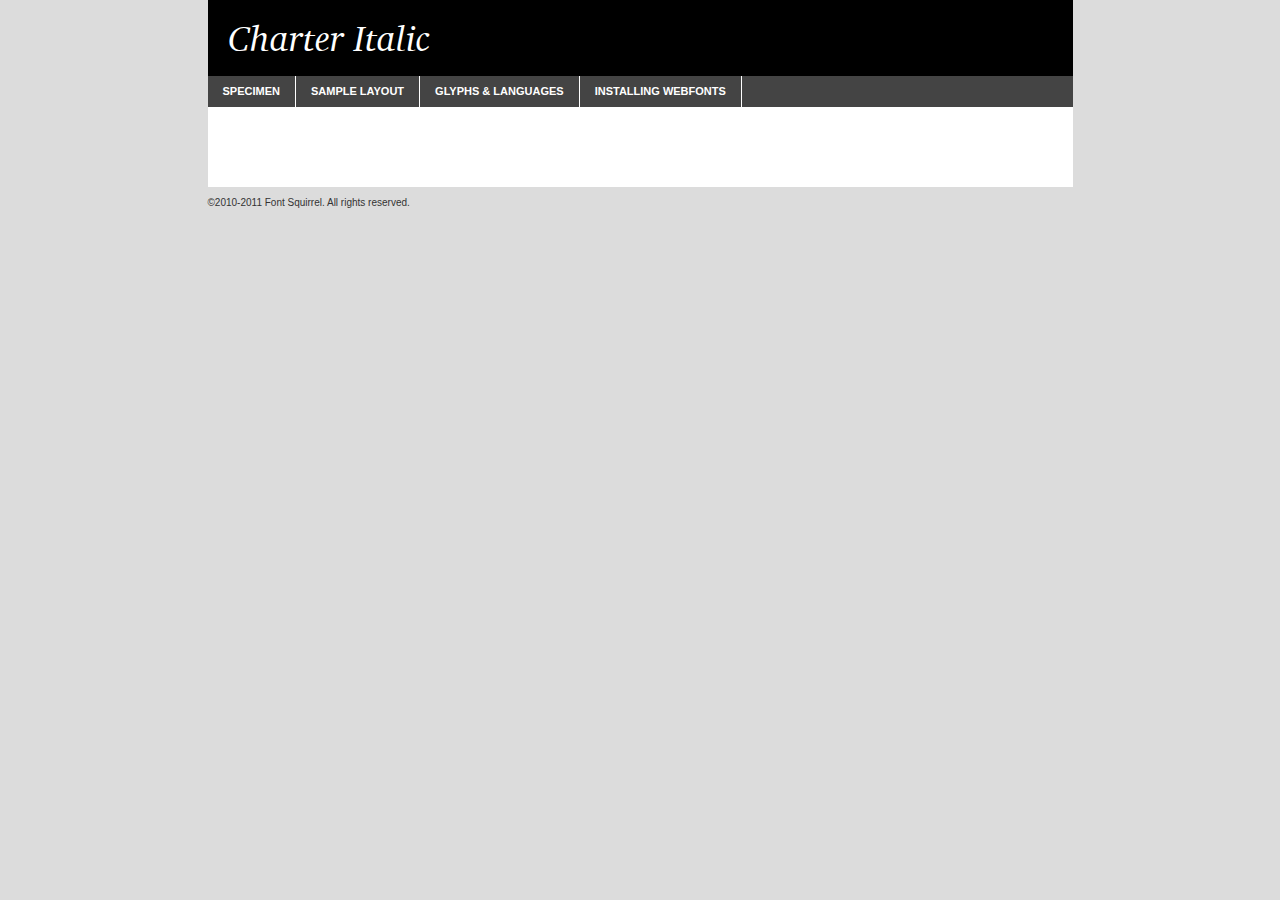
<file: charter/charter/webfonts/charter_italic-demo.html>
<!DOCTYPE html PUBLIC "-//W3C//DTD XHTML 1.0 Transitional//EN"
	"http://www.w3.org/TR/xhtml1/DTD/xhtml1-transitional.dtd">

<html xmlns="http://www.w3.org/1999/xhtml" xml:lang="en" lang="en">
<head>
	<meta http-equiv="Content-Type" content="text/html; charset=utf-8" />
	<script src="http://ajax.googleapis.com/ajax/libs/jquery/1.7.2/jquery.min.js" type="text/javascript" charset="utf-8"></script>
	<script src="specimen_files/easytabs.js" type="text/javascript" charset="utf-8"></script>
	<link rel="stylesheet" href="specimen_files/specimen_stylesheet.css" type="text/css" charset="utf-8" />
	<link rel="stylesheet" href="stylesheet.css" type="text/css" charset="utf-8" />

	<style type="text/css">
					body{
				font-family: 'charteritalic';
							}
		</style>

	<title>Charter Italic Specimen</title>
	
	
	<script type="text/javascript" charset="utf-8">
		$(document).ready(function() {
			$('#container').easyTabs({defaultContent:1});
		});
	</script>
</head>

<body>
<div id="container">
	<div id="header">
		Charter Italic	</div>
	<ul class="tabs">
		<li><a href="#specimen">Specimen</a></li>
		<li><a href="#layout">Sample Layout</a></li>
				<li><a href="#glyphs">Glyphs &amp; Languages</a></li>
		<li><a href="#installing">Installing Webfonts</a></li>
		
	</ul>
	
	<div id="main_content">

		
			<div id="specimen">
		
				<div class="section">
					<div class="grid12 firstcol">
						<div class="huge">AaBb</div>
					</div>
				</div>
		
				<div class="section">
					<div class="glyph_range">A&#x200B;B&#x200b;C&#x200b;D&#x200b;E&#x200b;F&#x200b;G&#x200b;H&#x200b;I&#x200b;J&#x200b;K&#x200b;L&#x200b;M&#x200b;N&#x200b;O&#x200b;P&#x200b;Q&#x200b;R&#x200b;S&#x200b;T&#x200b;U&#x200b;V&#x200b;W&#x200b;X&#x200b;Y&#x200b;Z&#x200b;a&#x200b;b&#x200b;c&#x200b;d&#x200b;e&#x200b;f&#x200b;g&#x200b;h&#x200b;i&#x200b;j&#x200b;k&#x200b;l&#x200b;m&#x200b;n&#x200b;o&#x200b;p&#x200b;q&#x200b;r&#x200b;s&#x200b;t&#x200b;u&#x200b;v&#x200b;w&#x200b;x&#x200b;y&#x200b;z&#x200b;1&#x200b;2&#x200b;3&#x200b;4&#x200b;5&#x200b;6&#x200b;7&#x200b;8&#x200b;9&#x200b;0&#x200b;&amp;&#x200b;.&#x200b;,&#x200b;?&#x200b;!&#x200b;&#64;&#x200b;(&#x200b;)&#x200b;#&#x200b;$&#x200b;%&#x200b;*&#x200b;+&#x200b;-&#x200b;=&#x200b;:&#x200b;;</div>
				</div>
				<div class="section">
					<div class="grid12 firstcol">
						<table class="sample_table">
							<tr><td>10</td><td class="size10">abcdefghijklmnopqrstuvwxyzABCDEFGHIJKLMNOPQRSTUVWXYZ0123456789abcdefghijklmnopqrstuvwxyzABCDEFGHIJKLMNOPQRSTUVWXYZ0123456789abcdefghijklmnopqrstuvwxyzABCDEFGHIJKLMNOPQRSTUVWXYZ</td></tr>
							<tr><td>11</td><td class="size11">abcdefghijklmnopqrstuvwxyzABCDEFGHIJKLMNOPQRSTUVWXYZ0123456789abcdefghijklmnopqrstuvwxyzABCDEFGHIJKLMNOPQRSTUVWXYZ0123456789abcdefghijklmnopqrstuvwxyzABCDEFGHIJKLMNOPQRSTUVWXYZ</td></tr>
							<tr><td>12</td><td class="size12">abcdefghijklmnopqrstuvwxyzABCDEFGHIJKLMNOPQRSTUVWXYZ0123456789abcdefghijklmnopqrstuvwxyzABCDEFGHIJKLMNOPQRSTUVWXYZ0123456789abcdefghijklmnopqrstuvwxyzABCDEFGHIJKLMNOPQRSTUVWXYZ</td></tr>
							<tr><td>13</td><td class="size13">abcdefghijklmnopqrstuvwxyzABCDEFGHIJKLMNOPQRSTUVWXYZ0123456789abcdefghijklmnopqrstuvwxyzABCDEFGHIJKLMNOPQRSTUVWXYZ0123456789abcdefghijklmnopqrstuvwxyzABCDEFGHIJKLMNOPQRSTUVWXYZ</td></tr>
							<tr><td>14</td><td class="size14">abcdefghijklmnopqrstuvwxyzABCDEFGHIJKLMNOPQRSTUVWXYZ0123456789abcdefghijklmnopqrstuvwxyzABCDEFGHIJKLMNOPQRSTUVWXYZ0123456789abcdefghijklmnopqrstuvwxyzABCDEFGHIJKLMNOPQRSTUVWXYZ</td></tr>
							<tr><td>16</td><td class="size16">abcdefghijklmnopqrstuvwxyzABCDEFGHIJKLMNOPQRSTUVWXYZ0123456789abcdefghijklmnopqrstuvwxyzABCDEFGHIJKLMNOPQRSTUVWXYZ</td></tr>
							<tr><td>18</td><td class="size18">abcdefghijklmnopqrstuvwxyzABCDEFGHIJKLMNOPQRSTUVWXYZ0123456789abcdefghijklmnopqrstuvwxyzABCDEFGHIJKLMNOPQRSTUVWXYZ</td></tr>
							<tr><td>20</td><td class="size20">abcdefghijklmnopqrstuvwxyzABCDEFGHIJKLMNOPQRSTUVWXYZ0123456789abcdefghijklmnopqrstuvwxyzABCDEFGHIJKLMNOPQRSTUVWXYZ</td></tr>
							<tr><td>24</td><td class="size24">abcdefghijklmnopqrstuvwxyzABCDEFGHIJKLMNOPQRSTUVWXYZ0123456789abcdefghijklmnopqrstuvwxyzABCDEFGHIJKLMNOPQRSTUVWXYZ</td></tr>
							<tr><td>30</td><td class="size30">abcdefghijklmnopqrstuvwxyzABCDEFGHIJKLMNOPQRSTUVWXYZ0123456789abcdefghijklmnopqrstuvwxyzABCDEFGHIJKLMNOPQRSTUVWXYZ</td></tr>
							<tr><td>36</td><td class="size36">abcdefghijklmnopqrstuvwxyzABCDEFGHIJKLMNOPQRSTUVWXYZ0123456789abcdefghijklmnopqrstuvwxyzABCDEFGHIJKLMNOPQRSTUVWXYZ</td></tr>
							<tr><td>48</td><td class="size48">abcdefghijklmnopqrstuvwxyzABCDEFGHIJKLMNOPQRSTUVWXYZ0123456789abcdefghijklmnopqrstuvwxyzABCDEFGHIJKLMNOPQRSTUVWXYZ</td></tr>
							<tr><td>60</td><td class="size60">abcdefghijklmnopqrstuvwxyzABCDEFGHIJKLMNOPQRSTUVWXYZ0123456789abcdefghijklmnopqrstuvwxyzABCDEFGHIJKLMNOPQRSTUVWXYZ</td></tr>
							<tr><td>72</td><td class="size72">abcdefghijklmnopqrstuvwxyzABCDEFGHIJKLMNOPQRSTUVWXYZ0123456789abcdefghijklmnopqrstuvwxyzABCDEFGHIJKLMNOPQRSTUVWXYZ</td></tr>
							<tr><td>90</td><td class="size90">abcdefghijklmnopqrstuvwxyzABCDEFGHIJKLMNOPQRSTUVWXYZ0123456789abcdefghijklmnopqrstuvwxyzABCDEFGHIJKLMNOPQRSTUVWXYZ</td></tr>
						</table>
				
					</div>
			
				</div>
		
		
		
								<div class="section" id="bodycomparison">


										<div id="xheight">
				<div class="fontbody">&#xE000;&#xE000;&#xE000;&#xE000;&#xE000;&#xE000;&#xE000;&#xE000;&#xE000;&#xE000;&#xE000;&#xE000;&#xE000;&#xE000;&#xE000;&#xE000;&#xE000;&#xE000;&#xE000;&#xE000;&#xE000;&#xE000;&#xE000;&#xE000;&#xE000;&#xE000;&#xE000;&#xE000;&#xE000;&#xE000;&#xE000;&#xE000;&#xE000;&#xE000;&#xE000;&#xE000;&#xE000;&#xE000;&#xE000;&#xE000;&#xE000;&#xE000;&#xE000;&#xE000;&#xE000;&#xE000;&#xE000;&#xE000;&#xE000;&#xE000;&#xE000;&#xE000;&#xE000;&#xE000;&#xE000;&#xE000;&#xE000;&#xE000;&#xE000;&#xE000;&#xE000;&#xE000;&#xE000;&#xE000;&#xE000;&#xE000;&#xE000;&#xE000;&#xE000;&#xE000;&#xE000;&#xE000;&#xE000;&#xE000;&#xE000;&#xE000;&#xE000;&#xE000;&#xE000;&#xE000;&#xE000;&#xE000;&#xE000;&#xE000;&#xE000;&#xE000;&#xE000;&#xE000;&#xE000;&#xE000;&#xE000;&#xE000;&#xE000;&#xE000;&#xE000;&#xE000;&#xE000;&#xE000;&#xE000;body</div><div class="arialbody">body</div><div class="verdanabody">body</div><div class="georgiabody">body</div></div>
										<div class="fontbody" style="z-index:1">
											body<span>Charter Italic</span>
										</div>
										<div class="arialbody" style="z-index:1">
											body<span>Arial</span>
										</div>
										<div class="verdanabody" style="z-index:1">
											body<span>Verdana</span>
										</div>
										<div class="georgiabody" style="z-index:1">
											body<span>Georgia</span>
										</div>



								</div>
		
		
				<div class="section psample psample_row1" id="">
					
					<div class="grid2 firstcol">
						<p class="size10"><span>10.</span>Aenean lacinia bibendum nulla sed consectetur. Fusce dapibus, tellus ac cursus commodo, tortor mauris condimentum nibh, ut fermentum massa justo sit amet risus. Nullam id dolor id nibh ultricies vehicula ut id elit. Cum sociis natoque penatibus et magnis dis parturient montes, nascetur ridiculus mus. Nulla vitae elit libero, a pharetra augue.</p>
			
					</div>
					<div class="grid3">
						<p class="size11"><span>11.</span>Aenean lacinia bibendum nulla sed consectetur. Fusce dapibus, tellus ac cursus commodo, tortor mauris condimentum nibh, ut fermentum massa justo sit amet risus. Nullam id dolor id nibh ultricies vehicula ut id elit. Cum sociis natoque penatibus et magnis dis parturient montes, nascetur ridiculus mus. Nulla vitae elit libero, a pharetra augue.</p>
			
					</div>
					<div class="grid3">
						<p class="size12"><span>12.</span>Aenean lacinia bibendum nulla sed consectetur. Fusce dapibus, tellus ac cursus commodo, tortor mauris condimentum nibh, ut fermentum massa justo sit amet risus. Nullam id dolor id nibh ultricies vehicula ut id elit. Cum sociis natoque penatibus et magnis dis parturient montes, nascetur ridiculus mus. Nulla vitae elit libero, a pharetra augue.</p>
			
					</div>
					<div class="grid4">
						<p class="size13"><span>13.</span>Aenean lacinia bibendum nulla sed consectetur. Fusce dapibus, tellus ac cursus commodo, tortor mauris condimentum nibh, ut fermentum massa justo sit amet risus. Nullam id dolor id nibh ultricies vehicula ut id elit. Cum sociis natoque penatibus et magnis dis parturient montes, nascetur ridiculus mus. Nulla vitae elit libero, a pharetra augue.</p>
			
					</div>
					<div class="white_blend"></div>
					
				</div>
				<div class="section psample psample_row2" id="">
					<div class="grid3 firstcol">
						<p class="size14"><span>14.</span>Aenean lacinia bibendum nulla sed consectetur. Fusce dapibus, tellus ac cursus commodo, tortor mauris condimentum nibh, ut fermentum massa justo sit amet risus. Nullam id dolor id nibh ultricies vehicula ut id elit. Cum sociis natoque penatibus et magnis dis parturient montes, nascetur ridiculus mus. Nulla vitae elit libero, a pharetra augue.</p>
			
					</div>
					<div class="grid4">
						<p class="size16"><span>16.</span>Aenean lacinia bibendum nulla sed consectetur. Fusce dapibus, tellus ac cursus commodo, tortor mauris condimentum nibh, ut fermentum massa justo sit amet risus. Nullam id dolor id nibh ultricies vehicula ut id elit. Cum sociis natoque penatibus et magnis dis parturient montes, nascetur ridiculus mus. Nulla vitae elit libero, a pharetra augue.</p>
			
					</div>
					<div class="grid5">
						<p class="size18"><span>18.</span>Aenean lacinia bibendum nulla sed consectetur. Fusce dapibus, tellus ac cursus commodo, tortor mauris condimentum nibh, ut fermentum massa justo sit amet risus. Nullam id dolor id nibh ultricies vehicula ut id elit. Cum sociis natoque penatibus et magnis dis parturient montes, nascetur ridiculus mus. Nulla vitae elit libero, a pharetra augue.</p>
			
					</div>

					<div class="white_blend"></div>

				</div>
				
				<div class="section psample psample_row3" id="">
					<div class="grid5 firstcol">
						<p class="size20"><span>20.</span>Aenean lacinia bibendum nulla sed consectetur. Fusce dapibus, tellus ac cursus commodo, tortor mauris condimentum nibh, ut fermentum massa justo sit amet risus. Nullam id dolor id nibh ultricies vehicula ut id elit. Cum sociis natoque penatibus et magnis dis parturient montes, nascetur ridiculus mus. Nulla vitae elit libero, a pharetra augue.</p>
					</div>
					<div class="grid7">
						<p class="size24"><span>24.</span>Aenean lacinia bibendum nulla sed consectetur. Fusce dapibus, tellus ac cursus commodo, tortor mauris condimentum nibh, ut fermentum massa justo sit amet risus. Nullam id dolor id nibh ultricies vehicula ut id elit. Cum sociis natoque penatibus et magnis dis parturient montes, nascetur ridiculus mus. Nulla vitae elit libero, a pharetra augue.</p>
					</div>
					
					<div class="white_blend"></div>
					
				</div>
				
				<div class="section psample psample_row4" id="">
					<div class="grid12 firstcol">
						<p class="size30"><span>30.</span>Aenean lacinia bibendum nulla sed consectetur. Fusce dapibus, tellus ac cursus commodo, tortor mauris condimentum nibh, ut fermentum massa justo sit amet risus. Nullam id dolor id nibh ultricies vehicula ut id elit. Cum sociis natoque penatibus et magnis dis parturient montes, nascetur ridiculus mus. Nulla vitae elit libero, a pharetra augue.</p>
					</div>
					<div class="white_blend"></div>
					
				</div>
				
				
				
				<div class="section psample psample_row1 fullreverse">
					<div class="grid2 firstcol">
						<p class="size10"><span>10.</span>Aenean lacinia bibendum nulla sed consectetur. Fusce dapibus, tellus ac cursus commodo, tortor mauris condimentum nibh, ut fermentum massa justo sit amet risus. Nullam id dolor id nibh ultricies vehicula ut id elit. Cum sociis natoque penatibus et magnis dis parturient montes, nascetur ridiculus mus. Nulla vitae elit libero, a pharetra augue.</p>
			
					</div>
					<div class="grid3">
						<p class="size11"><span>11.</span>Aenean lacinia bibendum nulla sed consectetur. Fusce dapibus, tellus ac cursus commodo, tortor mauris condimentum nibh, ut fermentum massa justo sit amet risus. Nullam id dolor id nibh ultricies vehicula ut id elit. Cum sociis natoque penatibus et magnis dis parturient montes, nascetur ridiculus mus. Nulla vitae elit libero, a pharetra augue.</p>
			
					</div>
					<div class="grid3">
						<p class="size12"><span>12.</span>Aenean lacinia bibendum nulla sed consectetur. Fusce dapibus, tellus ac cursus commodo, tortor mauris condimentum nibh, ut fermentum massa justo sit amet risus. Nullam id dolor id nibh ultricies vehicula ut id elit. Cum sociis natoque penatibus et magnis dis parturient montes, nascetur ridiculus mus. Nulla vitae elit libero, a pharetra augue.</p>
			
					</div>
					<div class="grid4">
						<p class="size13"><span>13.</span>Aenean lacinia bibendum nulla sed consectetur. Fusce dapibus, tellus ac cursus commodo, tortor mauris condimentum nibh, ut fermentum massa justo sit amet risus. Nullam id dolor id nibh ultricies vehicula ut id elit. Cum sociis natoque penatibus et magnis dis parturient montes, nascetur ridiculus mus. Nulla vitae elit libero, a pharetra augue.</p>
			
					</div>
					<div class="black_blend"></div>
					
				</div>
				
				<div class="section psample psample_row2 fullreverse">
					<div class="grid3 firstcol">
						<p class="size14"><span>14.</span>Aenean lacinia bibendum nulla sed consectetur. Fusce dapibus, tellus ac cursus commodo, tortor mauris condimentum nibh, ut fermentum massa justo sit amet risus. Nullam id dolor id nibh ultricies vehicula ut id elit. Cum sociis natoque penatibus et magnis dis parturient montes, nascetur ridiculus mus. Nulla vitae elit libero, a pharetra augue.</p>
			
					</div>
					<div class="grid4">
						<p class="size16"><span>16.</span>Aenean lacinia bibendum nulla sed consectetur. Fusce dapibus, tellus ac cursus commodo, tortor mauris condimentum nibh, ut fermentum massa justo sit amet risus. Nullam id dolor id nibh ultricies vehicula ut id elit. Cum sociis natoque penatibus et magnis dis parturient montes, nascetur ridiculus mus. Nulla vitae elit libero, a pharetra augue.</p>
			
					</div>
					<div class="grid5">
						<p class="size18"><span>18.</span>Aenean lacinia bibendum nulla sed consectetur. Fusce dapibus, tellus ac cursus commodo, tortor mauris condimentum nibh, ut fermentum massa justo sit amet risus. Nullam id dolor id nibh ultricies vehicula ut id elit. Cum sociis natoque penatibus et magnis dis parturient montes, nascetur ridiculus mus. Nulla vitae elit libero, a pharetra augue.</p>
			
					</div>
					<div class="black_blend"></div>

				</div>
				
				<div class="section psample fullreverse psample_row3" id="">
					<div class="grid5 firstcol">
						<p class="size20"><span>20.</span>Aenean lacinia bibendum nulla sed consectetur. Fusce dapibus, tellus ac cursus commodo, tortor mauris condimentum nibh, ut fermentum massa justo sit amet risus. Nullam id dolor id nibh ultricies vehicula ut id elit. Cum sociis natoque penatibus et magnis dis parturient montes, nascetur ridiculus mus. Nulla vitae elit libero, a pharetra augue.</p>
					</div>
					<div class="grid7">
						<p class="size24"><span>24.</span>Aenean lacinia bibendum nulla sed consectetur. Fusce dapibus, tellus ac cursus commodo, tortor mauris condimentum nibh, ut fermentum massa justo sit amet risus. Nullam id dolor id nibh ultricies vehicula ut id elit. Cum sociis natoque penatibus et magnis dis parturient montes, nascetur ridiculus mus. Nulla vitae elit libero, a pharetra augue.</p>
					</div>
					
					<div class="black_blend"></div>
					
				</div>
				
				<div class="section psample fullreverse psample_row4" id="" style="border-bottom: 20px #000 solid;">
					<div class="grid12 firstcol">
						<p class="size30"><span>30.</span>Aenean lacinia bibendum nulla sed consectetur. Fusce dapibus, tellus ac cursus commodo, tortor mauris condimentum nibh, ut fermentum massa justo sit amet risus. Nullam id dolor id nibh ultricies vehicula ut id elit. Cum sociis natoque penatibus et magnis dis parturient montes, nascetur ridiculus mus. Nulla vitae elit libero, a pharetra augue.</p>
					</div>
					<div class="black_blend"></div>
					
				</div>
				
				
				
				
			</div>
			
			<div id="layout">
				
				<div class="section">
					
					<div class="grid12 firstcol">
						<h1>Lorem Ipsum Dolor</h1>
						<h2>Etiam porta sem malesuada magna mollis euismod</h2>
						
						<p class="byline">By <a href="#link">Aenean Lacinia</a></p>
					</div>
				</div>
				<div class="section">
					<div class="grid8 firstcol">
						<p class="large">Donec sed odio dui. Morbi leo risus, porta ac consectetur ac, vestibulum at eros. Fusce dapibus, tellus ac cursus commodo, tortor mauris condimentum nibh, ut fermentum massa justo sit amet risus. </p>

						
						<h3>Pellentesque ornare sem</h3>

						<p>Maecenas sed diam eget risus varius blandit sit amet non magna. Maecenas faucibus mollis interdum. Donec ullamcorper nulla non metus auctor fringilla. Nullam id dolor id nibh ultricies vehicula ut id elit. Nullam id dolor id nibh ultricies vehicula ut id elit. </p>

						<p>Aenean eu leo quam. Pellentesque ornare sem lacinia quam venenatis vestibulum. Lorem ipsum dolor sit amet, consectetur adipiscing elit. Cum sociis natoque penatibus et magnis dis parturient montes, nascetur ridiculus mus. </p>

						<p>Nulla vitae elit libero, a pharetra augue. Praesent commodo cursus magna, vel scelerisque nisl consectetur et. Aenean lacinia bibendum nulla sed consectetur. </p>

						<p>Nullam quis risus eget urna mollis ornare vel eu leo. Nullam quis risus eget urna mollis ornare vel eu leo. Maecenas sed diam eget risus varius blandit sit amet non magna. Donec ullamcorper nulla non metus auctor fringilla. </p>

						<h3>Cras mattis consectetur</h3>

						<p>Aenean eu leo quam. Pellentesque ornare sem lacinia quam venenatis vestibulum. Aenean lacinia bibendum nulla sed consectetur. Integer posuere erat a ante venenatis dapibus posuere velit aliquet. Cras mattis consectetur purus sit amet fermentum. </p>

						<p>Nullam id dolor id nibh ultricies vehicula ut id elit. Nullam quis risus eget urna mollis ornare vel eu leo. Cras mattis consectetur purus sit amet fermentum.</p>
					</div>
					
					<div class="grid4 sidebar">
						
						<div class="box reverse">
							<p class="last">Nullam quis risus eget urna mollis ornare vel eu leo. Donec ullamcorper nulla non metus auctor fringilla. Cras mattis consectetur purus sit amet fermentum. Sed posuere consectetur est at lobortis. Lorem ipsum dolor sit amet, consectetur adipiscing elit. </p>
						</div>
						
						<p class="caption">Maecenas sed diam eget risus varius.</p>

						<p>Vestibulum id ligula porta felis euismod semper. Integer posuere erat a ante venenatis dapibus posuere velit aliquet. Vestibulum id ligula porta felis euismod semper. Sed posuere consectetur est at lobortis. Maecenas sed diam eget risus varius blandit sit amet non magna. Fusce dapibus, tellus ac cursus commodo, tortor mauris condimentum nibh, ut fermentum massa justo sit amet risus. </p>

					

						<p>Duis mollis, est non commodo luctus, nisi erat porttitor ligula, eget lacinia odio sem nec elit. Aenean lacinia bibendum nulla sed consectetur. Vivamus sagittis lacus vel augue laoreet rutrum faucibus dolor auctor. Aenean lacinia bibendum nulla sed consectetur. Nullam quis risus eget urna mollis ornare vel eu leo. </p>

						<p>Praesent commodo cursus magna, vel scelerisque nisl consectetur et. Donec ullamcorper nulla non metus auctor fringilla. Maecenas faucibus mollis interdum. Fusce dapibus, tellus ac cursus commodo, tortor mauris condimentum nibh, ut fermentum massa justo sit amet risus. </p>

					</div>
				</div>
				
			</div>


			



		<div id="glyphs">
			<div class="section">
				<div class="grid12 firstcol">
			
				<h1>Language Support</h1>
				<p>The subset of Charter Italic in this kit supports the following languages:<br />
			
					Albanian, Danish, Dutch, English, Estonian, Faroese, French, German, Icelandic, Italian, Malagasy, Norwegian, Portuguese, Spanish, Swedish				</p>
				<h1>Glyph Chart</h1>
				<p>The subset of Charter Italic in this kit includes all the glyphs listed below. Unicode entities are included above each glyph to help you insert individual characters into your layout.</p>
				<div id="glyph_chart">
			
																				 <div><p>&amp;#32;</p>&#32;</div>
																				 <div><p>&amp;#33;</p>&#33;</div>
																				 <div><p>&amp;#34;</p>&#34;</div>
																				 <div><p>&amp;#35;</p>&#35;</div>
																				 <div><p>&amp;#36;</p>&#36;</div>
																				 <div><p>&amp;#37;</p>&#37;</div>
																				 <div><p>&amp;#38;</p>&#38;</div>
																				 <div><p>&amp;#39;</p>&#39;</div>
																				 <div><p>&amp;#40;</p>&#40;</div>
																				 <div><p>&amp;#41;</p>&#41;</div>
																				 <div><p>&amp;#42;</p>&#42;</div>
																				 <div><p>&amp;#43;</p>&#43;</div>
																				 <div><p>&amp;#44;</p>&#44;</div>
																				 <div><p>&amp;#45;</p>&#45;</div>
																				 <div><p>&amp;#46;</p>&#46;</div>
																				 <div><p>&amp;#47;</p>&#47;</div>
																				 <div><p>&amp;#48;</p>&#48;</div>
																				 <div><p>&amp;#49;</p>&#49;</div>
																				 <div><p>&amp;#50;</p>&#50;</div>
																				 <div><p>&amp;#51;</p>&#51;</div>
																				 <div><p>&amp;#52;</p>&#52;</div>
																				 <div><p>&amp;#53;</p>&#53;</div>
																				 <div><p>&amp;#54;</p>&#54;</div>
																				 <div><p>&amp;#55;</p>&#55;</div>
																				 <div><p>&amp;#56;</p>&#56;</div>
																				 <div><p>&amp;#57;</p>&#57;</div>
																				 <div><p>&amp;#58;</p>&#58;</div>
																				 <div><p>&amp;#59;</p>&#59;</div>
																				 <div><p>&amp;#60;</p>&#60;</div>
																				 <div><p>&amp;#61;</p>&#61;</div>
																				 <div><p>&amp;#62;</p>&#62;</div>
																				 <div><p>&amp;#63;</p>&#63;</div>
																				 <div><p>&amp;#64;</p>&#64;</div>
																				 <div><p>&amp;#65;</p>&#65;</div>
																				 <div><p>&amp;#66;</p>&#66;</div>
																				 <div><p>&amp;#67;</p>&#67;</div>
																				 <div><p>&amp;#68;</p>&#68;</div>
																				 <div><p>&amp;#69;</p>&#69;</div>
																				 <div><p>&amp;#70;</p>&#70;</div>
																				 <div><p>&amp;#71;</p>&#71;</div>
																				 <div><p>&amp;#72;</p>&#72;</div>
																				 <div><p>&amp;#73;</p>&#73;</div>
																				 <div><p>&amp;#74;</p>&#74;</div>
																				 <div><p>&amp;#75;</p>&#75;</div>
																				 <div><p>&amp;#76;</p>&#76;</div>
																				 <div><p>&amp;#77;</p>&#77;</div>
																				 <div><p>&amp;#78;</p>&#78;</div>
																				 <div><p>&amp;#79;</p>&#79;</div>
																				 <div><p>&amp;#80;</p>&#80;</div>
																				 <div><p>&amp;#81;</p>&#81;</div>
																				 <div><p>&amp;#82;</p>&#82;</div>
																				 <div><p>&amp;#83;</p>&#83;</div>
																				 <div><p>&amp;#84;</p>&#84;</div>
																				 <div><p>&amp;#85;</p>&#85;</div>
																				 <div><p>&amp;#86;</p>&#86;</div>
																				 <div><p>&amp;#87;</p>&#87;</div>
																				 <div><p>&amp;#88;</p>&#88;</div>
																				 <div><p>&amp;#89;</p>&#89;</div>
																				 <div><p>&amp;#90;</p>&#90;</div>
																				 <div><p>&amp;#91;</p>&#91;</div>
																				 <div><p>&amp;#92;</p>&#92;</div>
																				 <div><p>&amp;#93;</p>&#93;</div>
																				 <div><p>&amp;#94;</p>&#94;</div>
																				 <div><p>&amp;#95;</p>&#95;</div>
																				 <div><p>&amp;#96;</p>&#96;</div>
																				 <div><p>&amp;#97;</p>&#97;</div>
																				 <div><p>&amp;#98;</p>&#98;</div>
																				 <div><p>&amp;#99;</p>&#99;</div>
																				 <div><p>&amp;#100;</p>&#100;</div>
																				 <div><p>&amp;#101;</p>&#101;</div>
																				 <div><p>&amp;#102;</p>&#102;</div>
																				 <div><p>&amp;#103;</p>&#103;</div>
																				 <div><p>&amp;#104;</p>&#104;</div>
																				 <div><p>&amp;#105;</p>&#105;</div>
																				 <div><p>&amp;#106;</p>&#106;</div>
																				 <div><p>&amp;#107;</p>&#107;</div>
																				 <div><p>&amp;#108;</p>&#108;</div>
																				 <div><p>&amp;#109;</p>&#109;</div>
																				 <div><p>&amp;#110;</p>&#110;</div>
																				 <div><p>&amp;#111;</p>&#111;</div>
																				 <div><p>&amp;#112;</p>&#112;</div>
																				 <div><p>&amp;#113;</p>&#113;</div>
																				 <div><p>&amp;#114;</p>&#114;</div>
																				 <div><p>&amp;#115;</p>&#115;</div>
																				 <div><p>&amp;#116;</p>&#116;</div>
																				 <div><p>&amp;#117;</p>&#117;</div>
																				 <div><p>&amp;#118;</p>&#118;</div>
																				 <div><p>&amp;#119;</p>&#119;</div>
																				 <div><p>&amp;#120;</p>&#120;</div>
																				 <div><p>&amp;#121;</p>&#121;</div>
																				 <div><p>&amp;#122;</p>&#122;</div>
																				 <div><p>&amp;#123;</p>&#123;</div>
																				 <div><p>&amp;#124;</p>&#124;</div>
																				 <div><p>&amp;#125;</p>&#125;</div>
																				 <div><p>&amp;#126;</p>&#126;</div>
																				 <div><p>&amp;#161;</p>&#161;</div>
																				 <div><p>&amp;#162;</p>&#162;</div>
																				 <div><p>&amp;#163;</p>&#163;</div>
																				 <div><p>&amp;#164;</p>&#164;</div>
																				 <div><p>&amp;#165;</p>&#165;</div>
																				 <div><p>&amp;#166;</p>&#166;</div>
																				 <div><p>&amp;#167;</p>&#167;</div>
																				 <div><p>&amp;#168;</p>&#168;</div>
																				 <div><p>&amp;#169;</p>&#169;</div>
																				 <div><p>&amp;#170;</p>&#170;</div>
																				 <div><p>&amp;#171;</p>&#171;</div>
																				 <div><p>&amp;#172;</p>&#172;</div>
																				 <div><p>&amp;#174;</p>&#174;</div>
																				 <div><p>&amp;#175;</p>&#175;</div>
																				 <div><p>&amp;#176;</p>&#176;</div>
																				 <div><p>&amp;#177;</p>&#177;</div>
																				 <div><p>&amp;#178;</p>&#178;</div>
																				 <div><p>&amp;#179;</p>&#179;</div>
																				 <div><p>&amp;#180;</p>&#180;</div>
																				 <div><p>&amp;#181;</p>&#181;</div>
																				 <div><p>&amp;#182;</p>&#182;</div>
																				 <div><p>&amp;#183;</p>&#183;</div>
																				 <div><p>&amp;#184;</p>&#184;</div>
																				 <div><p>&amp;#185;</p>&#185;</div>
																				 <div><p>&amp;#186;</p>&#186;</div>
																				 <div><p>&amp;#187;</p>&#187;</div>
																				 <div><p>&amp;#188;</p>&#188;</div>
																				 <div><p>&amp;#189;</p>&#189;</div>
																				 <div><p>&amp;#190;</p>&#190;</div>
																				 <div><p>&amp;#191;</p>&#191;</div>
																				 <div><p>&amp;#192;</p>&#192;</div>
																				 <div><p>&amp;#193;</p>&#193;</div>
																				 <div><p>&amp;#194;</p>&#194;</div>
																				 <div><p>&amp;#195;</p>&#195;</div>
																				 <div><p>&amp;#196;</p>&#196;</div>
																				 <div><p>&amp;#197;</p>&#197;</div>
																				 <div><p>&amp;#198;</p>&#198;</div>
																				 <div><p>&amp;#199;</p>&#199;</div>
																				 <div><p>&amp;#200;</p>&#200;</div>
																				 <div><p>&amp;#201;</p>&#201;</div>
																				 <div><p>&amp;#202;</p>&#202;</div>
																				 <div><p>&amp;#203;</p>&#203;</div>
																				 <div><p>&amp;#204;</p>&#204;</div>
																				 <div><p>&amp;#205;</p>&#205;</div>
																				 <div><p>&amp;#206;</p>&#206;</div>
																				 <div><p>&amp;#207;</p>&#207;</div>
																				 <div><p>&amp;#208;</p>&#208;</div>
																				 <div><p>&amp;#209;</p>&#209;</div>
																				 <div><p>&amp;#210;</p>&#210;</div>
																				 <div><p>&amp;#211;</p>&#211;</div>
																				 <div><p>&amp;#212;</p>&#212;</div>
																				 <div><p>&amp;#213;</p>&#213;</div>
																				 <div><p>&amp;#214;</p>&#214;</div>
																				 <div><p>&amp;#215;</p>&#215;</div>
																				 <div><p>&amp;#216;</p>&#216;</div>
																				 <div><p>&amp;#217;</p>&#217;</div>
																				 <div><p>&amp;#218;</p>&#218;</div>
																				 <div><p>&amp;#219;</p>&#219;</div>
																				 <div><p>&amp;#220;</p>&#220;</div>
																				 <div><p>&amp;#221;</p>&#221;</div>
																				 <div><p>&amp;#222;</p>&#222;</div>
																				 <div><p>&amp;#223;</p>&#223;</div>
																				 <div><p>&amp;#224;</p>&#224;</div>
																				 <div><p>&amp;#225;</p>&#225;</div>
																				 <div><p>&amp;#226;</p>&#226;</div>
																				 <div><p>&amp;#227;</p>&#227;</div>
																				 <div><p>&amp;#228;</p>&#228;</div>
																				 <div><p>&amp;#229;</p>&#229;</div>
																				 <div><p>&amp;#230;</p>&#230;</div>
																				 <div><p>&amp;#231;</p>&#231;</div>
																				 <div><p>&amp;#232;</p>&#232;</div>
																				 <div><p>&amp;#233;</p>&#233;</div>
																				 <div><p>&amp;#234;</p>&#234;</div>
																				 <div><p>&amp;#235;</p>&#235;</div>
																				 <div><p>&amp;#236;</p>&#236;</div>
																				 <div><p>&amp;#237;</p>&#237;</div>
																				 <div><p>&amp;#238;</p>&#238;</div>
																				 <div><p>&amp;#239;</p>&#239;</div>
																				 <div><p>&amp;#240;</p>&#240;</div>
																				 <div><p>&amp;#241;</p>&#241;</div>
																				 <div><p>&amp;#242;</p>&#242;</div>
																				 <div><p>&amp;#243;</p>&#243;</div>
																				 <div><p>&amp;#244;</p>&#244;</div>
																				 <div><p>&amp;#245;</p>&#245;</div>
																				 <div><p>&amp;#246;</p>&#246;</div>
																				 <div><p>&amp;#247;</p>&#247;</div>
																				 <div><p>&amp;#248;</p>&#248;</div>
																				 <div><p>&amp;#249;</p>&#249;</div>
																				 <div><p>&amp;#250;</p>&#250;</div>
																				 <div><p>&amp;#251;</p>&#251;</div>
																				 <div><p>&amp;#252;</p>&#252;</div>
																				 <div><p>&amp;#253;</p>&#253;</div>
																				 <div><p>&amp;#254;</p>&#254;</div>
																				 <div><p>&amp;#255;</p>&#255;</div>
																				 <div><p>&amp;#305;</p>&#305;</div>
																				 <div><p>&amp;#321;</p>&#321;</div>
																				 <div><p>&amp;#322;</p>&#322;</div>
																				 <div><p>&amp;#338;</p>&#338;</div>
																				 <div><p>&amp;#339;</p>&#339;</div>
																				 <div><p>&amp;#352;</p>&#352;</div>
																				 <div><p>&amp;#353;</p>&#353;</div>
																				 <div><p>&amp;#376;</p>&#376;</div>
																				 <div><p>&amp;#381;</p>&#381;</div>
																				 <div><p>&amp;#382;</p>&#382;</div>
																				 <div><p>&amp;#402;</p>&#402;</div>
																				 <div><p>&amp;#710;</p>&#710;</div>
																				 <div><p>&amp;#711;</p>&#711;</div>
																				 <div><p>&amp;#728;</p>&#728;</div>
																				 <div><p>&amp;#729;</p>&#729;</div>
																				 <div><p>&amp;#730;</p>&#730;</div>
																				 <div><p>&amp;#731;</p>&#731;</div>
																				 <div><p>&amp;#732;</p>&#732;</div>
																				 <div><p>&amp;#733;</p>&#733;</div>
																				 <div><p>&amp;#8211;</p>&#8211;</div>
																				 <div><p>&amp;#8212;</p>&#8212;</div>
																				 <div><p>&amp;#8216;</p>&#8216;</div>
																				 <div><p>&amp;#8217;</p>&#8217;</div>
																				 <div><p>&amp;#8218;</p>&#8218;</div>
																				 <div><p>&amp;#8220;</p>&#8220;</div>
																				 <div><p>&amp;#8221;</p>&#8221;</div>
																				 <div><p>&amp;#8222;</p>&#8222;</div>
																				 <div><p>&amp;#8224;</p>&#8224;</div>
																				 <div><p>&amp;#8225;</p>&#8225;</div>
																				 <div><p>&amp;#8226;</p>&#8226;</div>
																				 <div><p>&amp;#8230;</p>&#8230;</div>
																				 <div><p>&amp;#8240;</p>&#8240;</div>
																				 <div><p>&amp;#8249;</p>&#8249;</div>
																				 <div><p>&amp;#8250;</p>&#8250;</div>
																				 <div><p>&amp;#8260;</p>&#8260;</div>
																				 <div><p>&amp;#8482;</p>&#8482;</div>
																				 <div><p>&amp;#8722;</p>&#8722;</div>
																				 <div><p>&amp;#57344;</p>&#57344;</div>
																				 <div><p>&amp;#64257;</p>&#64257;</div>
																				 <div><p>&amp;#64258;</p>&#64258;</div>
																																																</div>	
				</div>
		
		
			</div>
		</div>
		
		
		<div id="specs">
			
		</div>
	
		<div id="installing">
			<div class="section">
				<div class="grid7 firstcol">
					<h1>Installing Webfonts</h1>
					
					<p>Webfonts are supported by all major browser platforms but not all in the same way. There are currently four different font formats that must be included in order to target all browsers. This includes TTF, WOFF, EOT and SVG.</p>
					
					<h2>1. Upload your webfonts</h2>
					<p>You must upload your webfont kit to your website. They should be in or near the same directory as your CSS files.</p>
					
					<h2>2. Include the webfont stylesheet</h2>
					<p>A special CSS @font-face declaration helps the various browsers select the appropriate font it needs without causing you a bunch of headaches. Learn more about this syntax by reading the <a href="http://www.fontspring.com/blog/further-hardening-of-the-bulletproof-syntax">Fontspring blog post</a> about it. The code for it is as follows:</p>


<code>
@font-face{ 
	font-family: 'MyWebFont';
	src: url('WebFont.eot');
	src: url('WebFont.eot?#iefix') format('embedded-opentype'),
	     url('WebFont.woff') format('woff'),
	     url('WebFont.ttf') format('truetype'),
	     url('WebFont.svg#webfont') format('svg');
}
</code>

	<p>We've already gone ahead and generated the code for you. All you have to do is link to the stylesheet in your HTML, like this:</p>
	<code>&lt;link rel=&quot;stylesheet&quot; href=&quot;stylesheet.css&quot; type=&quot;text/css&quot; charset=&quot;utf-8&quot; /&gt;</code>

					<h2>3. Modify your own stylesheet</h2>
					<p>To take advantage of your new fonts, you must tell your stylesheet to use them. Look at the original @font-face declaration above and find the property called "font-family." The name linked there will be what you use to reference the font. Prepend that webfont name to the font stack in the "font-family" property, inside the selector you want to change. For example:</p>
<code>p { font-family: 'WebFont', Arial, sans-serif; }</code>

<h2>4. Test</h2>
<p>Getting webfonts to work cross-browser <em>can</em> be tricky. Use the information in the sidebar to help you if you find that fonts aren't loading in a particular browser.</p>
				</div>
				
				<div class="grid5 sidebar">
					<div class="box">
						<h2>Troubleshooting<br />Font-Face Problems</h2>
						<p>Having trouble getting your webfonts to load in your new website? Here are some tips to sort out what might be the problem.</p>

						<h3>Fonts not showing in any browser</h3>

						<p>This sounds like you need to work on the plumbing. You either did not upload the fonts to the correct directory, or you did not link the fonts properly in the CSS. If you've confirmed that all this is correct and you still have a problem, take a look at your .htaccess file and see if requests are getting intercepted.</p>

						<h3>Fonts not loading in iPhone or iPad</h3>

						<p>The most common problem here is that you are serving the fonts from an IIS server. IIS refuses to serve files that have unknown MIME types. If that is the case, you must set the MIME type for SVG to "image/svg+xml" in the server settings. Follow these instructions from Microsoft if you need help.</p>

						<h3>Fonts not loading in Firefox</h3>

						<p>The primary reason for this failure? You are still using a version Firefox older than 3.5. So upgrade already! If that isn't it, then you are very likely serving fonts from a different domain. Firefox requires that all font assets be served from the same domain. Lastly it is possible that you need to add WOFF to your list of MIME types (if you are serving via IIS.)</p>

						<h3>Fonts not loading in IE</h3>

						<p>Are you looking at Internet Explorer on an actual Windows machine or are you cheating by using a service like Adobe BrowserLab? Many of these screenshot services do not render @font-face for IE. Best to test it on a real machine.</p>

						<h3>Fonts not loading in IE9</h3>

						<p>IE9, like Firefox, requires that fonts be served from the same domain as the website. Make sure that is the case.</p>
					</div>
				</div>
			</div>
			
		</div>
	
	</div>
	<div id="footer">
		<p>&copy;2010-2011 Font Squirrel. All rights reserved.</p>
	</div>
</div>
</body>
</html>
</file>
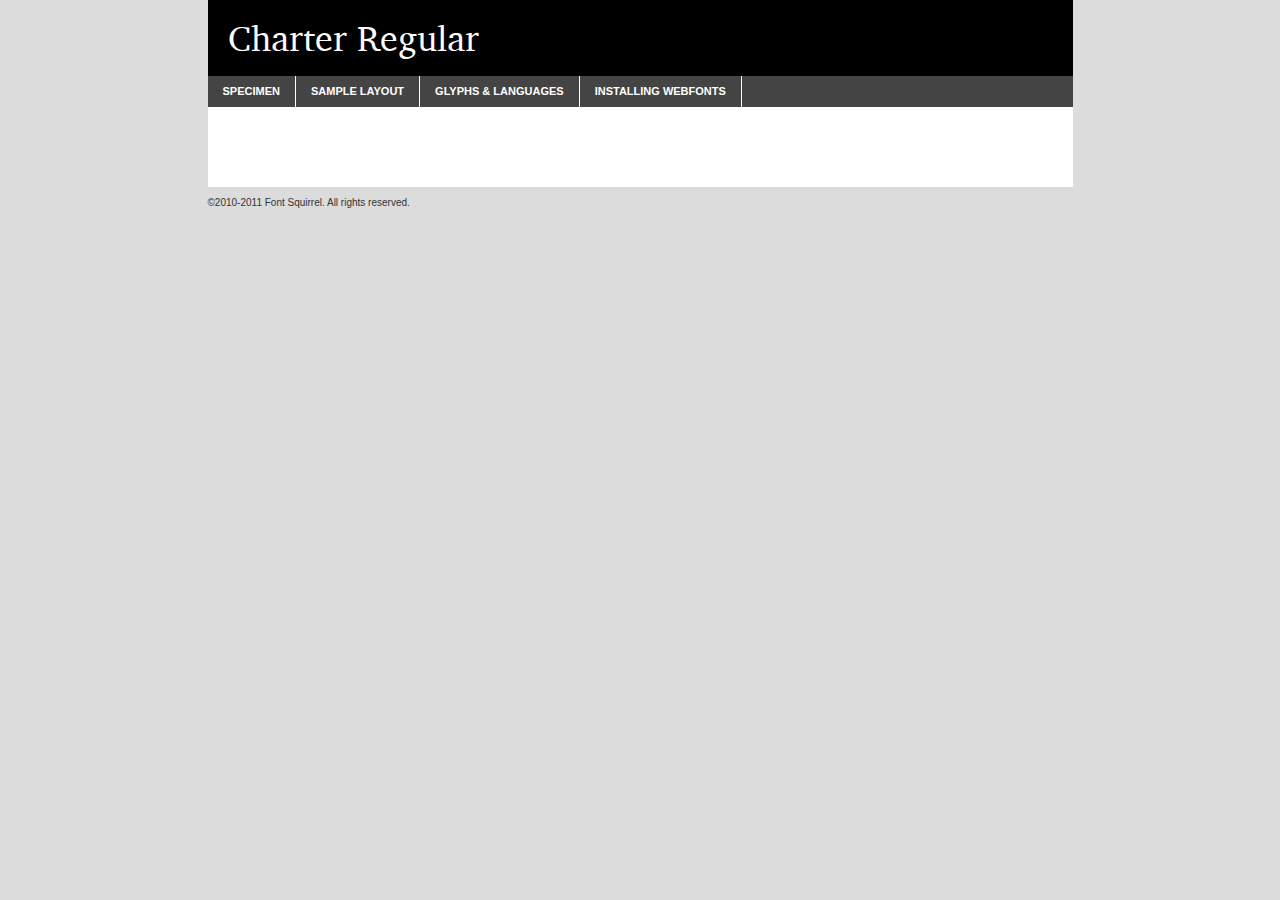
<file: charter/charter/webfonts/charter_regular-demo.html>
<!DOCTYPE html PUBLIC "-//W3C//DTD XHTML 1.0 Transitional//EN"
	"http://www.w3.org/TR/xhtml1/DTD/xhtml1-transitional.dtd">

<html xmlns="http://www.w3.org/1999/xhtml" xml:lang="en" lang="en">
<head>
	<meta http-equiv="Content-Type" content="text/html; charset=utf-8" />
	<script src="http://ajax.googleapis.com/ajax/libs/jquery/1.7.2/jquery.min.js" type="text/javascript" charset="utf-8"></script>
	<script src="specimen_files/easytabs.js" type="text/javascript" charset="utf-8"></script>
	<link rel="stylesheet" href="specimen_files/specimen_stylesheet.css" type="text/css" charset="utf-8" />
	<link rel="stylesheet" href="stylesheet.css" type="text/css" charset="utf-8" />

	<style type="text/css">
					body{
				font-family: 'charterregular';
							}
		</style>

	<title>Charter Regular Specimen</title>
	
	
	<script type="text/javascript" charset="utf-8">
		$(document).ready(function() {
			$('#container').easyTabs({defaultContent:1});
		});
	</script>
</head>

<body>
<div id="container">
	<div id="header">
		Charter Regular	</div>
	<ul class="tabs">
		<li><a href="#specimen">Specimen</a></li>
		<li><a href="#layout">Sample Layout</a></li>
				<li><a href="#glyphs">Glyphs &amp; Languages</a></li>
		<li><a href="#installing">Installing Webfonts</a></li>
		
	</ul>
	
	<div id="main_content">

		
			<div id="specimen">
		
				<div class="section">
					<div class="grid12 firstcol">
						<div class="huge">AaBb</div>
					</div>
				</div>
		
				<div class="section">
					<div class="glyph_range">A&#x200B;B&#x200b;C&#x200b;D&#x200b;E&#x200b;F&#x200b;G&#x200b;H&#x200b;I&#x200b;J&#x200b;K&#x200b;L&#x200b;M&#x200b;N&#x200b;O&#x200b;P&#x200b;Q&#x200b;R&#x200b;S&#x200b;T&#x200b;U&#x200b;V&#x200b;W&#x200b;X&#x200b;Y&#x200b;Z&#x200b;a&#x200b;b&#x200b;c&#x200b;d&#x200b;e&#x200b;f&#x200b;g&#x200b;h&#x200b;i&#x200b;j&#x200b;k&#x200b;l&#x200b;m&#x200b;n&#x200b;o&#x200b;p&#x200b;q&#x200b;r&#x200b;s&#x200b;t&#x200b;u&#x200b;v&#x200b;w&#x200b;x&#x200b;y&#x200b;z&#x200b;1&#x200b;2&#x200b;3&#x200b;4&#x200b;5&#x200b;6&#x200b;7&#x200b;8&#x200b;9&#x200b;0&#x200b;&amp;&#x200b;.&#x200b;,&#x200b;?&#x200b;!&#x200b;&#64;&#x200b;(&#x200b;)&#x200b;#&#x200b;$&#x200b;%&#x200b;*&#x200b;+&#x200b;-&#x200b;=&#x200b;:&#x200b;;</div>
				</div>
				<div class="section">
					<div class="grid12 firstcol">
						<table class="sample_table">
							<tr><td>10</td><td class="size10">abcdefghijklmnopqrstuvwxyzABCDEFGHIJKLMNOPQRSTUVWXYZ0123456789abcdefghijklmnopqrstuvwxyzABCDEFGHIJKLMNOPQRSTUVWXYZ0123456789abcdefghijklmnopqrstuvwxyzABCDEFGHIJKLMNOPQRSTUVWXYZ</td></tr>
							<tr><td>11</td><td class="size11">abcdefghijklmnopqrstuvwxyzABCDEFGHIJKLMNOPQRSTUVWXYZ0123456789abcdefghijklmnopqrstuvwxyzABCDEFGHIJKLMNOPQRSTUVWXYZ0123456789abcdefghijklmnopqrstuvwxyzABCDEFGHIJKLMNOPQRSTUVWXYZ</td></tr>
							<tr><td>12</td><td class="size12">abcdefghijklmnopqrstuvwxyzABCDEFGHIJKLMNOPQRSTUVWXYZ0123456789abcdefghijklmnopqrstuvwxyzABCDEFGHIJKLMNOPQRSTUVWXYZ0123456789abcdefghijklmnopqrstuvwxyzABCDEFGHIJKLMNOPQRSTUVWXYZ</td></tr>
							<tr><td>13</td><td class="size13">abcdefghijklmnopqrstuvwxyzABCDEFGHIJKLMNOPQRSTUVWXYZ0123456789abcdefghijklmnopqrstuvwxyzABCDEFGHIJKLMNOPQRSTUVWXYZ0123456789abcdefghijklmnopqrstuvwxyzABCDEFGHIJKLMNOPQRSTUVWXYZ</td></tr>
							<tr><td>14</td><td class="size14">abcdefghijklmnopqrstuvwxyzABCDEFGHIJKLMNOPQRSTUVWXYZ0123456789abcdefghijklmnopqrstuvwxyzABCDEFGHIJKLMNOPQRSTUVWXYZ0123456789abcdefghijklmnopqrstuvwxyzABCDEFGHIJKLMNOPQRSTUVWXYZ</td></tr>
							<tr><td>16</td><td class="size16">abcdefghijklmnopqrstuvwxyzABCDEFGHIJKLMNOPQRSTUVWXYZ0123456789abcdefghijklmnopqrstuvwxyzABCDEFGHIJKLMNOPQRSTUVWXYZ</td></tr>
							<tr><td>18</td><td class="size18">abcdefghijklmnopqrstuvwxyzABCDEFGHIJKLMNOPQRSTUVWXYZ0123456789abcdefghijklmnopqrstuvwxyzABCDEFGHIJKLMNOPQRSTUVWXYZ</td></tr>
							<tr><td>20</td><td class="size20">abcdefghijklmnopqrstuvwxyzABCDEFGHIJKLMNOPQRSTUVWXYZ0123456789abcdefghijklmnopqrstuvwxyzABCDEFGHIJKLMNOPQRSTUVWXYZ</td></tr>
							<tr><td>24</td><td class="size24">abcdefghijklmnopqrstuvwxyzABCDEFGHIJKLMNOPQRSTUVWXYZ0123456789abcdefghijklmnopqrstuvwxyzABCDEFGHIJKLMNOPQRSTUVWXYZ</td></tr>
							<tr><td>30</td><td class="size30">abcdefghijklmnopqrstuvwxyzABCDEFGHIJKLMNOPQRSTUVWXYZ0123456789abcdefghijklmnopqrstuvwxyzABCDEFGHIJKLMNOPQRSTUVWXYZ</td></tr>
							<tr><td>36</td><td class="size36">abcdefghijklmnopqrstuvwxyzABCDEFGHIJKLMNOPQRSTUVWXYZ0123456789abcdefghijklmnopqrstuvwxyzABCDEFGHIJKLMNOPQRSTUVWXYZ</td></tr>
							<tr><td>48</td><td class="size48">abcdefghijklmnopqrstuvwxyzABCDEFGHIJKLMNOPQRSTUVWXYZ0123456789abcdefghijklmnopqrstuvwxyzABCDEFGHIJKLMNOPQRSTUVWXYZ</td></tr>
							<tr><td>60</td><td class="size60">abcdefghijklmnopqrstuvwxyzABCDEFGHIJKLMNOPQRSTUVWXYZ0123456789abcdefghijklmnopqrstuvwxyzABCDEFGHIJKLMNOPQRSTUVWXYZ</td></tr>
							<tr><td>72</td><td class="size72">abcdefghijklmnopqrstuvwxyzABCDEFGHIJKLMNOPQRSTUVWXYZ0123456789abcdefghijklmnopqrstuvwxyzABCDEFGHIJKLMNOPQRSTUVWXYZ</td></tr>
							<tr><td>90</td><td class="size90">abcdefghijklmnopqrstuvwxyzABCDEFGHIJKLMNOPQRSTUVWXYZ0123456789abcdefghijklmnopqrstuvwxyzABCDEFGHIJKLMNOPQRSTUVWXYZ</td></tr>
						</table>
				
					</div>
			
				</div>
		
		
		
								<div class="section" id="bodycomparison">


										<div id="xheight">
				<div class="fontbody">&#xE000;&#xE000;&#xE000;&#xE000;&#xE000;&#xE000;&#xE000;&#xE000;&#xE000;&#xE000;&#xE000;&#xE000;&#xE000;&#xE000;&#xE000;&#xE000;&#xE000;&#xE000;&#xE000;&#xE000;&#xE000;&#xE000;&#xE000;&#xE000;&#xE000;&#xE000;&#xE000;&#xE000;&#xE000;&#xE000;&#xE000;&#xE000;&#xE000;&#xE000;&#xE000;&#xE000;&#xE000;&#xE000;&#xE000;&#xE000;&#xE000;&#xE000;&#xE000;&#xE000;&#xE000;&#xE000;&#xE000;&#xE000;&#xE000;&#xE000;&#xE000;&#xE000;&#xE000;&#xE000;&#xE000;&#xE000;&#xE000;&#xE000;&#xE000;&#xE000;&#xE000;&#xE000;&#xE000;&#xE000;&#xE000;&#xE000;&#xE000;&#xE000;&#xE000;&#xE000;&#xE000;&#xE000;&#xE000;&#xE000;&#xE000;&#xE000;&#xE000;&#xE000;&#xE000;&#xE000;&#xE000;&#xE000;&#xE000;&#xE000;&#xE000;&#xE000;&#xE000;&#xE000;&#xE000;&#xE000;&#xE000;&#xE000;&#xE000;&#xE000;&#xE000;&#xE000;&#xE000;&#xE000;&#xE000;body</div><div class="arialbody">body</div><div class="verdanabody">body</div><div class="georgiabody">body</div></div>
										<div class="fontbody" style="z-index:1">
											body<span>Charter Regular</span>
										</div>
										<div class="arialbody" style="z-index:1">
											body<span>Arial</span>
										</div>
										<div class="verdanabody" style="z-index:1">
											body<span>Verdana</span>
										</div>
										<div class="georgiabody" style="z-index:1">
											body<span>Georgia</span>
										</div>



								</div>
		
		
				<div class="section psample psample_row1" id="">
					
					<div class="grid2 firstcol">
						<p class="size10"><span>10.</span>Aenean lacinia bibendum nulla sed consectetur. Fusce dapibus, tellus ac cursus commodo, tortor mauris condimentum nibh, ut fermentum massa justo sit amet risus. Nullam id dolor id nibh ultricies vehicula ut id elit. Cum sociis natoque penatibus et magnis dis parturient montes, nascetur ridiculus mus. Nulla vitae elit libero, a pharetra augue.</p>
			
					</div>
					<div class="grid3">
						<p class="size11"><span>11.</span>Aenean lacinia bibendum nulla sed consectetur. Fusce dapibus, tellus ac cursus commodo, tortor mauris condimentum nibh, ut fermentum massa justo sit amet risus. Nullam id dolor id nibh ultricies vehicula ut id elit. Cum sociis natoque penatibus et magnis dis parturient montes, nascetur ridiculus mus. Nulla vitae elit libero, a pharetra augue.</p>
			
					</div>
					<div class="grid3">
						<p class="size12"><span>12.</span>Aenean lacinia bibendum nulla sed consectetur. Fusce dapibus, tellus ac cursus commodo, tortor mauris condimentum nibh, ut fermentum massa justo sit amet risus. Nullam id dolor id nibh ultricies vehicula ut id elit. Cum sociis natoque penatibus et magnis dis parturient montes, nascetur ridiculus mus. Nulla vitae elit libero, a pharetra augue.</p>
			
					</div>
					<div class="grid4">
						<p class="size13"><span>13.</span>Aenean lacinia bibendum nulla sed consectetur. Fusce dapibus, tellus ac cursus commodo, tortor mauris condimentum nibh, ut fermentum massa justo sit amet risus. Nullam id dolor id nibh ultricies vehicula ut id elit. Cum sociis natoque penatibus et magnis dis parturient montes, nascetur ridiculus mus. Nulla vitae elit libero, a pharetra augue.</p>
			
					</div>
					<div class="white_blend"></div>
					
				</div>
				<div class="section psample psample_row2" id="">
					<div class="grid3 firstcol">
						<p class="size14"><span>14.</span>Aenean lacinia bibendum nulla sed consectetur. Fusce dapibus, tellus ac cursus commodo, tortor mauris condimentum nibh, ut fermentum massa justo sit amet risus. Nullam id dolor id nibh ultricies vehicula ut id elit. Cum sociis natoque penatibus et magnis dis parturient montes, nascetur ridiculus mus. Nulla vitae elit libero, a pharetra augue.</p>
			
					</div>
					<div class="grid4">
						<p class="size16"><span>16.</span>Aenean lacinia bibendum nulla sed consectetur. Fusce dapibus, tellus ac cursus commodo, tortor mauris condimentum nibh, ut fermentum massa justo sit amet risus. Nullam id dolor id nibh ultricies vehicula ut id elit. Cum sociis natoque penatibus et magnis dis parturient montes, nascetur ridiculus mus. Nulla vitae elit libero, a pharetra augue.</p>
			
					</div>
					<div class="grid5">
						<p class="size18"><span>18.</span>Aenean lacinia bibendum nulla sed consectetur. Fusce dapibus, tellus ac cursus commodo, tortor mauris condimentum nibh, ut fermentum massa justo sit amet risus. Nullam id dolor id nibh ultricies vehicula ut id elit. Cum sociis natoque penatibus et magnis dis parturient montes, nascetur ridiculus mus. Nulla vitae elit libero, a pharetra augue.</p>
			
					</div>

					<div class="white_blend"></div>

				</div>
				
				<div class="section psample psample_row3" id="">
					<div class="grid5 firstcol">
						<p class="size20"><span>20.</span>Aenean lacinia bibendum nulla sed consectetur. Fusce dapibus, tellus ac cursus commodo, tortor mauris condimentum nibh, ut fermentum massa justo sit amet risus. Nullam id dolor id nibh ultricies vehicula ut id elit. Cum sociis natoque penatibus et magnis dis parturient montes, nascetur ridiculus mus. Nulla vitae elit libero, a pharetra augue.</p>
					</div>
					<div class="grid7">
						<p class="size24"><span>24.</span>Aenean lacinia bibendum nulla sed consectetur. Fusce dapibus, tellus ac cursus commodo, tortor mauris condimentum nibh, ut fermentum massa justo sit amet risus. Nullam id dolor id nibh ultricies vehicula ut id elit. Cum sociis natoque penatibus et magnis dis parturient montes, nascetur ridiculus mus. Nulla vitae elit libero, a pharetra augue.</p>
					</div>
					
					<div class="white_blend"></div>
					
				</div>
				
				<div class="section psample psample_row4" id="">
					<div class="grid12 firstcol">
						<p class="size30"><span>30.</span>Aenean lacinia bibendum nulla sed consectetur. Fusce dapibus, tellus ac cursus commodo, tortor mauris condimentum nibh, ut fermentum massa justo sit amet risus. Nullam id dolor id nibh ultricies vehicula ut id elit. Cum sociis natoque penatibus et magnis dis parturient montes, nascetur ridiculus mus. Nulla vitae elit libero, a pharetra augue.</p>
					</div>
					<div class="white_blend"></div>
					
				</div>
				
				
				
				<div class="section psample psample_row1 fullreverse">
					<div class="grid2 firstcol">
						<p class="size10"><span>10.</span>Aenean lacinia bibendum nulla sed consectetur. Fusce dapibus, tellus ac cursus commodo, tortor mauris condimentum nibh, ut fermentum massa justo sit amet risus. Nullam id dolor id nibh ultricies vehicula ut id elit. Cum sociis natoque penatibus et magnis dis parturient montes, nascetur ridiculus mus. Nulla vitae elit libero, a pharetra augue.</p>
			
					</div>
					<div class="grid3">
						<p class="size11"><span>11.</span>Aenean lacinia bibendum nulla sed consectetur. Fusce dapibus, tellus ac cursus commodo, tortor mauris condimentum nibh, ut fermentum massa justo sit amet risus. Nullam id dolor id nibh ultricies vehicula ut id elit. Cum sociis natoque penatibus et magnis dis parturient montes, nascetur ridiculus mus. Nulla vitae elit libero, a pharetra augue.</p>
			
					</div>
					<div class="grid3">
						<p class="size12"><span>12.</span>Aenean lacinia bibendum nulla sed consectetur. Fusce dapibus, tellus ac cursus commodo, tortor mauris condimentum nibh, ut fermentum massa justo sit amet risus. Nullam id dolor id nibh ultricies vehicula ut id elit. Cum sociis natoque penatibus et magnis dis parturient montes, nascetur ridiculus mus. Nulla vitae elit libero, a pharetra augue.</p>
			
					</div>
					<div class="grid4">
						<p class="size13"><span>13.</span>Aenean lacinia bibendum nulla sed consectetur. Fusce dapibus, tellus ac cursus commodo, tortor mauris condimentum nibh, ut fermentum massa justo sit amet risus. Nullam id dolor id nibh ultricies vehicula ut id elit. Cum sociis natoque penatibus et magnis dis parturient montes, nascetur ridiculus mus. Nulla vitae elit libero, a pharetra augue.</p>
			
					</div>
					<div class="black_blend"></div>
					
				</div>
				
				<div class="section psample psample_row2 fullreverse">
					<div class="grid3 firstcol">
						<p class="size14"><span>14.</span>Aenean lacinia bibendum nulla sed consectetur. Fusce dapibus, tellus ac cursus commodo, tortor mauris condimentum nibh, ut fermentum massa justo sit amet risus. Nullam id dolor id nibh ultricies vehicula ut id elit. Cum sociis natoque penatibus et magnis dis parturient montes, nascetur ridiculus mus. Nulla vitae elit libero, a pharetra augue.</p>
			
					</div>
					<div class="grid4">
						<p class="size16"><span>16.</span>Aenean lacinia bibendum nulla sed consectetur. Fusce dapibus, tellus ac cursus commodo, tortor mauris condimentum nibh, ut fermentum massa justo sit amet risus. Nullam id dolor id nibh ultricies vehicula ut id elit. Cum sociis natoque penatibus et magnis dis parturient montes, nascetur ridiculus mus. Nulla vitae elit libero, a pharetra augue.</p>
			
					</div>
					<div class="grid5">
						<p class="size18"><span>18.</span>Aenean lacinia bibendum nulla sed consectetur. Fusce dapibus, tellus ac cursus commodo, tortor mauris condimentum nibh, ut fermentum massa justo sit amet risus. Nullam id dolor id nibh ultricies vehicula ut id elit. Cum sociis natoque penatibus et magnis dis parturient montes, nascetur ridiculus mus. Nulla vitae elit libero, a pharetra augue.</p>
			
					</div>
					<div class="black_blend"></div>

				</div>
				
				<div class="section psample fullreverse psample_row3" id="">
					<div class="grid5 firstcol">
						<p class="size20"><span>20.</span>Aenean lacinia bibendum nulla sed consectetur. Fusce dapibus, tellus ac cursus commodo, tortor mauris condimentum nibh, ut fermentum massa justo sit amet risus. Nullam id dolor id nibh ultricies vehicula ut id elit. Cum sociis natoque penatibus et magnis dis parturient montes, nascetur ridiculus mus. Nulla vitae elit libero, a pharetra augue.</p>
					</div>
					<div class="grid7">
						<p class="size24"><span>24.</span>Aenean lacinia bibendum nulla sed consectetur. Fusce dapibus, tellus ac cursus commodo, tortor mauris condimentum nibh, ut fermentum massa justo sit amet risus. Nullam id dolor id nibh ultricies vehicula ut id elit. Cum sociis natoque penatibus et magnis dis parturient montes, nascetur ridiculus mus. Nulla vitae elit libero, a pharetra augue.</p>
					</div>
					
					<div class="black_blend"></div>
					
				</div>
				
				<div class="section psample fullreverse psample_row4" id="" style="border-bottom: 20px #000 solid;">
					<div class="grid12 firstcol">
						<p class="size30"><span>30.</span>Aenean lacinia bibendum nulla sed consectetur. Fusce dapibus, tellus ac cursus commodo, tortor mauris condimentum nibh, ut fermentum massa justo sit amet risus. Nullam id dolor id nibh ultricies vehicula ut id elit. Cum sociis natoque penatibus et magnis dis parturient montes, nascetur ridiculus mus. Nulla vitae elit libero, a pharetra augue.</p>
					</div>
					<div class="black_blend"></div>
					
				</div>
				
				
				
				
			</div>
			
			<div id="layout">
				
				<div class="section">
					
					<div class="grid12 firstcol">
						<h1>Lorem Ipsum Dolor</h1>
						<h2>Etiam porta sem malesuada magna mollis euismod</h2>
						
						<p class="byline">By <a href="#link">Aenean Lacinia</a></p>
					</div>
				</div>
				<div class="section">
					<div class="grid8 firstcol">
						<p class="large">Donec sed odio dui. Morbi leo risus, porta ac consectetur ac, vestibulum at eros. Fusce dapibus, tellus ac cursus commodo, tortor mauris condimentum nibh, ut fermentum massa justo sit amet risus. </p>

						
						<h3>Pellentesque ornare sem</h3>

						<p>Maecenas sed diam eget risus varius blandit sit amet non magna. Maecenas faucibus mollis interdum. Donec ullamcorper nulla non metus auctor fringilla. Nullam id dolor id nibh ultricies vehicula ut id elit. Nullam id dolor id nibh ultricies vehicula ut id elit. </p>

						<p>Aenean eu leo quam. Pellentesque ornare sem lacinia quam venenatis vestibulum. Lorem ipsum dolor sit amet, consectetur adipiscing elit. Cum sociis natoque penatibus et magnis dis parturient montes, nascetur ridiculus mus. </p>

						<p>Nulla vitae elit libero, a pharetra augue. Praesent commodo cursus magna, vel scelerisque nisl consectetur et. Aenean lacinia bibendum nulla sed consectetur. </p>

						<p>Nullam quis risus eget urna mollis ornare vel eu leo. Nullam quis risus eget urna mollis ornare vel eu leo. Maecenas sed diam eget risus varius blandit sit amet non magna. Donec ullamcorper nulla non metus auctor fringilla. </p>

						<h3>Cras mattis consectetur</h3>

						<p>Aenean eu leo quam. Pellentesque ornare sem lacinia quam venenatis vestibulum. Aenean lacinia bibendum nulla sed consectetur. Integer posuere erat a ante venenatis dapibus posuere velit aliquet. Cras mattis consectetur purus sit amet fermentum. </p>

						<p>Nullam id dolor id nibh ultricies vehicula ut id elit. Nullam quis risus eget urna mollis ornare vel eu leo. Cras mattis consectetur purus sit amet fermentum.</p>
					</div>
					
					<div class="grid4 sidebar">
						
						<div class="box reverse">
							<p class="last">Nullam quis risus eget urna mollis ornare vel eu leo. Donec ullamcorper nulla non metus auctor fringilla. Cras mattis consectetur purus sit amet fermentum. Sed posuere consectetur est at lobortis. Lorem ipsum dolor sit amet, consectetur adipiscing elit. </p>
						</div>
						
						<p class="caption">Maecenas sed diam eget risus varius.</p>

						<p>Vestibulum id ligula porta felis euismod semper. Integer posuere erat a ante venenatis dapibus posuere velit aliquet. Vestibulum id ligula porta felis euismod semper. Sed posuere consectetur est at lobortis. Maecenas sed diam eget risus varius blandit sit amet non magna. Fusce dapibus, tellus ac cursus commodo, tortor mauris condimentum nibh, ut fermentum massa justo sit amet risus. </p>

					

						<p>Duis mollis, est non commodo luctus, nisi erat porttitor ligula, eget lacinia odio sem nec elit. Aenean lacinia bibendum nulla sed consectetur. Vivamus sagittis lacus vel augue laoreet rutrum faucibus dolor auctor. Aenean lacinia bibendum nulla sed consectetur. Nullam quis risus eget urna mollis ornare vel eu leo. </p>

						<p>Praesent commodo cursus magna, vel scelerisque nisl consectetur et. Donec ullamcorper nulla non metus auctor fringilla. Maecenas faucibus mollis interdum. Fusce dapibus, tellus ac cursus commodo, tortor mauris condimentum nibh, ut fermentum massa justo sit amet risus. </p>

					</div>
				</div>
				
			</div>


			



		<div id="glyphs">
			<div class="section">
				<div class="grid12 firstcol">
			
				<h1>Language Support</h1>
				<p>The subset of Charter Regular in this kit supports the following languages:<br />
			
					Albanian, Danish, Dutch, English, Estonian, Faroese, French, German, Icelandic, Italian, Malagasy, Norwegian, Portuguese, Spanish, Swedish				</p>
				<h1>Glyph Chart</h1>
				<p>The subset of Charter Regular in this kit includes all the glyphs listed below. Unicode entities are included above each glyph to help you insert individual characters into your layout.</p>
				<div id="glyph_chart">
			
																				 <div><p>&amp;#32;</p>&#32;</div>
																				 <div><p>&amp;#33;</p>&#33;</div>
																				 <div><p>&amp;#34;</p>&#34;</div>
																				 <div><p>&amp;#35;</p>&#35;</div>
																				 <div><p>&amp;#36;</p>&#36;</div>
																				 <div><p>&amp;#37;</p>&#37;</div>
																				 <div><p>&amp;#38;</p>&#38;</div>
																				 <div><p>&amp;#39;</p>&#39;</div>
																				 <div><p>&amp;#40;</p>&#40;</div>
																				 <div><p>&amp;#41;</p>&#41;</div>
																				 <div><p>&amp;#42;</p>&#42;</div>
																				 <div><p>&amp;#43;</p>&#43;</div>
																				 <div><p>&amp;#44;</p>&#44;</div>
																				 <div><p>&amp;#45;</p>&#45;</div>
																				 <div><p>&amp;#46;</p>&#46;</div>
																				 <div><p>&amp;#47;</p>&#47;</div>
																				 <div><p>&amp;#48;</p>&#48;</div>
																				 <div><p>&amp;#49;</p>&#49;</div>
																				 <div><p>&amp;#50;</p>&#50;</div>
																				 <div><p>&amp;#51;</p>&#51;</div>
																				 <div><p>&amp;#52;</p>&#52;</div>
																				 <div><p>&amp;#53;</p>&#53;</div>
																				 <div><p>&amp;#54;</p>&#54;</div>
																				 <div><p>&amp;#55;</p>&#55;</div>
																				 <div><p>&amp;#56;</p>&#56;</div>
																				 <div><p>&amp;#57;</p>&#57;</div>
																				 <div><p>&amp;#58;</p>&#58;</div>
																				 <div><p>&amp;#59;</p>&#59;</div>
																				 <div><p>&amp;#60;</p>&#60;</div>
																				 <div><p>&amp;#61;</p>&#61;</div>
																				 <div><p>&amp;#62;</p>&#62;</div>
																				 <div><p>&amp;#63;</p>&#63;</div>
																				 <div><p>&amp;#64;</p>&#64;</div>
																				 <div><p>&amp;#65;</p>&#65;</div>
																				 <div><p>&amp;#66;</p>&#66;</div>
																				 <div><p>&amp;#67;</p>&#67;</div>
																				 <div><p>&amp;#68;</p>&#68;</div>
																				 <div><p>&amp;#69;</p>&#69;</div>
																				 <div><p>&amp;#70;</p>&#70;</div>
																				 <div><p>&amp;#71;</p>&#71;</div>
																				 <div><p>&amp;#72;</p>&#72;</div>
																				 <div><p>&amp;#73;</p>&#73;</div>
																				 <div><p>&amp;#74;</p>&#74;</div>
																				 <div><p>&amp;#75;</p>&#75;</div>
																				 <div><p>&amp;#76;</p>&#76;</div>
																				 <div><p>&amp;#77;</p>&#77;</div>
																				 <div><p>&amp;#78;</p>&#78;</div>
																				 <div><p>&amp;#79;</p>&#79;</div>
																				 <div><p>&amp;#80;</p>&#80;</div>
																				 <div><p>&amp;#81;</p>&#81;</div>
																				 <div><p>&amp;#82;</p>&#82;</div>
																				 <div><p>&amp;#83;</p>&#83;</div>
																				 <div><p>&amp;#84;</p>&#84;</div>
																				 <div><p>&amp;#85;</p>&#85;</div>
																				 <div><p>&amp;#86;</p>&#86;</div>
																				 <div><p>&amp;#87;</p>&#87;</div>
																				 <div><p>&amp;#88;</p>&#88;</div>
																				 <div><p>&amp;#89;</p>&#89;</div>
																				 <div><p>&amp;#90;</p>&#90;</div>
																				 <div><p>&amp;#91;</p>&#91;</div>
																				 <div><p>&amp;#92;</p>&#92;</div>
																				 <div><p>&amp;#93;</p>&#93;</div>
																				 <div><p>&amp;#94;</p>&#94;</div>
																				 <div><p>&amp;#95;</p>&#95;</div>
																				 <div><p>&amp;#96;</p>&#96;</div>
																				 <div><p>&amp;#97;</p>&#97;</div>
																				 <div><p>&amp;#98;</p>&#98;</div>
																				 <div><p>&amp;#99;</p>&#99;</div>
																				 <div><p>&amp;#100;</p>&#100;</div>
																				 <div><p>&amp;#101;</p>&#101;</div>
																				 <div><p>&amp;#102;</p>&#102;</div>
																				 <div><p>&amp;#103;</p>&#103;</div>
																				 <div><p>&amp;#104;</p>&#104;</div>
																				 <div><p>&amp;#105;</p>&#105;</div>
																				 <div><p>&amp;#106;</p>&#106;</div>
																				 <div><p>&amp;#107;</p>&#107;</div>
																				 <div><p>&amp;#108;</p>&#108;</div>
																				 <div><p>&amp;#109;</p>&#109;</div>
																				 <div><p>&amp;#110;</p>&#110;</div>
																				 <div><p>&amp;#111;</p>&#111;</div>
																				 <div><p>&amp;#112;</p>&#112;</div>
																				 <div><p>&amp;#113;</p>&#113;</div>
																				 <div><p>&amp;#114;</p>&#114;</div>
																				 <div><p>&amp;#115;</p>&#115;</div>
																				 <div><p>&amp;#116;</p>&#116;</div>
																				 <div><p>&amp;#117;</p>&#117;</div>
																				 <div><p>&amp;#118;</p>&#118;</div>
																				 <div><p>&amp;#119;</p>&#119;</div>
																				 <div><p>&amp;#120;</p>&#120;</div>
																				 <div><p>&amp;#121;</p>&#121;</div>
																				 <div><p>&amp;#122;</p>&#122;</div>
																				 <div><p>&amp;#123;</p>&#123;</div>
																				 <div><p>&amp;#124;</p>&#124;</div>
																				 <div><p>&amp;#125;</p>&#125;</div>
																				 <div><p>&amp;#126;</p>&#126;</div>
																				 <div><p>&amp;#161;</p>&#161;</div>
																				 <div><p>&amp;#162;</p>&#162;</div>
																				 <div><p>&amp;#163;</p>&#163;</div>
																				 <div><p>&amp;#164;</p>&#164;</div>
																				 <div><p>&amp;#165;</p>&#165;</div>
																				 <div><p>&amp;#166;</p>&#166;</div>
																				 <div><p>&amp;#167;</p>&#167;</div>
																				 <div><p>&amp;#168;</p>&#168;</div>
																				 <div><p>&amp;#169;</p>&#169;</div>
																				 <div><p>&amp;#170;</p>&#170;</div>
																				 <div><p>&amp;#171;</p>&#171;</div>
																				 <div><p>&amp;#172;</p>&#172;</div>
																				 <div><p>&amp;#174;</p>&#174;</div>
																				 <div><p>&amp;#175;</p>&#175;</div>
																				 <div><p>&amp;#176;</p>&#176;</div>
																				 <div><p>&amp;#177;</p>&#177;</div>
																				 <div><p>&amp;#178;</p>&#178;</div>
																				 <div><p>&amp;#179;</p>&#179;</div>
																				 <div><p>&amp;#180;</p>&#180;</div>
																				 <div><p>&amp;#181;</p>&#181;</div>
																				 <div><p>&amp;#182;</p>&#182;</div>
																				 <div><p>&amp;#183;</p>&#183;</div>
																				 <div><p>&amp;#184;</p>&#184;</div>
																				 <div><p>&amp;#185;</p>&#185;</div>
																				 <div><p>&amp;#186;</p>&#186;</div>
																				 <div><p>&amp;#187;</p>&#187;</div>
																				 <div><p>&amp;#188;</p>&#188;</div>
																				 <div><p>&amp;#189;</p>&#189;</div>
																				 <div><p>&amp;#190;</p>&#190;</div>
																				 <div><p>&amp;#191;</p>&#191;</div>
																				 <div><p>&amp;#192;</p>&#192;</div>
																				 <div><p>&amp;#193;</p>&#193;</div>
																				 <div><p>&amp;#194;</p>&#194;</div>
																				 <div><p>&amp;#195;</p>&#195;</div>
																				 <div><p>&amp;#196;</p>&#196;</div>
																				 <div><p>&amp;#197;</p>&#197;</div>
																				 <div><p>&amp;#198;</p>&#198;</div>
																				 <div><p>&amp;#199;</p>&#199;</div>
																				 <div><p>&amp;#200;</p>&#200;</div>
																				 <div><p>&amp;#201;</p>&#201;</div>
																				 <div><p>&amp;#202;</p>&#202;</div>
																				 <div><p>&amp;#203;</p>&#203;</div>
																				 <div><p>&amp;#204;</p>&#204;</div>
																				 <div><p>&amp;#205;</p>&#205;</div>
																				 <div><p>&amp;#206;</p>&#206;</div>
																				 <div><p>&amp;#207;</p>&#207;</div>
																				 <div><p>&amp;#208;</p>&#208;</div>
																				 <div><p>&amp;#209;</p>&#209;</div>
																				 <div><p>&amp;#210;</p>&#210;</div>
																				 <div><p>&amp;#211;</p>&#211;</div>
																				 <div><p>&amp;#212;</p>&#212;</div>
																				 <div><p>&amp;#213;</p>&#213;</div>
																				 <div><p>&amp;#214;</p>&#214;</div>
																				 <div><p>&amp;#215;</p>&#215;</div>
																				 <div><p>&amp;#216;</p>&#216;</div>
																				 <div><p>&amp;#217;</p>&#217;</div>
																				 <div><p>&amp;#218;</p>&#218;</div>
																				 <div><p>&amp;#219;</p>&#219;</div>
																				 <div><p>&amp;#220;</p>&#220;</div>
																				 <div><p>&amp;#221;</p>&#221;</div>
																				 <div><p>&amp;#222;</p>&#222;</div>
																				 <div><p>&amp;#223;</p>&#223;</div>
																				 <div><p>&amp;#224;</p>&#224;</div>
																				 <div><p>&amp;#225;</p>&#225;</div>
																				 <div><p>&amp;#226;</p>&#226;</div>
																				 <div><p>&amp;#227;</p>&#227;</div>
																				 <div><p>&amp;#228;</p>&#228;</div>
																				 <div><p>&amp;#229;</p>&#229;</div>
																				 <div><p>&amp;#230;</p>&#230;</div>
																				 <div><p>&amp;#231;</p>&#231;</div>
																				 <div><p>&amp;#232;</p>&#232;</div>
																				 <div><p>&amp;#233;</p>&#233;</div>
																				 <div><p>&amp;#234;</p>&#234;</div>
																				 <div><p>&amp;#235;</p>&#235;</div>
																				 <div><p>&amp;#236;</p>&#236;</div>
																				 <div><p>&amp;#237;</p>&#237;</div>
																				 <div><p>&amp;#238;</p>&#238;</div>
																				 <div><p>&amp;#239;</p>&#239;</div>
																				 <div><p>&amp;#240;</p>&#240;</div>
																				 <div><p>&amp;#241;</p>&#241;</div>
																				 <div><p>&amp;#242;</p>&#242;</div>
																				 <div><p>&amp;#243;</p>&#243;</div>
																				 <div><p>&amp;#244;</p>&#244;</div>
																				 <div><p>&amp;#245;</p>&#245;</div>
																				 <div><p>&amp;#246;</p>&#246;</div>
																				 <div><p>&amp;#247;</p>&#247;</div>
																				 <div><p>&amp;#248;</p>&#248;</div>
																				 <div><p>&amp;#249;</p>&#249;</div>
																				 <div><p>&amp;#250;</p>&#250;</div>
																				 <div><p>&amp;#251;</p>&#251;</div>
																				 <div><p>&amp;#252;</p>&#252;</div>
																				 <div><p>&amp;#253;</p>&#253;</div>
																				 <div><p>&amp;#254;</p>&#254;</div>
																				 <div><p>&amp;#255;</p>&#255;</div>
																				 <div><p>&amp;#305;</p>&#305;</div>
																				 <div><p>&amp;#321;</p>&#321;</div>
																				 <div><p>&amp;#322;</p>&#322;</div>
																				 <div><p>&amp;#338;</p>&#338;</div>
																				 <div><p>&amp;#339;</p>&#339;</div>
																				 <div><p>&amp;#352;</p>&#352;</div>
																				 <div><p>&amp;#353;</p>&#353;</div>
																				 <div><p>&amp;#376;</p>&#376;</div>
																				 <div><p>&amp;#381;</p>&#381;</div>
																				 <div><p>&amp;#382;</p>&#382;</div>
																				 <div><p>&amp;#402;</p>&#402;</div>
																				 <div><p>&amp;#710;</p>&#710;</div>
																				 <div><p>&amp;#711;</p>&#711;</div>
																				 <div><p>&amp;#728;</p>&#728;</div>
																				 <div><p>&amp;#729;</p>&#729;</div>
																				 <div><p>&amp;#730;</p>&#730;</div>
																				 <div><p>&amp;#731;</p>&#731;</div>
																				 <div><p>&amp;#732;</p>&#732;</div>
																				 <div><p>&amp;#733;</p>&#733;</div>
																				 <div><p>&amp;#8211;</p>&#8211;</div>
																				 <div><p>&amp;#8212;</p>&#8212;</div>
																				 <div><p>&amp;#8216;</p>&#8216;</div>
																				 <div><p>&amp;#8217;</p>&#8217;</div>
																				 <div><p>&amp;#8218;</p>&#8218;</div>
																				 <div><p>&amp;#8220;</p>&#8220;</div>
																				 <div><p>&amp;#8221;</p>&#8221;</div>
																				 <div><p>&amp;#8222;</p>&#8222;</div>
																				 <div><p>&amp;#8224;</p>&#8224;</div>
																				 <div><p>&amp;#8225;</p>&#8225;</div>
																				 <div><p>&amp;#8226;</p>&#8226;</div>
																				 <div><p>&amp;#8230;</p>&#8230;</div>
																				 <div><p>&amp;#8240;</p>&#8240;</div>
																				 <div><p>&amp;#8249;</p>&#8249;</div>
																				 <div><p>&amp;#8250;</p>&#8250;</div>
																				 <div><p>&amp;#8260;</p>&#8260;</div>
																				 <div><p>&amp;#8482;</p>&#8482;</div>
																				 <div><p>&amp;#8722;</p>&#8722;</div>
																				 <div><p>&amp;#57344;</p>&#57344;</div>
																				 <div><p>&amp;#64257;</p>&#64257;</div>
																				 <div><p>&amp;#64258;</p>&#64258;</div>
																																																</div>	
				</div>
		
		
			</div>
		</div>
		
		
		<div id="specs">
			
		</div>
	
		<div id="installing">
			<div class="section">
				<div class="grid7 firstcol">
					<h1>Installing Webfonts</h1>
					
					<p>Webfonts are supported by all major browser platforms but not all in the same way. There are currently four different font formats that must be included in order to target all browsers. This includes TTF, WOFF, EOT and SVG.</p>
					
					<h2>1. Upload your webfonts</h2>
					<p>You must upload your webfont kit to your website. They should be in or near the same directory as your CSS files.</p>
					
					<h2>2. Include the webfont stylesheet</h2>
					<p>A special CSS @font-face declaration helps the various browsers select the appropriate font it needs without causing you a bunch of headaches. Learn more about this syntax by reading the <a href="http://www.fontspring.com/blog/further-hardening-of-the-bulletproof-syntax">Fontspring blog post</a> about it. The code for it is as follows:</p>


<code>
@font-face{ 
	font-family: 'MyWebFont';
	src: url('WebFont.eot');
	src: url('WebFont.eot?#iefix') format('embedded-opentype'),
	     url('WebFont.woff') format('woff'),
	     url('WebFont.ttf') format('truetype'),
	     url('WebFont.svg#webfont') format('svg');
}
</code>

	<p>We've already gone ahead and generated the code for you. All you have to do is link to the stylesheet in your HTML, like this:</p>
	<code>&lt;link rel=&quot;stylesheet&quot; href=&quot;stylesheet.css&quot; type=&quot;text/css&quot; charset=&quot;utf-8&quot; /&gt;</code>

					<h2>3. Modify your own stylesheet</h2>
					<p>To take advantage of your new fonts, you must tell your stylesheet to use them. Look at the original @font-face declaration above and find the property called "font-family." The name linked there will be what you use to reference the font. Prepend that webfont name to the font stack in the "font-family" property, inside the selector you want to change. For example:</p>
<code>p { font-family: 'WebFont', Arial, sans-serif; }</code>

<h2>4. Test</h2>
<p>Getting webfonts to work cross-browser <em>can</em> be tricky. Use the information in the sidebar to help you if you find that fonts aren't loading in a particular browser.</p>
				</div>
				
				<div class="grid5 sidebar">
					<div class="box">
						<h2>Troubleshooting<br />Font-Face Problems</h2>
						<p>Having trouble getting your webfonts to load in your new website? Here are some tips to sort out what might be the problem.</p>

						<h3>Fonts not showing in any browser</h3>

						<p>This sounds like you need to work on the plumbing. You either did not upload the fonts to the correct directory, or you did not link the fonts properly in the CSS. If you've confirmed that all this is correct and you still have a problem, take a look at your .htaccess file and see if requests are getting intercepted.</p>

						<h3>Fonts not loading in iPhone or iPad</h3>

						<p>The most common problem here is that you are serving the fonts from an IIS server. IIS refuses to serve files that have unknown MIME types. If that is the case, you must set the MIME type for SVG to "image/svg+xml" in the server settings. Follow these instructions from Microsoft if you need help.</p>

						<h3>Fonts not loading in Firefox</h3>

						<p>The primary reason for this failure? You are still using a version Firefox older than 3.5. So upgrade already! If that isn't it, then you are very likely serving fonts from a different domain. Firefox requires that all font assets be served from the same domain. Lastly it is possible that you need to add WOFF to your list of MIME types (if you are serving via IIS.)</p>

						<h3>Fonts not loading in IE</h3>

						<p>Are you looking at Internet Explorer on an actual Windows machine or are you cheating by using a service like Adobe BrowserLab? Many of these screenshot services do not render @font-face for IE. Best to test it on a real machine.</p>

						<h3>Fonts not loading in IE9</h3>

						<p>IE9, like Firefox, requires that fonts be served from the same domain as the website. Make sure that is the case.</p>
					</div>
				</div>
			</div>
			
		</div>
	
	</div>
	<div id="footer">
		<p>&copy;2010-2011 Font Squirrel. All rights reserved.</p>
	</div>
</div>
</body>
</html>
</file>
<file: style.css>
.container {
    display: flex; /* Enables flexbox layout */
    flex-direction: column; /* Stacks elements vertically */
    align-items: center; /* Centers content horizontally */
  }
  
  
  .image-container {
    margin-top: 50px;
    position: absolute; /* Positions the image absolutely */
    top: 0; /* Places the image at the top */
    left: 50%; /* Centers the image horizontally (needs adjustment) */
    transform: translateX(-50%); /* Fine-tunes horizontal centering */
    width: 150px; /* Adjust width as needed */
    height: 150px; /* Adjust height as needed */
    border-radius: 50%; /* Creates a circular shape */
    overflow: hidden; /* Hides overflowing parts of the image */
  }
  
  .image-container img {
    width: 100%; /* Ensures image fills the container */
    height: 100%; /* Ensures image fills the container */
    object-fit: cover; /* Scales image to fit container (may crop) */
    background-size: cover;
  }
  @font-face {
    font-family: 'charter'; /* Replace with your font name */
    src: url('C:\Users\Prithivi\OneDrive\Desktop\new website\charter'); /* Replace with your font file path */
  }
  
  .handwritten-text {
    font-family: 'charter'; /* Use the font family from @font-face */
    text-align: center; /* Centers the content within the container */
    margin: 0 auto; /* Horizontally centers the container */
    position: relative; /* Needed for absolute positioning of image */
  }
  .text {
    text-align: center; /* Centers the content within the container */
    margin: 0 auto; /* Horizontally centers the container */
    position: relative; /* Needed for absolute positioning of image */
  }
  .bordered-heading {
    /* Styles for the heading (same as previous example) */
    display: inline-block;
    margin-top: 200px;
    background-color: #1d1b1b; /* Light gray background */
    font-size: 1.5em;
    color: #ffffff; /* Black text color */
  }
  .text-box {
    text-align: center; /* Centers the content within the container */
    margin: 0 auto; /* Horizontally centers the container */
    margin-top: 20px;
    position: relative; /* Needed for absolute positioning of image */
    padding: 10px 40px; /* Inner padding */
    background-color: #1d1b1b; /* Light gray background */
    border: 1px solid #1d1b1b; /* Light gray border */
    font-size: 16px; /* Initial font size */
    color: #a59797;
    cursor: pointer; /* Hand cursor on hover */
    transition: transform 0.5s ease-in-out, background-color 0.5s ease-in-out; /* Smooth transitions */
  }
  
  .text-box:hover {
    transform: translateY(-5px); /* Move up 5px on hover */
    font-size: 1.02em; /* Increase font size slightly */ 
    background-color: #1d1b1b; /* Slightly darker background on hover */
    color: #3e7fd4;
  }

  .image-size {
    width: 50px; /* Or desired width */
    height: 50px; /* Or desired height */

  }
  .container {
    display: flex; /* Enable flexbox for the container */
    align-items: center; /* Align items vertically within the container */
  }
  img {
    margin-right: 150px; /* Add some optional margin between the image and text */
  }
  .socials {
    /* Styles for the heading (same as previous example) */
    display: inline-block;
    background-color: #1d1b1b; /* Light gray background */
    font-size: 1.5em;
    color: #ffffff; /* Black text color */
  }
  a {
    text-decoration: none;
    color: inherit;
  }
</file>
<file: blog.css>
p{
    margin-bottom: 50px;
    font-size: 1.5em; 
    color: #ffffff;
    margin-top: -15px;

}
.container {
    position: absolute;
    top: 70px;
    left: 250px;
    right: 250px;
  }
h2{
    font-size: 2em; 
    color: #ffffff;
    margin-top: -15px;

}
h1{
    text-align: center;
    font-size: 3em; 
    color: #807a7a;

}
</file>
<file: blogs.css>
.container {
  display: flex; /* Enables flexbox layout */
  flex-direction: column; /* Stacks elements vertically */
  align-items: center; /* Centers content horizontally */
}


.image-container {
  margin-top: 50px;
  position: absolute; /* Positions the image absolutely */
  top: 0; /* Places the image at the top */
  left: 50%; /* Centers the image horizontally (needs adjustment) */
  transform: translateX(-50%); /* Fine-tunes horizontal centering */
  width: 150px; /* Adjust width as needed */
  height: 150px; /* Adjust height as needed */
  border-radius: 50%; /* Creates a circular shape */
  overflow: hidden; /* Hides overflowing parts of the image */
}

.image-container img {
  width: 100%; /* Ensures image fills the container */
  height: 100%; /* Ensures image fills the container */
  object-fit: cover; /* Scales image to fit container (may crop) */
  background-size: cover;
}
.handwritten-text {
  font-family: 'charter'; /* Use the font family from @font-face */
  text-align: center; /* Centers the content within the container */
  margin: 0 auto; /* Horizontally centers the container */
  position: relative; /* Needed for absolute positioning of image */
}
.text {
  text-align: center; /* Centers the content within the container */
  margin: 0 auto; /* Horizontally centers the container */
  position: relative; /* Needed for absolute positioning of image */
}
.bordered-heading {
  /* Styles for the heading (same as previous example) */
  display: inline-block;
  margin-top: 200px;
  background-color: #1d1b1b; /* Light gray background */
  font-size: 1.5em;
  color: #ffffff; /* Black text color */
}
.text-box {
  text-align: center; /* Centers the content within the container */
  margin: 0 auto; /* Horizontally centers the container */
  margin-top: -15px;
  position: relative; /* Needed for absolute positioning of image */
  padding: 10px 40px; /* Inner padding */
  background-color: #1d1b1b; /* Light gray background */
  border: 1px solid #1d1b1b; /* Light gray border */
  font-size: 16px; /* Initial font size */
  color: #a59797;
  cursor: pointer; /* Hand cursor on hover */
  transition: transform 0.5s ease-in-out, background-color 0.5s ease-in-out; /* Smooth transitions */
}

.text-box:hover {
  transform: translateY(-5px); /* Move up 5px on hover */
  font-size: 1.02em; /* Increase font size slightly */ 
  background-color: #1d1b1b; /* Slightly darker background on hover */
  color: #3e7fd4;
}
a {
  text-decoration: none;
  color: inherit;
}
</file>
<file: charter/charter/webfonts/stylesheet.css>
/* Generated by Font Squirrel (http://www.fontsquirrel.com) on July 10, 2013 */



@font-face {
    font-family: 'charterbold_italic';
    src: url('charter_bold_italic-webfont.eot');
    src: url('charter_bold_italic-webfont.eot?#iefix') format('embedded-opentype'),
         url('charter_bold_italic-webfont.woff') format('woff');
    font-weight: normal;
    font-style: normal;

}




@font-face {
    font-family: 'charterbold';
    src: url('charter_bold-webfont.eot');
    src: url('charter_bold-webfont.eot?#iefix') format('embedded-opentype'),
         url('charter_bold-webfont.woff') format('woff');
    font-weight: normal;
    font-style: normal;

}




@font-face {
    font-family: 'charteritalic';
    src: url('charter_italic-webfont.eot');
    src: url('charter_italic-webfont.eot?#iefix') format('embedded-opentype'),
         url('charter_italic-webfont.woff') format('woff');
    font-weight: normal;
    font-style: normal;

}




@font-face {
    font-family: 'charterregular';
    src: url('charter_regular-webfont.eot');
    src: url('charter_regular-webfont.eot?#iefix') format('embedded-opentype'),
         url('charter_regular-webfont.woff') format('woff');
    font-weight: normal;
    font-style: normal;

}
</file>
<file: charter/charter/webfonts/specimen_files/specimen_stylesheet.css>
@import url('grid_12-825-55-15.css');

/*  
	CSS Reset by Eric Meyer - Released under Public Domain
    http://meyerweb.com/eric/tools/css/reset/
*/
html, body, div, span, applet, object, iframe,
h1, h2, h3, h4, h5, h6, p, blockquote, pre,
a, abbr, acronym, address, big, cite, code,
del, dfn, em, font, img, ins, kbd, q, s, samp,
small, strike, strong, sub, sup, tt, var,
b, u, i, center, dl, dt, dd, ol, ul, li,
fieldset, form, label, legend, table, 
caption, tbody, tfoot, thead, tr, th, td 
                  {margin: 0;padding: 0;border: 0;outline: 0;
                  font-size: 100%;vertical-align: baseline;
                  background: transparent;}
body              {line-height: 1;}
ol, ul            {list-style: none;}
blockquote, q     {quotes: none;}
blockquote:before, blockquote:after,
q:before, q:after {content: '';	content: none;}
:focus            {outline: 0;}
ins               {text-decoration: none;}
del               {text-decoration: line-through;}
table             {border-collapse: collapse;border-spacing: 0;}




body {
	color: #000;
	background-color: #dcdcdc;
}

a {
	text-decoration: none;
	color: #1883ba;
}

h1{
	font-size: 32px;
	font-weight: normal;
	font-style: normal;
	margin-bottom: 18px;
}

h2{
	font-size: 18px;
}

#container {
	width: 865px;
	margin: 0px auto;
}


#header {
	padding: 20px;
	font-size: 36px;
	background-color: #000;
	color: #fff;
}

#header span {
	color: #666;
}
#main_content {
	background-color: #fff;
	padding: 60px 20px 20px;
}


#footer p {
	margin: 0;
	padding-top: 10px;
	padding-bottom: 50px;
	color: #333;
	font: 10px Arial, sans-serif;
}

.tabs {
	width: 100%;
	height: 31px;
	background-color: #444;
}
.tabs li {
	float:  left;
	margin: 0;
	overflow: hidden;
	background-color: #444;
}
.tabs li a {
	display: block;
	color: #fff;
	text-decoration: none;
	font: bold 11px/11px 'Arial';
	text-transform: uppercase;
	padding: 10px 15px;
	border-right: 1px solid #fff;
}

.tabs li a:hover {
		background-color: #00b3ff;

}

.tabs li.active a {
	color:  #000;
	background-color: #fff;
}



div.huge {
	
	font-size: 300px;
	line-height: 1em;
	padding: 0;
	letter-spacing: -.02em;
	overflow: hidden;
}
div.glyph_range {
	font-size: 72px;
	line-height: 1.1em;
}

.size10{ font-size: 10px; }
.size11{ font-size: 11px; }
.size12{ font-size: 12px; }
.size13{ font-size: 13px; }
.size14{ font-size: 14px; }
.size16{ font-size: 16px; }
.size18{ font-size: 18px; }
.size20{ font-size: 20px; }
.size24{ font-size: 24px; }
.size30{ font-size: 30px; }
.size36{ font-size: 36px; }
.size48{ font-size: 48px; }
.size60{ font-size: 60px; }
.size72{ font-size: 72px; }
.size90{ font-size: 90px; }


.psample_row1 {	height: 120px;}
.psample_row1 {	height: 120px;}
.psample_row2 {	height: 160px;}
.psample_row3 {	height: 160px;}
.psample_row4 {	height: 160px;}

.psample {
	overflow: hidden;
	position: relative;
}
.psample p {
	line-height: 1.3em;
	display: block;
	overflow: hidden;
	margin: 0;
}

.psample span {
	margin-right: .5em;
}

.white_blend {
	width: 100%;
	height: 61px;
	background-image: url([data-uri]);
	position: absolute;
	bottom: 0;
}
.black_blend {
	width: 100%;
	height: 61px;
	background-image: url([data-uri]);
	position: absolute;
	bottom: 0;
}
.fullreverse {
	background:  #000 !important;
	color:  #fff !important;
	margin-left: -20px;
	padding-left: 20px;
	margin-right: -20px;
	padding-right: 20px;
	padding: 20px;
	margin-bottom:0;
}


.sample_table td {
	padding-top: 3px;
	padding-bottom:5px;
	padding-left: 5px;
	vertical-align: middle;
	line-height: 1.2em;
}

.sample_table td:first-child {
	background-color: #eee;
	text-align: right;
	padding-right: 5px;
	padding-left: 0;
	padding: 5px;
	font: 11px/12px "Courier New", Courier, mono;
}

code {
	white-space: pre;
	background-color: #eee;
	display: block;
	padding: 10px;
	margin-bottom: 18px;
	overflow: auto;
}


.bottom,.last 	{margin-bottom:0 !important; padding-bottom:0 !important;}

.box  { 
  padding: 18px; 
  margin-bottom: 18px; 
  background: #eee; 
}

.reverse,.reversed { background:  #000 !important;color:  #fff !important; border: none !important;}

#bodycomparison {
	position: relative;
	overflow: hidden;
	font-size: 72px;
	height: 90px;
	white-space: nowrap;
}

#bodycomparison div{
	font-size: 72px;
	line-height: 90px;
	display: inline;
	margin: 0 15px 0 0;
	padding: 0;
}

#bodycomparison div span{
	font: 10px Arial;
	position: absolute;
	left: 0;
}
#xheight {
	float: none;
	position: absolute;
	color: #d9f3ff;
	font-size: 72px;
	line-height: 90px;
}

.fontbody {
 position: relative;
}
.arialbody{
	font-family: Arial;
	position: relative;
}
.verdanabody{
	font-family: Verdana;
	position: relative;
}
.georgiabody{
	font-family: Georgia;
	position: relative;
}

/* @group Layout page
 */

#layout h1 {
	font-size: 36px;
	line-height: 42px;
	font-weight: normal;
	font-style: normal;
}

#layout h2 {
	font-size: 24px;
	line-height: 23px;
	font-weight: normal;
	font-style: normal;
}

#layout h3 {
	font-size: 22px;
	line-height: 1.4em;
	margin-top: 1em;
	font-weight: normal;
	font-style: normal;
}


#layout p.byline {
	font-size: 12px;
	margin-top: 18px;
	line-height: 12px;
	margin-bottom: 0;
}
#layout p {
	font-size: 14px;
	line-height: 21px;
	margin-bottom: .5em;
}

#layout p.large{
	font-size: 18px;
	line-height: 26px;
}

#layout .sidebar p{
	font-size: 12px;
	line-height: 1.4em;
}

#layout p.caption {
	font-size: 10px;
	margin-top: -16px;
	margin-bottom: 18px;
}

/* @end */

/* @group Glyphs */

#glyph_chart div{
	background-color: #d9f3ff;
	color: black;
	float: left;
	font-size: 36px;
	height: 1.2em;
	line-height: 1.2em;
	margin-bottom: 1px;
	margin-right: 1px;
	text-align: center;
	width: 1.2em;
	position: relative;
	padding: .6em .2em .2em;
}

#glyph_chart div p {
	position: absolute;
	left: 0;
	top: 0;
	display: block;
	text-align: center;
	font: bold 9px Arial, sans-serif;
	background-color: #3a768f;
	width: 100%;
	color: #fff;
	padding: 2px 0;
}


#glyphs h1 {
	font-family: Arial, sans-serif;
}
/* @end */

/* @group Installing */

#installing {
	font: 13px Arial, sans-serif;
}

#installing p,
#glyphs p{
	line-height: 1.2em;
	margin-bottom: 18px;
	font: 13px Arial, sans-serif;
}



#installing h3{
	font-size: 15px;
	margin-top: 18px;
}

/* @end */

#rendering h1 {
	font-family: Arial, sans-serif;
}
.render_table td {
	font: 11px "Courier New", Courier, mono;
	vertical-align: middle;
}
</file>
